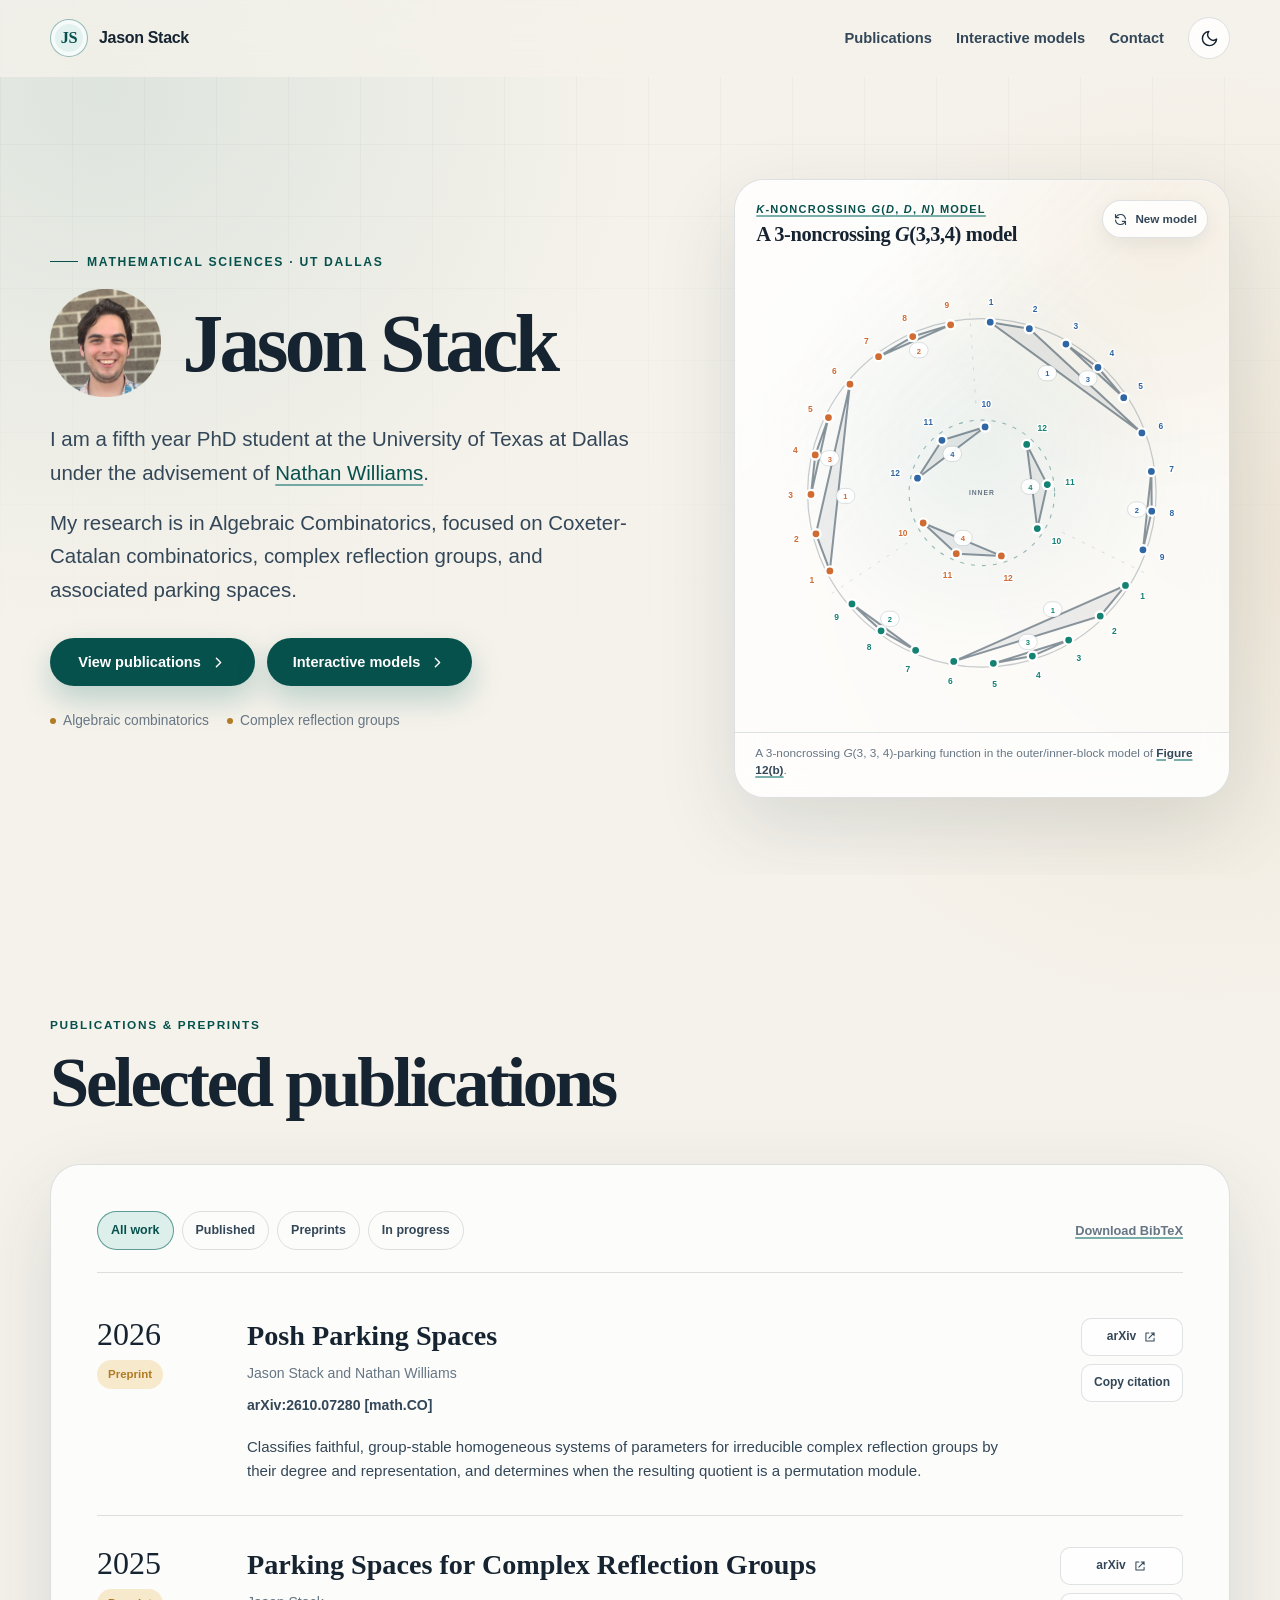
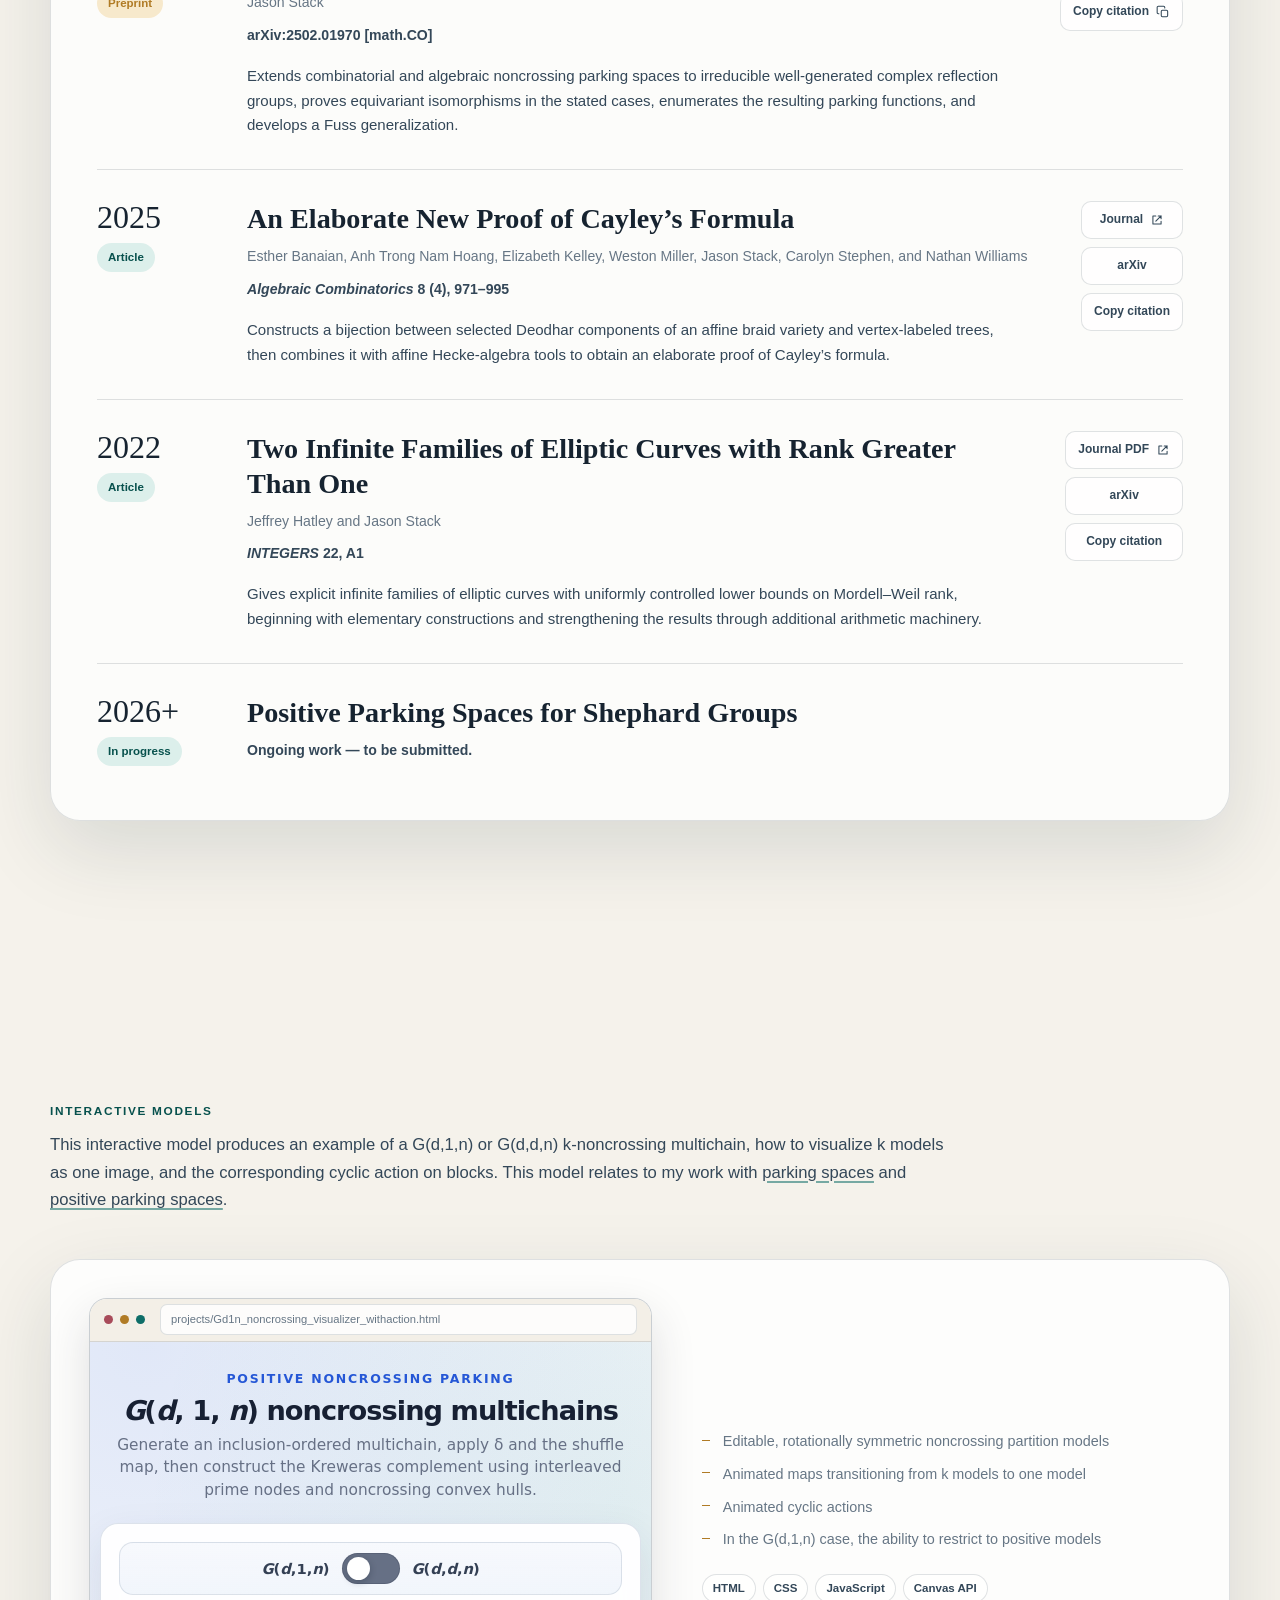
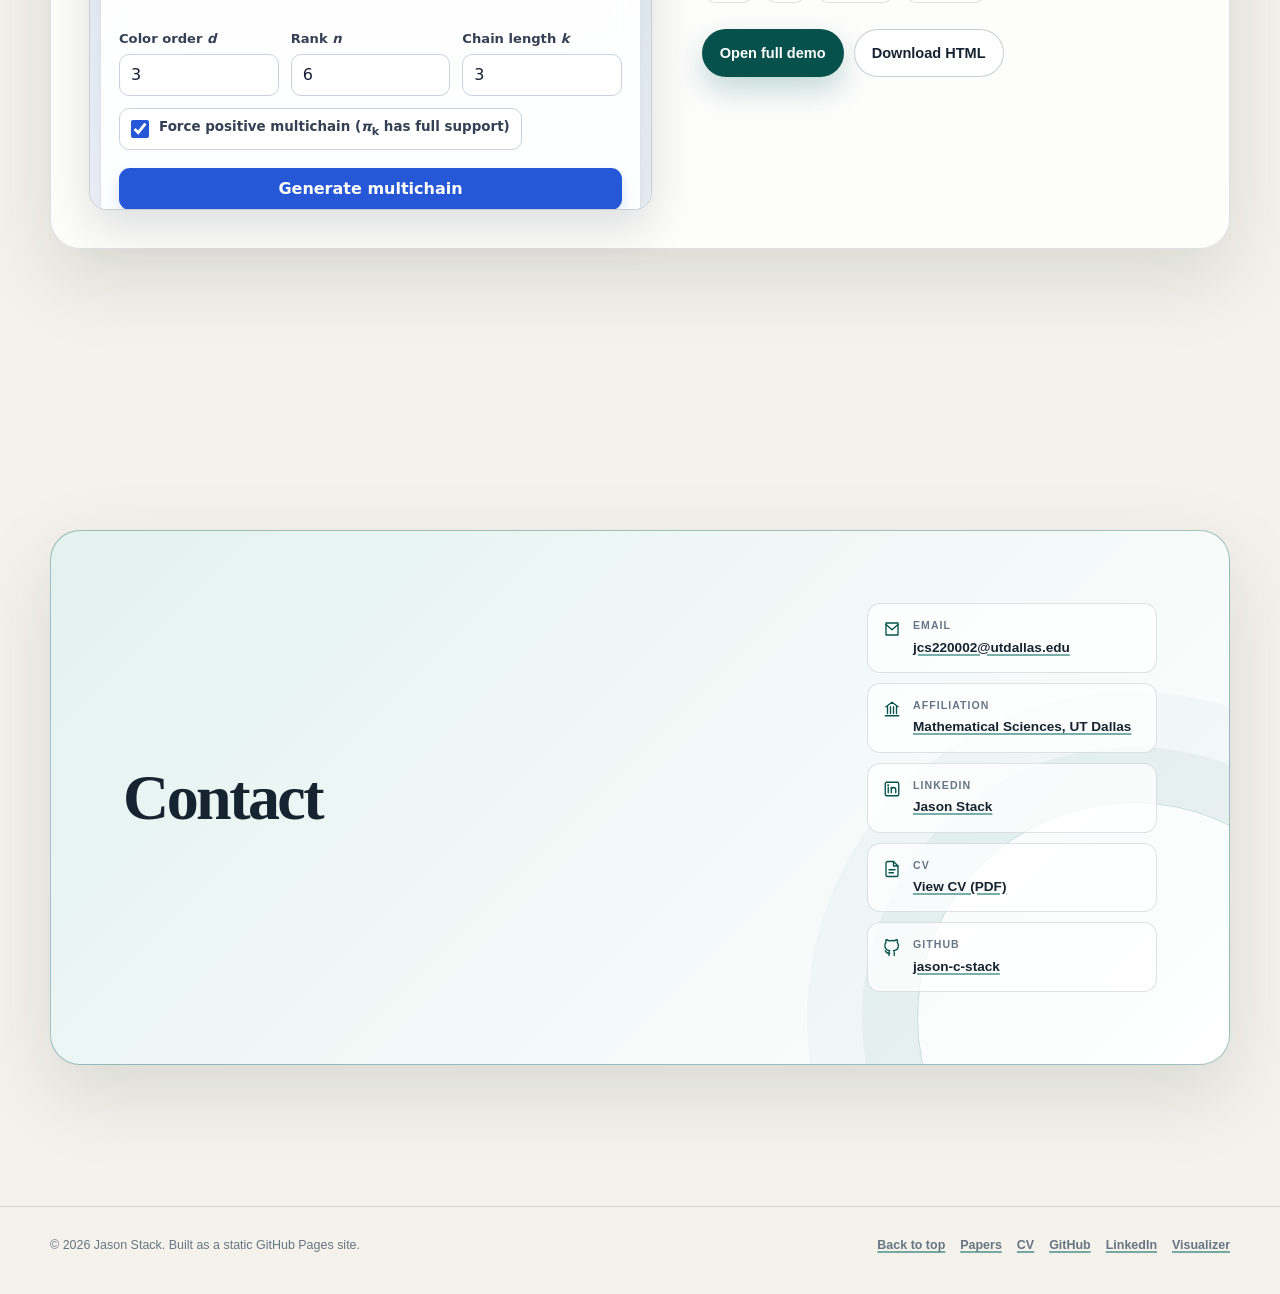
<file: index.html>
<!doctype html>
<html lang="en">
<head>
  <meta charset="utf-8">
  <script>document.documentElement.classList.add("js");</script>
  <meta name="viewport" content="width=device-width, initial-scale=1">
  <meta name="description" content="Jason Stack, PhD student at the University of Texas at Dallas. Research in Algebraic Combinatorics, Coxeter-Catalan combinatorics, complex reflection groups, and associated parking spaces.">
  <meta name="theme-color" content="#0d6d68">
  <meta property="og:type" content="website">
  <meta property="og:title" content="Jason Stack — Mathematics Research">
  <meta property="og:description" content="Publications, preprints, and interactive models in Algebraic Combinatorics, complex reflection groups, and parking spaces.">
  <title>Jason Stack — Mathematics Research</title>
  <link rel="icon" href="assets/favicon.svg" type="image/svg+xml">
  <link rel="manifest" href="site.webmanifest">
  <link rel="stylesheet" href="assets/styles.css">
  <script type="application/ld+json">
  {
    "@context": "https://schema.org",
    "@type": "Person",
    "name": "Jason Stack",
    "affiliation": {
      "@type": "CollegeOrUniversity",
      "name": "The University of Texas at Dallas"
    },
    "email": "mailto:jcs220002@utdallas.edu",
    "jobTitle": "PhD student",
    "sameAs": ["https://www.linkedin.com/in/jason-c-stack/"],
    "knowsAbout": [
      "Algebraic combinatorics",
      "Complex reflection groups",
      "Noncrossing partitions",
      "Parking functions",
      "Braid varieties",
      "Elliptic curves"
    ]
  }
  </script>
</head>
<body>
  <a class="skip-link" href="#main-content">Skip to main content</a>

  <header class="site-header" data-site-header>
    <div class="nav-shell">
      <a class="brand" href="#top" aria-label="Jason Stack home">
        <span class="brand-mark" aria-hidden="true">JS</span>
        <span class="brand-name">Jason Stack</span>
      </a>

      <nav class="nav-links" data-nav-links aria-label="Primary navigation">
        <a href="#publications">Publications</a>
        <a href="#software">Interactive models</a>
        <a href="#contact">Contact</a>
      </nav>

      <div class="nav-actions">
        <button class="icon-button" type="button" data-theme-toggle aria-label="Switch color theme" aria-pressed="false">
          <svg data-theme-icon viewBox="0 0 24 24" fill="none" stroke="currentColor" stroke-width="1.8" stroke-linecap="round" stroke-linejoin="round" aria-hidden="true"></svg>
        </button>
        <button class="menu-button" type="button" data-menu-toggle aria-label="Open navigation" aria-expanded="false">
          <svg viewBox="0 0 24 24" fill="none" stroke="currentColor" stroke-width="1.8" stroke-linecap="round" aria-hidden="true">
            <path d="M4 7h16M4 12h16M4 17h16"/>
          </svg>
        </button>
      </div>
    </div>
  </header>

  <main id="main-content">
    <section class="hero" id="top">
      <div class="hero-shell">
        <div>
          <p class="eyebrow">Mathematical Sciences · UT Dallas</p>
          <div class="hero-identity">
            <img class="hero-portrait" src="assets/LinkedInProfPic.png" alt="Portrait of Jason Stack" width="561" height="549" fetchpriority="high" decoding="async">
            <h1>Jason Stack</h1>
          </div>
          <p class="hero-deck">
            I am a fifth year PhD student at the University of Texas at Dallas under the advisement of <a href="https://personal.utdallas.edu/~nxw170830/" target="_blank" rel="noopener noreferrer">Nathan Williams</a>.
          </p>
          <p class="hero-deck">
            My research is in Algebraic Combinatorics, focused on Coxeter-Catalan combinatorics, complex reflection groups, and associated parking spaces.
          </p>
          <div class="hero-actions">
            <a class="button button-primary" href="#publications">
              View publications
              <svg viewBox="0 0 24 24" fill="none" stroke="currentColor" stroke-width="2" stroke-linecap="round" stroke-linejoin="round" aria-hidden="true"><path d="m9 18 6-6-6-6"/></svg>
            </a>
            <a class="button button-primary" href="#software">
              Interactive models
              <svg viewBox="0 0 24 24" fill="none" stroke="currentColor" stroke-width="2" stroke-linecap="round" stroke-linejoin="round" aria-hidden="true"><path d="m9 18 6-6-6-6"/></svg>
            </a>
          </div>
          <ul class="hero-note" aria-label="Research summary">
            <li>Algebraic combinatorics</li>
            <li>Complex reflection groups</li>
          </ul>
        </div>

        <figure class="parking-model-card" data-parking-model>
          <div class="parking-model-head">
            <div>
              <a class="parking-model-kicker" href="https://arxiv.org/abs/2502.01970" target="_blank" rel="noopener noreferrer"><i>k</i>-noncrossing <i>G</i>(<i>d</i>, <i>d</i>, <i>n</i>) model</a>
              <strong id="parking-model-title">A 3-noncrossing <i>G</i>(3,3,4) model</strong>
            </div>
            <button class="model-randomize" type="button" data-model-randomize aria-label="Generate another parking-function model">
              <svg viewBox="0 0 24 24" fill="none" stroke="currentColor" stroke-width="1.8" stroke-linecap="round" stroke-linejoin="round" aria-hidden="true">
                <path d="M20 11a8.1 8.1 0 0 0-15.5-2M4 4v5h5M4 13a8.1 8.1 0 0 0 15.5 2M20 20v-5h-5"/>
              </svg>
              <span>New model</span>
            </button>
          </div>

          <div class="parking-model-stage">
            <svg class="parking-model-svg" data-parking-svg viewBox="0 0 560 560" role="img" aria-labelledby="parking-model-title parking-model-description"></svg>
          </div>

          <div class="parking-model-meta">
            <figcaption id="parking-model-description" data-model-description>
              A 3-noncrossing <i>G</i>(3, 3, 4)-parking function in the outer/inner-block model of
              <a href="https://arxiv.org/pdf/2502.01970#page=23" target="_blank" rel="noreferrer">Figure 12(b)</a>.
            </figcaption>
          </div>
        </figure>
      </div>
    </section>

    <section class="section" id="publications">
      <div class="section-shell">
        <div class="section-heading reveal">
          <div>
            <span class="section-kicker">Publications & preprints</span>
            <h2>Selected publications</h2>
          </div>
        </div>

        <div class="publications-panel reveal">
          <div class="pub-toolbar">
            <div class="pub-filters" aria-label="Filter publications">
              <button class="filter-button is-active" type="button" data-filter="all" aria-pressed="true">All work</button>
              <button class="filter-button" type="button" data-filter="published" aria-pressed="false">Published</button>
              <button class="filter-button" type="button" data-filter="preprint" aria-pressed="false">Preprints</button>
              <button class="filter-button" type="button" data-filter="in-progress" aria-pressed="false">In progress</button>
            </div>
            <a class="bib-link" href="publications.bib" download>Download BibTeX</a>
          </div>

          <div class="publication-list">
            <article class="publication-card" data-publication data-kind="preprint">
              <div class="pub-meta">
                <span class="pub-year">2026</span>
                <span class="pub-type">Preprint</span>
              </div>
              <div class="pub-body">
                <h3>Posh Parking Spaces</h3>
                <p class="pub-authors">Jason Stack and Nathan Williams</p>
                <p class="pub-venue">arXiv:2610.07280 [math.CO]</p>
                <p class="pub-summary">
                  Classifies faithful, group-stable homogeneous systems of parameters for irreducible
                  complex reflection groups by their degree and representation, and determines when
                  the resulting quotient is a permutation module.
                </p>
              </div>
              <div class="pub-actions">
                <a class="text-action" href="https://arxiv.org/abs/2610.07280" target="_blank" rel="noopener noreferrer">
                  arXiv
                  <svg viewBox="0 0 24 24" fill="none" stroke="currentColor" stroke-width="1.8" stroke-linecap="round" stroke-linejoin="round" aria-hidden="true"><path d="M14 5h5v5M10 14 19 5M19 14v5H5V5h5"/></svg>
                </a>
                <button class="copy-citation" type="button" data-citation="posh">Copy citation</button>
              </div>
            </article>

            <article id="parking-spaces" tabindex="-1" class="publication-card" data-publication data-kind="preprint">
              <div class="pub-meta">
                <span class="pub-year">2025</span>
                <span class="pub-type">Preprint</span>
              </div>
              <div class="pub-body">
                <h3>Parking Spaces for Complex Reflection Groups</h3>
                <p class="pub-authors">Jason Stack</p>
                <p class="pub-venue">arXiv:2502.01970 [math.CO]</p>
                <p class="pub-summary">
                  Extends combinatorial and algebraic noncrossing parking spaces to irreducible
                  well-generated complex reflection groups, proves equivariant isomorphisms in the
                  stated cases, enumerates the resulting parking functions, and develops a Fuss generalization.
                </p>
              </div>
              <div class="pub-actions">
                <a class="text-action" href="https://arxiv.org/abs/2502.01970" target="_blank" rel="noreferrer">
                  arXiv
                  <svg viewBox="0 0 24 24" fill="none" stroke="currentColor" stroke-width="1.8" stroke-linecap="round" stroke-linejoin="round" aria-hidden="true"><path d="M14 5h5v5M10 14 19 5M19 14v5H5V5h5"/></svg>
                </a>
                <button class="copy-citation" type="button" data-citation="parking">
                  Copy citation
                  <svg viewBox="0 0 24 24" fill="none" stroke="currentColor" stroke-width="1.8" stroke-linecap="round" stroke-linejoin="round" aria-hidden="true"><rect x="9" y="9" width="11" height="11" rx="2"/><path d="M5 15H4a2 2 0 0 1-2-2V4a2 2 0 0 1 2-2h9a2 2 0 0 1 2 2v1"/></svg>
                </button>
              </div>
            </article>

            <article class="publication-card" data-publication data-kind="published">
              <div class="pub-meta">
                <span class="pub-year">2025</span>
                <span class="pub-type">Article</span>
              </div>
              <div class="pub-body">
                <h3>An Elaborate New Proof of Cayley’s Formula</h3>
                <p class="pub-authors">Esther Banaian, Anh Trong Nam Hoang, Elizabeth Kelley, Weston Miller, Jason Stack, Carolyn Stephen, and Nathan Williams</p>
                <p class="pub-venue"><em>Algebraic Combinatorics</em> 8 (4), 971–995</p>
                <p class="pub-summary">
                  Constructs a bijection between selected Deodhar components of an affine braid
                  variety and vertex-labeled trees, then combines it with affine Hecke-algebra tools
                  to obtain an elaborate proof of Cayley’s formula.
                </p>
              </div>
              <div class="pub-actions">
                <a class="text-action" href="https://doi.org/10.5802/alco.429" target="_blank" rel="noreferrer">
                  Journal
                  <svg viewBox="0 0 24 24" fill="none" stroke="currentColor" stroke-width="1.8" stroke-linecap="round" stroke-linejoin="round" aria-hidden="true"><path d="M14 5h5v5M10 14 19 5M19 14v5H5V5h5"/></svg>
                </a>
                <a class="text-action" href="https://arxiv.org/abs/2402.07798" target="_blank" rel="noreferrer">arXiv</a>
                <button class="copy-citation" type="button" data-citation="cayley">Copy citation</button>
              </div>
            </article>

            <article class="publication-card" data-publication data-kind="published">
              <div class="pub-meta">
                <span class="pub-year">2022</span>
                <span class="pub-type">Article</span>
              </div>
              <div class="pub-body">
                <h3>Two Infinite Families of Elliptic Curves with Rank Greater Than One</h3>
                <p class="pub-authors">Jeffrey Hatley and Jason Stack</p>
                <p class="pub-venue"><em>INTEGERS</em> 22, A1</p>
                <p class="pub-summary">
                  Gives explicit infinite families of elliptic curves with uniformly controlled
                  lower bounds on Mordell–Weil rank, beginning with elementary constructions and
                  strengthening the results through additional arithmetic machinery.
                </p>
              </div>
              <div class="pub-actions">
                <a class="text-action" href="https://math.colgate.edu/~integers/w1/w1.pdf" target="_blank" rel="noreferrer">
                  Journal PDF
                  <svg viewBox="0 0 24 24" fill="none" stroke="currentColor" stroke-width="1.8" stroke-linecap="round" stroke-linejoin="round" aria-hidden="true"><path d="M14 5h5v5M10 14 19 5M19 14v5H5V5h5"/></svg>
                </a>
                <a class="text-action" href="https://arxiv.org/abs/2103.00307" target="_blank" rel="noreferrer">arXiv</a>
                <button class="copy-citation" type="button" data-citation="elliptic">Copy citation</button>
              </div>
            </article>

            <article id="positive-parking-spaces" tabindex="-1" class="publication-card" data-publication data-kind="in-progress">
              <div class="pub-meta">
                <span class="pub-year">2026+</span>
                <span class="pub-type">In progress</span>
              </div>
              <div class="pub-body">
                <h3>Positive Parking Spaces for Shephard Groups</h3>
                <p class="pub-venue">Ongoing work — to be submitted.</p>
              </div>
            </article>
          </div>
        </div>
      </div>
    </section>

    <section class="section" id="software">
      <div class="section-shell">
        <div class="section-heading section-heading-simple reveal">
          <h2 class="section-kicker section-label-heading">Interactive models</h2>
          <p>
            This interactive model produces an example of a G(d,1,n) or G(d,d,n) k-noncrossing multichain, how to visualize k models as one image, and the corresponding cyclic action on blocks.
            This model relates to my work with <a href="#parking-spaces" data-publication-link>parking spaces</a> and <a href="#positive-parking-spaces" data-publication-link>positive parking spaces</a>.
          </p>
        </div>

        <div class="project-stack">
          <article class="project-feature reveal">
            <div class="project-visual">
              <div class="browser-frame">
                <div class="browser-bar" aria-hidden="true">
                  <span class="window-dot"></span><span class="window-dot"></span><span class="window-dot"></span>
                  <span class="browser-address">projects/Gd1n_noncrossing_visualizer_withaction.html</span>
                </div>
                <iframe src="projects/Gd1n_noncrossing_visualizer_withaction.html" title="Interactive G(d,1,n) noncrossing multichain visualizer preview" loading="lazy"></iframe>
              </div>
            </div>
            <div class="project-copy">
              <ul class="project-list">
                <li>Editable, rotationally symmetric noncrossing partition models</li>
                <li>Animated maps transitioning from k models to one model</li>
                <li>Animated cyclic actions</li>
                <li>In the G(d,1,n) case, the ability to restrict to positive models</li>
              </ul>
              <div class="tech-list" aria-label="Technologies">
                <span class="tech-tag">HTML</span>
                <span class="tech-tag">CSS</span>
                <span class="tech-tag">JavaScript</span>
                <span class="tech-tag">Canvas API</span>
              </div>
              <div class="project-actions">
                <a class="button button-primary" href="projects/Gd1n_noncrossing_visualizer_withaction.html" target="_blank" rel="noreferrer">Open full demo</a>
                <a class="button button-secondary" href="projects/Gd1n_noncrossing_visualizer_withaction.html" download>Download HTML</a>
              </div>
            </div>
          </article>

        </div>
      </div>
    </section>

    <section class="section" id="contact">
      <div class="section-shell">
        <div class="contact-card reveal">
          <div class="contact-copy">
            <h2>Contact</h2>
          </div>
          <div class="contact-details">
            <div class="contact-line">
              <svg viewBox="0 0 24 24" fill="none" stroke="currentColor" stroke-width="1.8" stroke-linecap="round" stroke-linejoin="round" aria-hidden="true"><path d="M4 4h16v16H4z"/><path d="m4 6 8 7 8-7"/></svg>
              <div>
                <strong>Email</strong>
                <a href="mailto:jcs220002@utdallas.edu">jcs220002@utdallas.edu</a>
              </div>
            </div>
            <div class="contact-line">
              <svg viewBox="0 0 24 24" fill="none" stroke="currentColor" stroke-width="1.8" stroke-linecap="round" stroke-linejoin="round" aria-hidden="true"><path d="M3 21h18M6 18V9m4 9V9m4 9V9m4 9V9M4 9l8-6 8 6"/></svg>
              <div>
                <strong>Affiliation</strong>
                <a href="https://math.utdallas.edu/grad_students/stack-jason/" target="_blank" rel="noreferrer">Mathematical Sciences, UT Dallas</a>
              </div>
            </div>
            <div class="contact-line">
              <svg viewBox="0 0 24 24" fill="none" stroke="currentColor" stroke-width="1.8" stroke-linecap="round" stroke-linejoin="round" aria-hidden="true"><rect x="3" y="3" width="18" height="18" rx="2"/><path d="M7 10v7M11 17v-7m0 3a3 3 0 0 1 6 0v4"/><circle cx="7" cy="7" r=".6"/></svg>
              <div>
                <strong>LinkedIn</strong>
                <a href="https://www.linkedin.com/in/jason-c-stack/" target="_blank" rel="noopener noreferrer">Jason Stack</a>
              </div>
            </div>
            <div class="contact-line">
              <svg viewBox="0 0 24 24" fill="none" stroke="currentColor" stroke-width="1.8" stroke-linecap="round" stroke-linejoin="round" aria-hidden="true"><path d="M14 2H6a2 2 0 0 0-2 2v16a2 2 0 0 0 2 2h12a2 2 0 0 0 2-2V8z"/><path d="M14 2v6h6M8 13h8M8 17h6"/></svg>
              <div>
                <strong>CV</strong>
                <a href="assets/CV_Base.pdf" target="_blank" rel="noopener noreferrer" aria-label="View CV (PDF, opens in a new tab)" data-cv-link>View CV (PDF)</a>
              </div>
            </div>
            <div class="contact-line">
              <svg viewBox="0 0 24 24" fill="none" stroke="currentColor" stroke-width="1.8" stroke-linecap="round" stroke-linejoin="round" aria-hidden="true"><path d="M9 19c-4.3 1.4-4.3-2.5-6-3m12 6v-3.87a3.37 3.37 0 0 0-.94-2.61c3.14-.35 6.44-1.54 6.44-7A5.44 5.44 0 0 0 19 4.77 5.07 5.07 0 0 0 18.91 1S17.73.65 15 2.48a13.38 13.38 0 0 0-7 0C5.27.65 4.09 1 4.09 1A5.07 5.07 0 0 0 4 4.77a5.44 5.44 0 0 0-1.5 3.78c0 5.42 3.3 6.61 6.44 7A3.37 3.37 0 0 0 8 18.13V22"/></svg>
              <div>
                <strong>GitHub</strong>
                <a href="https://github.com/jason-c-stack" target="_blank" rel="noopener noreferrer">jason-c-stack</a>
              </div>
            </div>
          </div>
        </div>
      </div>
    </section>
  </main>

  <footer class="site-footer">
    <div class="footer-shell">
      <span>© <span data-current-year></span> Jason Stack. Built as a static GitHub Pages site.</span>
      <div class="footer-links">
        <a href="#top">Back to top</a>
        <a href="#publications">Papers</a>
        <a href="assets/CV_Base.pdf" target="_blank" rel="noopener noreferrer" aria-label="CV (PDF, opens in a new tab)" data-cv-link>CV</a>
        <a href="https://github.com/jason-c-stack" target="_blank" rel="noopener noreferrer">GitHub</a>
        <a href="https://www.linkedin.com/in/jason-c-stack/" target="_blank" rel="noopener noreferrer">LinkedIn</a>
        <a href="projects/Gd1n_noncrossing_visualizer_withaction.html">Visualizer</a>
      </div>
    </div>
  </footer>

  <div class="toast" data-toast role="status" aria-live="polite"></div>
  <script src="assets/site.js"></script>
</body>
</html>
</file>
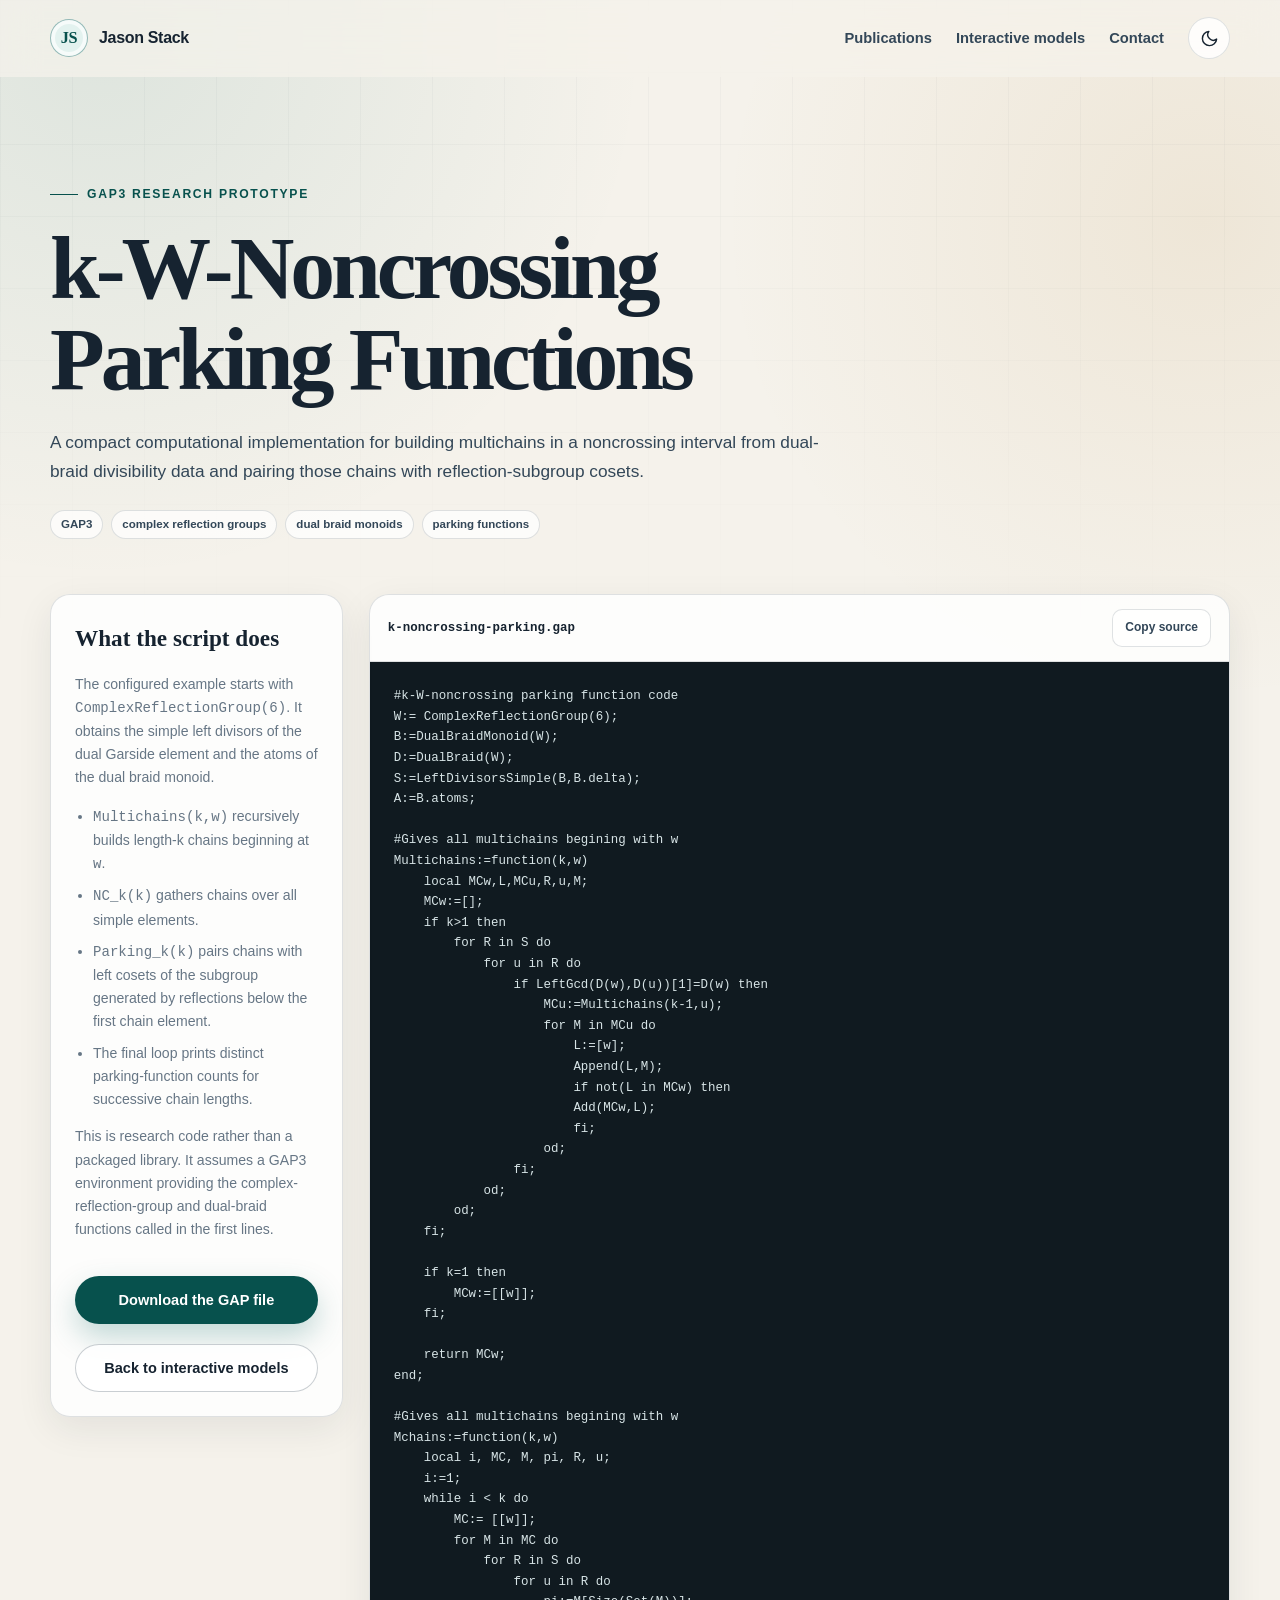
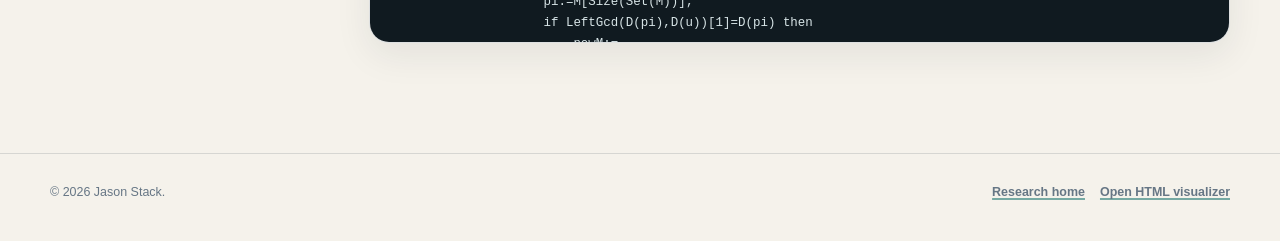
<file: projects/gap3-parking-functions.html>
<!doctype html>
<html lang="en">
<head>
  <meta charset="utf-8">
  <script>document.documentElement.classList.add("js");</script>
  <meta name="viewport" content="width=device-width, initial-scale=1">
  <meta name="description" content="GAP3 research code by Jason Stack for enumerating k-W-noncrossing multichains and parking functions.">
  <meta name="theme-color" content="#0d6d68">
  <title>k-W-Noncrossing Parking Functions — Jason Stack</title>
  <link rel="icon" href="../assets/favicon.svg" type="image/svg+xml">
  <link rel="stylesheet" href="../assets/styles.css">
</head>
<body class="project-page">
  <a class="skip-link" href="#project-content">Skip to project content</a>
  <header class="site-header" data-site-header>
    <div class="nav-shell">
      <a class="brand" href="../index.html" aria-label="Return to Jason Stack research home">
        <span class="brand-mark" aria-hidden="true">JS</span>
        <span class="brand-name">Jason Stack</span>
      </a>
      <nav class="nav-links" data-nav-links aria-label="Project navigation">
        <a href="../index.html#publications">Publications</a>
        <a href="../index.html#software">Interactive models</a>
        <a href="../index.html#contact">Contact</a>
      </nav>
      <div class="nav-actions">
        <button class="icon-button" type="button" data-theme-toggle aria-label="Switch color theme" aria-pressed="false">
          <svg data-theme-icon viewBox="0 0 24 24" fill="none" stroke="currentColor" stroke-width="1.8" stroke-linecap="round" stroke-linejoin="round" aria-hidden="true"></svg>
        </button>
        <button class="menu-button" type="button" data-menu-toggle aria-label="Open navigation" aria-expanded="false">
          <svg viewBox="0 0 24 24" fill="none" stroke="currentColor" stroke-width="1.8" stroke-linecap="round" aria-hidden="true"><path d="M4 7h16M4 12h16M4 17h16"/></svg>
        </button>
      </div>
    </div>
  </header>

  <main class="project-page-main" id="project-content">
    <div class="section-shell">
      <p class="eyebrow">GAP3 research prototype</p>
      <h1>k-W-Noncrossing Parking Functions</h1>
      <p class="project-page-deck">
        A compact computational implementation for building multichains in a noncrossing interval
        from dual-braid divisibility data and pairing those chains with reflection-subgroup cosets.
      </p>
      <div class="project-page-meta">
        <span class="tech-tag">GAP3</span>
        <span class="tech-tag">complex reflection groups</span>
        <span class="tech-tag">dual braid monoids</span>
        <span class="tech-tag">parking functions</span>
      </div>

      <div class="project-page-grid">
        <aside class="project-aside">
          <h2>What the script does</h2>
          <p>
            The configured example starts with <code>ComplexReflectionGroup(6)</code>. It obtains the
            simple left divisors of the dual Garside element and the atoms of the dual braid monoid.
          </p>
          <ul>
            <li><code>Multichains(k,w)</code> recursively builds length-k chains beginning at <code>w</code>.</li>
            <li><code>NC_k(k)</code> gathers chains over all simple elements.</li>
            <li><code>Parking_k(k)</code> pairs chains with left cosets of the subgroup generated by reflections below the first chain element.</li>
            <li>The final loop prints distinct parking-function counts for successive chain lengths.</li>
          </ul>
          <p>
            This is research code rather than a packaged library. It assumes a GAP3 environment
            providing the complex-reflection-group and dual-braid functions called in the first lines.
          </p>
          <a class="button button-primary" href="k-noncrossing-parking.gap" download>Download the GAP file</a>
          <a class="button button-secondary" href="../index.html#software">Back to interactive models</a>
        </aside>

        <section class="code-panel" aria-label="Full GAP3 source code">
          <div class="code-panel-head">
            <strong>k-noncrossing-parking.gap</strong>
            <button class="copy-citation" type="button" data-copy-target="#gap-source">Copy source</button>
          </div>
          <pre><code id="gap-source">#k-W-noncrossing parking function code
W:= ComplexReflectionGroup(6);
B:=DualBraidMonoid(W);
D:=DualBraid(W);
S:=LeftDivisorsSimple(B,B.delta);
A:=B.atoms;

#Gives all multichains begining with w
Multichains:=function(k,w)
    local MCw,L,MCu,R,u,M;
    MCw:=[];
    if k&gt;1 then
        for R in S do 
            for u in R do
                if LeftGcd(D(w),D(u))[1]=D(w) then 
                    MCu:=Multichains(k-1,u);
                    for M in MCu do 
                        L:=[w];
                        Append(L,M);
                        if not(L in MCw) then 
                        Add(MCw,L);
                        fi;
                    od;
                fi;
            od;
        od;
    fi;

    if k=1 then
        MCw:=[[w]];
    fi;

    return MCw;
end;

#Gives all multichains begining with w
Mchains:=function(k,w)
	local i, MC, M, pi, R, u;
	i:=1;
	while i &lt; k do 
		MC:= [[w]];
		for M in MC do 
			for R in S do 
				for u in R do
					pi:=M[Size(Set(M))];
					if LeftGcd(D(pi),D(u))[1]=D(pi) then 
						newM:=
						Add(MC,u);
					fi;
				od;
			od;
		od;
	i:=i+1;
	od;

	return MC;
end;

#Uses Multichains function to give all k-multichains 
NC_k:=function(k)
	local NC,R,u,MCu;
	NC:=[];
	for R in S do
		for u in R do
			MCu:=Multichains(k,u);
			Add(NC,MCu);
		od;
	od;
	return NC;
end;


#Gives all k parking functions as a list of entries [wW_x,x,x_1,...,x_{k-1}] of cosets and k-chains

Parking_k:=function(k)
	local P,R,u,MC,TNC,t,G,Wu,LC,L,c,Lc;
	P:=[];
	for R in S do
		for u in R do
			MC:=Multichains(k,u);
			TNC:=[]; #List the reflections below u 
			for t in A do 
				G:=LeftGcd(D(t),D(u));
				if G[1]=D(t) then
					Add(TNC,t);
				fi;
			od;
			Wu:=Subgroup(W,TNC);
			LC:=LeftCosets(W,Wu);
			for L in LC do
				for c in MC do
					Lc:=[L];
					Append(Lc,c);
					Add(P,Lc);
				od;
			od;
		od;
	od;
	return P;
end;

count:=0;
for R in S do 
	for j in R do 
		count:=count+1;
	od;
od;

for k in [1..count] do 
	Print(Size(Set(Parking_k(k))),&quot;\n&quot;,k,&quot;\n&quot;);
od;


</code></pre>
        </section>
      </div>
    </div>
  </main>

  <footer class="site-footer">
    <div class="footer-shell">
      <span>© <span data-current-year></span> Jason Stack.</span>
      <div class="footer-links">
        <a href="../index.html">Research home</a>
        <a href="Gd1n_noncrossing_visualizer_withaction.html">Open HTML visualizer</a>
      </div>
    </div>
  </footer>
  <div class="toast" data-toast role="status" aria-live="polite"></div>
  <script src="../assets/site.js"></script>
</body>
</html>
</file>
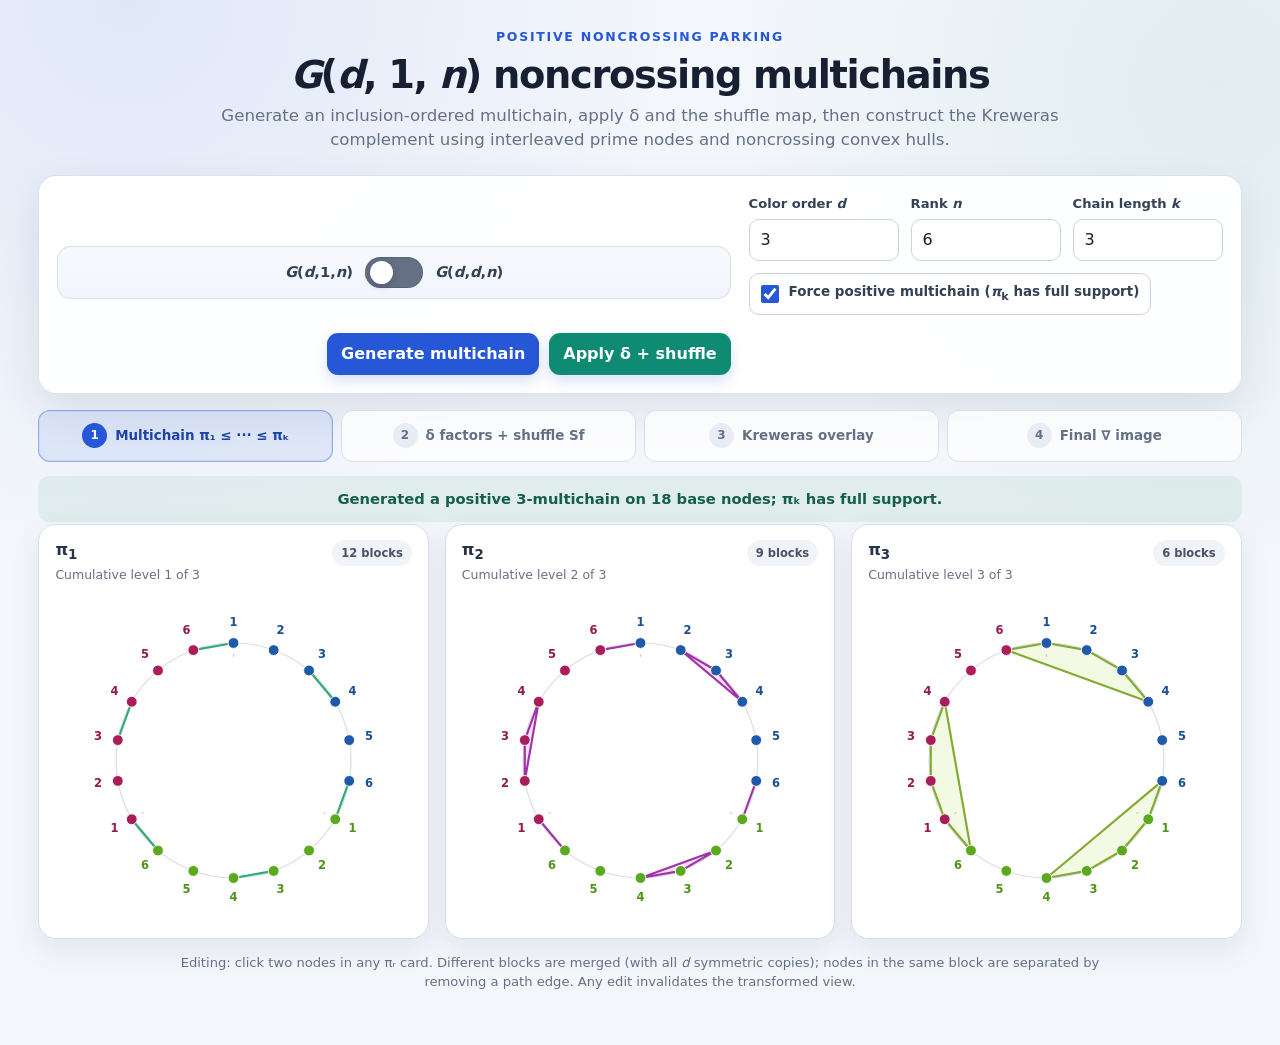
<file: projects/Gd1n_noncrossing_visualizer_withaction.html>
<!DOCTYPE html>
<!-- Color-class revision: plain node labels; shuffle colors persist through Kreweras views. -->
<html lang="en">
<head>
  <meta charset="UTF-8">
  <meta name="viewport" content="width=device-width, initial-scale=1.0">
  <title>G(d,1,n) / G(d,d,n) Noncrossing Multichain Visualizer</title>
  <style>
    :root {
      --ink: #172033;
      --muted: #667085;
      --line: #d9e0ea;
      --panel: rgba(255, 255, 255, 0.94);
      --panel-strong: #ffffff;
      --page: #f3f6fb;
      --primary: #2557d6;
      --primary-dark: #1d43a5;
      --shuffle: #0f8a73;
      --shuffle-dark: #0b6e5b;
      --kreweras: #9a5a08;
      --kreweras-dark: #734306;
      --final: #2949a7;
      --danger: #b42318;
      --success: #137a54;
      --shadow: 0 16px 42px rgba(31, 48, 78, 0.10);
      --radius: 18px;
    }

    * { box-sizing: border-box; }

    [hidden] { display: none !important; }

    body {
      margin: 0;
      color: var(--ink);
      background:
        radial-gradient(circle at 10% 0%, rgba(37, 87, 214, 0.09), transparent 34rem),
        radial-gradient(circle at 95% 8%, rgba(15, 138, 115, 0.08), transparent 30rem),
        var(--page);
      font-family: Inter, ui-sans-serif, system-ui, -apple-system, BlinkMacSystemFont, "Segoe UI", sans-serif;
      line-height: 1.45;
    }

    button, input { font: inherit; }

    .page {
      width: min(1500px, 100%);
      margin: 0 auto;
      padding: 28px clamp(14px, 3vw, 44px) 54px;
    }

    .hero {
      display: grid;
      gap: 8px;
      margin: 0 auto 22px;
      text-align: center;
    }

    .eyebrow {
      margin: 0;
      color: var(--primary);
      font-size: 0.78rem;
      font-weight: 800;
      letter-spacing: 0.14em;
      text-transform: uppercase;
    }

    h1 {
      margin: 0;
      font-size: clamp(1.7rem, 3vw, 2.6rem);
      line-height: 1.1;
      letter-spacing: -0.035em;
    }

    .subtitle {
      max-width: 880px;
      margin: 0 auto;
      color: var(--muted);
      font-size: clamp(0.96rem, 1.3vw, 1.08rem);
    }

    .control-panel {
      display: grid;
      grid-template-columns: minmax(260px, 1fr) auto;
      gap: 18px;
      align-items: end;
      padding: 18px;
      border: 1px solid rgba(217, 224, 234, 0.92);
      border-radius: var(--radius);
      background: var(--panel);
      box-shadow: var(--shadow);
      backdrop-filter: blur(12px);
    }

    .parameter-grid {
      display: grid;
      grid-template-columns: repeat(3, minmax(92px, 150px));
      gap: 12px;
    }

    .field {
      display: grid;
      gap: 6px;
      text-align: left;
    }

    .field label {
      color: #344054;
      font-size: 0.82rem;
      font-weight: 750;
    }

    .field input {
      width: 100%;
      min-height: 42px;
      padding: 8px 11px;
      border: 1px solid #c8d1df;
      border-radius: 10px;
      background: #fff;
      color: var(--ink);
      outline: none;
      transition: border-color 160ms ease, box-shadow 160ms ease;
    }

    .field input:focus {
      border-color: var(--primary);
      box-shadow: 0 0 0 4px rgba(37, 87, 214, 0.12);
    }

    .positivity-toggle {
      grid-column: 1 / -1;
      min-height: 42px;
      display: inline-flex;
      align-items: center;
      gap: 10px;
      width: fit-content;
      padding: 8px 11px;
      border: 1px solid #c8d1df;
      border-radius: 10px;
      color: #344054;
      background: #fff;
      font-size: 0.84rem;
      font-weight: 720;
      cursor: pointer;
      user-select: none;
    }

    .positivity-toggle input {
      width: 18px;
      height: 18px;
      margin: 0;
      accent-color: var(--primary);
      cursor: pointer;
    }

    .positivity-toggle:has(input:focus-visible) {
      border-color: var(--primary);
      box-shadow: 0 0 0 4px rgba(37, 87, 214, 0.12);
    }

    .positivity-toggle:has(input:disabled) {
      cursor: not-allowed;
      opacity: 0.58;
    }

    .actions {
      display: flex;
      flex-wrap: wrap;
      justify-content: flex-end;
      gap: 10px;
    }

    button {
      min-height: 42px;
      border: 0;
      border-radius: 11px;
      padding: 9px 14px;
      color: #fff;
      background: var(--primary);
      font-weight: 750;
      cursor: pointer;
      box-shadow: 0 6px 14px rgba(37, 87, 214, 0.18);
      transition: transform 140ms ease, filter 140ms ease, opacity 140ms ease, box-shadow 140ms ease;
    }

    button:hover:not(:disabled) {
      transform: translateY(-1px);
      filter: brightness(0.97);
      box-shadow: 0 9px 20px rgba(37, 87, 214, 0.23);
    }

    button:active:not(:disabled) { transform: translateY(0); }

    button:focus-visible {
      outline: 3px solid rgba(37, 87, 214, 0.30);
      outline-offset: 2px;
    }

    button:disabled {
      cursor: not-allowed;
      opacity: 0.46;
      box-shadow: none;
    }

    .btn-shuffle { background: var(--shuffle); }
    .btn-secondary {
      color: #344054;
      background: #eef2f7;
      box-shadow: none;
    }
    .btn-kreweras { background: var(--kreweras); }
    .btn-final { background: var(--final); }

    .pipeline {
      display: grid;
      grid-template-columns: repeat(4, minmax(0, 1fr));
      gap: 8px;
      margin: 16px 0 0;
      padding: 0;
      list-style: none;
    }

    .pipeline li {
      position: relative;
      min-height: 52px;
      display: flex;
      align-items: center;
      justify-content: center;
      gap: 8px;
      padding: 9px 10px;
      border: 1px solid var(--line);
      border-radius: 12px;
      color: var(--muted);
      background: rgba(255, 255, 255, 0.72);
      font-size: 0.84rem;
      font-weight: 720;
      text-align: center;
      transition: 220ms ease;
    }

    .pipeline .step-number {
      display: inline-grid;
      place-items: center;
      width: 25px;
      height: 25px;
      flex: 0 0 25px;
      border-radius: 50%;
      color: #667085;
      background: #e8edf5;
      font-size: 0.75rem;
    }

    .pipeline li.complete {
      border-color: rgba(19, 122, 84, 0.28);
      color: #16634a;
      background: rgba(19, 122, 84, 0.07);
    }

    .pipeline li.complete .step-number {
      color: #fff;
      background: var(--success);
    }

    .pipeline li.active {
      border-color: rgba(37, 87, 214, 0.42);
      color: var(--primary-dark);
      background: rgba(37, 87, 214, 0.09);
      box-shadow: inset 0 0 0 1px rgba(37, 87, 214, 0.07);
    }

    .pipeline li.active .step-number {
      color: #fff;
      background: var(--primary);
    }

    #status-message {
      min-height: 46px;
      display: flex;
      align-items: center;
      justify-content: center;
      margin: 14px 0 2px;
      padding: 9px 13px;
      border-radius: 12px;
      color: #344054;
      font-size: 0.92rem;
      font-weight: 650;
      text-align: center;
    }

    #status-message[data-tone="info"] { background: rgba(37, 87, 214, 0.07); }
    #status-message[data-tone="success"] { color: #145f47; background: rgba(19, 122, 84, 0.08); }
    #status-message[data-tone="warning"] { color: #7a4707; background: rgba(154, 90, 8, 0.09); }
    #status-message[data-tone="error"] { color: var(--danger); background: rgba(180, 35, 24, 0.08); }

    #canvas-container {
      display: grid;
      grid-template-columns: repeat(auto-fit, minmax(min(320px, 100%), 1fr));
      gap: 16px;
      align-items: start;
      transition: opacity 280ms ease, filter 280ms ease;
    }

    #canvas-container.is-background {
      opacity: 0.42;
      filter: saturate(0.72);
    }

    .canvas-wrapper {
      min-width: 0;
      overflow: hidden;
      border: 1px solid var(--line);
      border-radius: var(--radius);
      background: var(--panel-strong);
      box-shadow: 0 10px 30px rgba(31, 48, 78, 0.08);
    }

    .card-head {
      display: flex;
      align-items: flex-start;
      justify-content: space-between;
      gap: 12px;
      padding: 15px 16px 10px;
      text-align: left;
    }

    .card-title {
      margin: 0;
      color: #27334a;
      font-size: 1rem;
      line-height: 1.25;
    }

    .card-kicker {
      margin: 3px 0 0;
      color: var(--muted);
      font-size: 0.78rem;
    }

    .block-badge {
      flex: 0 0 auto;
      border-radius: 999px;
      padding: 5px 9px;
      color: #475467;
      background: #f0f3f8;
      font-size: 0.72rem;
      font-weight: 760;
      white-space: nowrap;
    }

    .canvas-scroll {
      width: 100%;
      overflow: auto;
      padding: 0 10px 12px;
      scrollbar-width: thin;
    }

    canvas {
      display: block;
      max-width: none;
      margin: 0 auto;
      border-radius: 14px;
      background: #fff;
      touch-action: manipulation;
    }

    .chain-canvas { cursor: crosshair; }

    #single-model-container {
      margin-top: 18px;
      transition: opacity 220ms ease, transform 220ms ease;
    }

    #single-model-container[hidden] { display: none; }

    #single-model-container.entering {
      opacity: 0;
      transform: translateY(8px);
    }

    .single-card {
      border-color: rgba(15, 138, 115, 0.30);
      box-shadow: 0 18px 48px rgba(21, 55, 92, 0.12);
    }

    .single-card .card-head {
      align-items: center;
      border-bottom: 1px solid #edf1f6;
      padding-bottom: 13px;
    }

    .single-heading-wrap { min-width: 0; }

    .single-toolbar {
      display: flex;
      flex-wrap: wrap;
      justify-content: flex-end;
      gap: 8px;
    }

    .single-toolbar button {
      min-height: 37px;
      padding: 7px 11px;
      font-size: 0.82rem;
    }

    .legend {
      display: flex;
      flex-wrap: wrap;
      justify-content: center;
      gap: 8px 15px;
      padding: 0 14px 14px;
      color: #536076;
      font-size: 0.78rem;
    }

    .legend-item {
      display: inline-flex;
      align-items: center;
      gap: 6px;
    }

    .legend-swatch {
      width: 18px;
      height: 8px;
      border-radius: 999px;
      border: 1px solid rgba(23, 32, 51, 0.16);
      background: #d7dfed;
    }

    .legend-swatch.complement {
      border-color: #2f69b0;
      background: rgba(233, 181, 61, 0.65);
    }

    .diagnostics {
      display: flex;
      flex-wrap: wrap;
      justify-content: center;
      gap: 7px;
      padding: 0 14px 15px;
    }

    .check-chip {
      border: 1px solid rgba(19, 122, 84, 0.22);
      border-radius: 999px;
      padding: 5px 9px;
      color: #146046;
      background: rgba(19, 122, 84, 0.06);
      font-size: 0.72rem;
      font-weight: 720;
    }

    .check-chip.fail {
      border-color: rgba(180, 35, 24, 0.22);
      color: var(--danger);
      background: rgba(180, 35, 24, 0.06);
    }

    .hint {
      margin: 14px auto 0;
      max-width: 980px;
      color: var(--muted);
      font-size: 0.82rem;
      text-align: center;
    }

    @media (max-width: 900px) {
      .control-panel { grid-template-columns: 1fr; }
      .actions { justify-content: flex-start; }
      .single-card .card-head { align-items: flex-start; flex-direction: column; }
      .single-toolbar { justify-content: flex-start; }
    }

    @media (max-width: 650px) {
      .page { padding-inline: 10px; }
      .parameter-grid { grid-template-columns: repeat(3, 1fr); }
      .pipeline { grid-template-columns: repeat(2, minmax(0, 1fr)); }
      button { width: 100%; }
      .actions { display: grid; grid-template-columns: 1fr; width: 100%; }
      .single-toolbar { display: grid; grid-template-columns: 1fr; width: 100%; }
    }

    @media (prefers-reduced-motion: reduce) {
      *, *::before, *::after {
        scroll-behavior: auto !important;
        transition-duration: 0.001ms !important;
        animation-duration: 0.001ms !important;
      }
    }


    .group-mode-selector {
      display: flex;
      align-items: center;
      justify-content: center;
      gap: 12px;
      padding: 10px 14px;
      margin-bottom: 16px;
      border: 1px solid rgba(79, 98, 130, 0.16);
      border-radius: 14px;
      background: linear-gradient(180deg, rgba(247, 249, 253, 0.96), rgba(239, 244, 251, 0.86));
      font-weight: 760;
      color: #344054;
    }

    .group-mode-selector .mode-label {
      min-width: 92px;
      font-size: 0.92rem;
    }

    .group-mode-selector .mode-label:first-child { text-align: right; }
    .group-mode-selector .mode-label:last-child { text-align: left; }

    .mode-switch {
      position: relative;
      display: inline-flex;
      width: 58px;
      height: 31px;
      flex: 0 0 auto;
    }

    .mode-switch input {
      position: absolute;
      opacity: 0;
      pointer-events: none;
    }

    .mode-switch-track {
      position: absolute;
      inset: 0;
      border-radius: 999px;
      background: #667085;
      box-shadow: inset 0 0 0 1px rgba(16, 24, 40, 0.15);
      cursor: pointer;
      transition: background 180ms ease, box-shadow 180ms ease;
    }

    .mode-switch-track::after {
      content: "";
      position: absolute;
      width: 23px;
      height: 23px;
      top: 4px;
      left: 5px;
      border-radius: 50%;
      background: #fff;
      box-shadow: 0 2px 7px rgba(16, 24, 40, 0.28);
      transition: transform 180ms ease;
    }

    .mode-switch input:checked + .mode-switch-track {
      background: #7f56d9;
      box-shadow: inset 0 0 0 1px rgba(88, 52, 163, 0.32);
    }

    .mode-switch input:checked + .mode-switch-track::after {
      transform: translateX(25px);
    }

    .mode-switch input:focus-visible + .mode-switch-track {
      outline: 3px solid rgba(127, 86, 217, 0.28);
      outline-offset: 3px;
    }

    .mode-switch input:disabled + .mode-switch-track {
      opacity: 0.55;
      cursor: not-allowed;
    }

    .gdd-mode-note {
      width: min(760px, 100%);
      margin: 0 auto 14px;
      padding: 9px 12px;
      border-radius: 12px;
      background: rgba(127, 86, 217, 0.08);
      color: #5b3e9e;
      font-size: 0.86rem;
      line-height: 1.45;
    }

    .gdd-action-button {
      background: linear-gradient(135deg, #7f56d9, #6941c6);
    }

    .gdd-action-button:hover:not(:disabled) {
      background: linear-gradient(135deg, #6941c6, #53389e);
    }

    .legend-swatch.outer-block { background: rgba(55, 111, 177, 0.24); border-color: rgba(40, 99, 164, 0.95); }
    .legend-swatch.inner-block { background: rgba(230, 174, 49, 0.24); border-color: rgba(184, 128, 16, 0.95); }
    .legend-swatch.annular-block { background: rgba(127, 86, 217, 0.20); border-color: rgba(105, 65, 198, 0.95); }
    .legend-swatch.zero-block { background: rgba(71, 84, 103, 0.18); border-color: rgba(52, 64, 84, 0.95); }

  </style>
</head>
<body>
  <main class="page">
    <header class="hero">
      <p class="eyebrow">Positive noncrossing parking</p>
      <h1 id="hero-title"><i>G</i>(<i>d</i>, 1, <i>n</i>) noncrossing multichains</h1>
      <p id="hero-subtitle" class="subtitle">
        Generate an inclusion-ordered multichain, apply δ and the shuffle map, then construct the
        Kreweras complement using interleaved prime nodes and noncrossing convex hulls.
      </p>
    </header>

    <section class="control-panel" aria-label="Visualizer controls">
      <div class="group-mode-selector" role="group" aria-label="Reflection group family">
        <span class="mode-label"><i>G</i>(<i>d</i>,1,<i>n</i>)</span>
        <label class="mode-switch" for="group-mode" title="Switch reflection-group family">
          <input type="checkbox" id="group-mode" aria-label="Use G(d,d,n) mode">
          <span class="mode-switch-track" aria-hidden="true"></span>
        </label>
        <span class="mode-label"><i>G</i>(<i>d</i>,<i>d</i>,<i>n</i>)</span>
      </div>
      <p id="gdd-mode-note" class="gdd-mode-note" hidden></p>
      <div class="parameter-grid">
        <div class="field">
          <label for="d_val">Color order <i>d</i></label>
          <input type="number" id="d_val" value="3" min="1" max="12" inputmode="numeric">
        </div>
        <div class="field">
          <label for="n_val">Rank <i>n</i></label>
          <input type="number" id="n_val" value="6" min="1" max="30" inputmode="numeric">
        </div>
        <div class="field">
          <label for="k_val">Chain length <i>k</i></label>
          <input type="number" id="k_val" value="3" min="1" max="12" inputmode="numeric">
        </div>
        <label id="positive-mode-wrap" class="positivity-toggle" for="positive-mode">
          <input type="checkbox" id="positive-mode" checked>
          <span>Force positive multichain (<i>π</i><sub>k</sub> has full support)</span>
        </label>
      </div>
      <div class="actions">
        <button id="generate-btn" type="button">Generate multichain</button>
        <button id="shuffle-btn" class="btn-shuffle" type="button">Apply δ + shuffle</button>
        <button id="labels-btn" class="btn-secondary" type="button" hidden>Labels: 1…<i>n</i></button>
      </div>
    </section>

    <ol class="pipeline" aria-label="Transformation stages">
      <li id="pipeline-chain" data-stage="chain" class="active"><span class="step-number">1</span><span class="stage-label">Multichain π₁ ≤ ··· ≤ πₖ</span></li>
      <li id="pipeline-shuffle" data-stage="shuffle"><span class="step-number">2</span><span class="stage-label">δ factors + shuffle Sf</span></li>
      <li id="pipeline-overlay" data-stage="overlay"><span class="step-number">3</span><span class="stage-label">Kreweras overlay</span></li>
      <li id="pipeline-final" data-stage="final"><span class="step-number">4</span><span class="stage-label">Final ∇ image</span></li>
    </ol>

    <div id="status-message" role="status" aria-live="polite" data-tone="info"></div>

    <section id="canvas-container" aria-label="Noncrossing multichain"></section>

    <section id="single-model-container" aria-label="Transformed model" hidden></section>

    <p id="editing-hint" class="hint">
      Editing: click two nodes in any πᵣ card. Different blocks are merged (with all <i>d</i> symmetric copies);
      nodes in the same block are separated by removing a path edge. Any edit invalidates the transformed view.
    </p>
  </main>

  <script>
    "use strict";

    const MAX_BASE_NODES = 180;
    const MAX_SHUFFLED_NODES = 480;
    const TAU = Math.PI * 2;
    const REDUCED_MOTION = window.matchMedia && window.matchMedia("(prefers-reduced-motion: reduce)").matches;

    let d_global = 3;
    // rank_global is the input rank. In G(d,d,n) mode, n_global stores n-1,
    // the number of outer values in the Bessis-Corran model.
    let rank_global = 6;
    let n_global = 6;
    let k_global = 3;
    let N_global = 18;
    let groupType = "gd1";

    // G(d,d,n) base-model and annular-action state.
    let gddCentralAnchor = null;
    let gddCentralAttachStep = null;
    let gddBaseCase = "inner";
    let gddGeneratedRanks = [];
    let gddDiskPositions = [];
    let gddActionBlocks = null;
    let gddActionInitialKey = "";
    let gddActionStep = 0;

    // Each entry stores edge representatives introduced at that step. Every representative
    // is expanded through all d cyclic shifts when a partition is reconstructed.
    let multichainEdges = [];
    let selectedNode = null;
    let isAnimating = false;
    let useKNLabels = false;

    let baseOrder = [];
    let baseRank = [];
    let superscriptOrder = [];
    let chainRenderCache = [];

    let currentView = "chain";
    let transformData = null;
    let singleCanvas = null;
    let singleLogicalSize = 0;

    // State for either the positive three-case action or the unrestricted Z_kh rotation.
    let kActionPermutation = null;
    let kActionBlocks = null;
    let kActionInitialPermutation = null;
    let kActionStep = 0;
    let kActionLastCase = null;
    let kActionNextCase = null;
    let kActionIssue = "";

    const statusDiv = document.getElementById("status-message");
    const chainContainer = document.getElementById("canvas-container");
    const singleContainer = document.getElementById("single-model-container");
    const generateButton = document.getElementById("generate-btn");
    const shuffleButton = document.getElementById("shuffle-btn");
    const labelsButton = document.getElementById("labels-btn");
    const positiveModeCheckbox = document.getElementById("positive-mode");
    const positiveModeWrap = document.getElementById("positive-mode-wrap");
    const groupModeCheckbox = document.getElementById("group-mode");
    const gddModeNote = document.getElementById("gdd-mode-note");
    const heroTitle = document.getElementById("hero-title");
    const heroSubtitle = document.getElementById("hero-subtitle");
    const editingHint = document.getElementById("editing-hint");

    function isGddMode() {
      return groupType === "gdd";
    }

    function positiveModeEnabled() {
      return positiveModeCheckbox.checked;
    }

    class DisjointSet {
      constructor(size) {
        this.parent = Array.from({ length: size }, (_, i) => i);
        this.rank = new Array(size).fill(0);
      }

      find(i) {
        if (this.parent[i] !== i) this.parent[i] = this.find(this.parent[i]);
        return this.parent[i];
      }

      union(a, b) {
        let ra = this.find(a);
        let rb = this.find(b);
        if (ra === rb) return false;
        if (this.rank[ra] < this.rank[rb]) [ra, rb] = [rb, ra];
        this.parent[rb] = ra;
        if (this.rank[ra] === this.rank[rb]) this.rank[ra] += 1;
        return true;
      }

      clone() {
        const copy = new DisjointSet(this.parent.length);
        copy.parent = this.parent.slice();
        copy.rank = this.rank.slice();
        return copy;
      }

      blocks(orderRank = null) {
        const map = new Map();
        for (let i = 0; i < this.parent.length; i += 1) {
          const root = this.find(i);
          if (!map.has(root)) map.set(root, []);
          map.get(root).push(i);
        }
        const blocks = Array.from(map.values());
        if (orderRank) {
          blocks.forEach(block => block.sort((a, b) => orderRank[a] - orderRank[b]));
          blocks.sort((a, b) => orderRank[a[0]] - orderRank[b[0]]);
        } else {
          blocks.forEach(block => block.sort((a, b) => a - b));
          blocks.sort((a, b) => a[0] - b[0]);
        }
        return blocks;
      }
    }

    function clamp(min, value, max) {
      return Math.max(min, Math.min(max, value));
    }

    function mod(value, modulus) {
      return ((value % modulus) + modulus) % modulus;
    }

    function shuffleArray(values) {
      const result = values.slice();
      for (let i = result.length - 1; i > 0; i -= 1) {
        const j = Math.floor(Math.random() * (i + 1));
        [result[i], result[j]] = [result[j], result[i]];
      }
      return result;
    }

    function setStatus(message, tone = "info") {
      statusDiv.textContent = message;
      statusDiv.dataset.tone = tone;
    }

    function updateTransformationControls() {
      // The transformation is a forward workflow. Regenerating or editing the
      // chain restores its first button; there are no redundant view toggles.
      shuffleButton.hidden = Boolean(transformData) && currentView !== "chain";
      labelsButton.hidden = true;
      const stages = {
        "view-overlay-btn": "shuffle",
        "view-final-btn": "overlay",
        "k-action-btn": "final",
        "gdd-action-btn": "gdd-annulus"
      };
      for (const [id, stage] of Object.entries(stages)) {
        const button = document.getElementById(id);
        if (button) button.hidden = currentView !== stage;
      }
    }

    function setPipeline(stage) {
      updateTransformationControls();
      const order = ["chain", "shuffle", "overlay", "final"];
      const activeIndex = order.indexOf(stage);
      document.querySelectorAll(".pipeline li").forEach(item => {
        const index = order.indexOf(item.dataset.stage);
        item.classList.toggle("active", index === activeIndex);
        item.classList.toggle("complete", index < activeIndex);
      });
    }

    function setButtonsDisabled(disabled) {
      updateTransformationControls();
      generateButton.disabled = disabled;
      shuffleButton.disabled = disabled || multichainEdges.length === 0;
      labelsButton.disabled = disabled;
      positiveModeCheckbox.disabled = disabled || isGddMode();
      groupModeCheckbox.disabled = disabled;
      document.querySelectorAll("#single-model-container button").forEach(button => {
        button.disabled = disabled;
      });
      const kActionButton = document.getElementById("k-action-btn");
      if (kActionButton) {
        kActionButton.disabled = disabled || currentView !== "final" ||
          !kActionPermutation || Boolean(kActionIssue);
      }
      const gddActionButton = document.getElementById("gdd-action-btn");
      if (gddActionButton) {
        gddActionButton.disabled = disabled || !transformData || !isGddMode();
      }
    }

    function getSuperscriptOrder(d) {
      if (d <= 1) return [1];
      const order = [1];
      for (let superscript = d; superscript >= 2; superscript -= 1) order.push(superscript);
      return order;
    }

    // Internal node id: (superscript - 1) * n + (value - 1).
    // Display order is the paper's clockwise order: superscripts 1, d, d-1, ..., 2.
    function buildBaseOrder(n, d) {
      const order = [];
      const superscripts = getSuperscriptOrder(d);
      for (const superscript of superscripts) {
        for (let value = 0; value < n; value += 1) {
          order.push((superscript - 1) * n + value);
        }
      }
      return { order, superscripts };
    }

    function buildRank(order, size) {
      const rank = new Array(size);
      order.forEach((node, index) => { rank[node] = index; });
      return rank;
    }

    function rotateNode(node, shift) {
      const value = node % n_global;
      const superscriptZero = Math.floor(node / n_global);
      return mod(superscriptZero + shift, d_global) * n_global + value;
    }

    function normalizedPair(a, b) {
      return a < b ? [a, b] : [b, a];
    }

    function edgeOrbitKey(edge) {
      const keys = [];
      for (let shift = 0; shift < d_global; shift += 1) {
        const [a, b] = normalizedPair(rotateNode(edge[0], shift), rotateNode(edge[1], shift));
        keys.push(`${a}:${b}`);
      }
      return Array.from(new Set(keys)).sort().join("|");
    }

    function addSymmetricEdge(dsu, edge) {
      let changed = false;
      for (let shift = 0; shift < d_global; shift += 1) {
        changed = dsu.union(rotateNode(edge[0], shift), rotateNode(edge[1], shift)) || changed;
      }
      return changed;
    }

    function partitionAt(step, extraEdge = null, extraStep = null) {
      const dsu = new DisjointSet(N_global);
      for (let s = 0; s <= step; s += 1) {
        for (const edge of multichainEdges[s]) addSymmetricEdge(dsu, edge);
        if (extraEdge && s === extraStep) addSymmetricEdge(dsu, extraEdge);
      }
      return dsu;
    }

    function circularBlocksCross(blockA, blockB, rank = null) {
      if (blockA.length < 2 || blockB.length < 2) return false;
      const a = blockA.map(value => rank ? rank[value] : value).sort((x, y) => x - y);
      const b = blockB.map(value => rank ? rank[value] : value).sort((x, y) => x - y);

      for (let i = 0; i < a.length; i += 1) {
        for (let j = i + 1; j < a.length; j += 1) {
          for (let x = 0; x < b.length; x += 1) {
            for (let y = x + 1; y < b.length; y += 1) {
              if ((a[i] < b[x] && b[x] < a[j] && a[j] < b[y]) ||
                  (b[x] < a[i] && a[i] < b[y] && b[y] < a[j])) {
                return true;
              }
            }
          }
        }
      }
      return false;
    }

    function isNoncrossingBlocks(blocks, rank = null) {
      for (let i = 0; i < blocks.length; i += 1) {
        for (let j = i + 1; j < blocks.length; j += 1) {
          if (circularBlocksCross(blocks[i], blocks[j], rank)) return false;
        }
      }
      return true;
    }

    function isProposedEditValid(edge, step) {
      const duplicateKeys = new Set(multichainEdges.flat().map(edgeOrbitKey));
      if (duplicateKeys.has(edgeOrbitKey(edge))) return false;

      for (let s = step; s < k_global; s += 1) {
        const candidate = partitionAt(s, edge, step);
        if (!isNoncrossingBlocks(candidate.blocks(baseRank), baseRank)) return false;
        if (isGddMode()) {
          const centerAttached = gddCenterAttachedAt(s);
          if (!areGddDiskBlocksNoncrossing(candidate, centerAttached, gddCentralAnchor)) return false;
          const labelledBlocks = buildGddLabeledBlocksFromDsu(candidate, s);
          const candidatePermutation = gddBlocksToPermutation(labelledBlocks, rank_global);
          if (!isGddGroupPermutation(candidatePermutation, rank_global)) return false;
        }
      }
      return true;
    }

    function tryAddRandomMerge(step) {
      const current = partitionAt(step);
      const existingKeys = new Set(multichainEdges.flat().map(edgeOrbitKey));
      const adjacent = baseOrder.map((node, index) => [node, baseOrder[(index + 1) % N_global]]);
      const candidates = shuffleArray(adjacent);

      for (let attempt = 0; attempt < Math.max(220, N_global * 12); attempt += 1) {
        let edge;
        if (attempt < candidates.length) {
          edge = candidates[attempt];
        } else {
          const u = baseOrder[Math.floor(Math.random() * N_global)];
          let v = baseOrder[Math.floor(Math.random() * N_global)];
          if (u === v) v = baseOrder[(baseRank[u] + 1) % N_global];
          edge = [u, v];
        }

        if (current.find(edge[0]) === current.find(edge[1])) continue;
        if (existingKeys.has(edgeOrbitKey(edge))) continue;
        if (!isProposedEditValid(edge, step)) continue;

        multichainEdges[step].push(edge);
        return true;
      }
      return false;
    }

    function generateRandomMultichain() {
      multichainEdges = Array.from({ length: k_global }, () => []);
      const totalRepresentativeMerges = Math.max(1, Math.min(n_global - 1, Math.round(n_global * 0.72)));
      const basePerStep = Math.floor(totalRepresentativeMerges / k_global);
      const remainder = totalRepresentativeMerges % k_global;

      for (let step = 0; step < k_global; step += 1) {
        let target = basePerStep + (step < remainder ? 1 : 0);
        if (step === 0 && target === 0) target = 1;
        for (let merge = 0; merge < target; merge += 1) {
          if (!tryAddRandomMerge(step)) break;
        }
      }
    }


    function gddCenterAttachedAt(step) {
      return gddCentralAnchor != null && Number.isInteger(gddCentralAttachStep) &&
        step >= gddCentralAttachStep;
    }

    function buildGddDiskPositions() {
      const positions = new Array(N_global + 1);
      baseOrder.forEach((node, index) => {
        const angle = -Math.PI / 2 + (index * TAU) / N_global;
        positions[node] = { x: Math.cos(angle), y: Math.sin(angle) };
      });
      positions[N_global] = { x: 0, y: 0 };
      return positions;
    }

    function gddDiskBlocksFromState(dsu, centerAttached, centralAnchor) {
      const blocks = dsu.blocks(baseRank).map(block => block.slice());
      if (!centerAttached || centralAnchor == null) {
        blocks.push([N_global]);
        return blocks;
      }

      const centralBlock = blocks.find(block => block.includes(centralAnchor));
      if (!centralBlock) throw new Error("The central G(d,d,n) anchor is not present in the outer partition.");
      centralBlock.push(N_global);
      return blocks;
    }

    function areGddDiskBlocksNoncrossing(dsu, centerAttached, centralAnchor) {
      const outerBlocks = dsu.blocks(baseRank);
      if (!isNoncrossingBlocks(outerBlocks, baseRank)) return false;

      const blocks = gddDiskBlocksFromState(dsu, centerAttached, centralAnchor);
      const hulls = blocks.map(block => convexHull(block.map(node => gddDiskPositions[node])));
      for (let left = 0; left < hulls.length; left += 1) {
        for (let right = left + 1; right < hulls.length; right += 1) {
          if (hullsIntersect(hulls[left], hulls[right])) return false;
        }
      }
      return true;
    }

    function gddOuterBlockOrbitStats(dsu) {
      const blocks = dsu.blocks();
      const visited = new Set();
      let nonzeroOrbits = 0;
      let zeroBlocks = 0;

      for (const block of blocks) {
        const key = block.slice().sort((a, b) => a - b).join(",");
        if (visited.has(key)) continue;

        const orbitKeys = new Set();
        for (let shift = 0; shift < d_global; shift += 1) {
          const shiftedKey = block
            .map(node => rotateNode(node, shift))
            .sort((a, b) => a - b)
            .join(",");
          orbitKeys.add(shiftedKey);
          visited.add(shiftedKey);
        }

        if (orbitKeys.size < d_global) zeroBlocks += 1;
        else nonzeroOrbits += 1;
      }

      return { nonzeroOrbits, zeroBlocks };
    }

    function gddStateRank(dsu, centerAttached) {
      const { nonzeroOrbits } = gddOuterBlockOrbitStats(dsu);
      const nonzeroLabelledOrbits = nonzeroOrbits + (centerAttached ? 0 : 1);
      return rank_global - nonzeroLabelledOrbits;
    }

    function gddDiskStateKey(dsu, centerAttached, centralAnchor) {
      return canonicalBlockKey(gddDiskBlocksFromState(dsu, centerAttached, centralAnchor));
    }

    function gddCoverDescriptors(dsu, centerAttached) {
      const descriptors = [];
      const edgeOrbitKeys = new Set();

      for (let left = 0; left < N_global; left += 1) {
        for (let right = left + 1; right < N_global; right += 1) {
          if (dsu.find(left) === dsu.find(right)) continue;
          const edge = [left, right];
          const key = edgeOrbitKey(edge);
          if (edgeOrbitKeys.has(key)) continue;
          edgeOrbitKeys.add(key);
          descriptors.push({ type: "edge", edge });
        }
      }

      if (!centerAttached) {
        for (const block of dsu.blocks(baseRank)) {
          descriptors.push({ type: "center", anchor: block[0] });
        }
      }

      return shuffleArray(descriptors);
    }

    function gddCoverMoveFromDescriptor(dsu, centerAttached, centralAnchor, currentRank, descriptor) {
      const nextDsu = dsu.clone();
      let nextCenterAttached = centerAttached;
      let nextCentralAnchor = centralAnchor;
      let operation;

      if (descriptor.type === "edge") {
        if (!addSymmetricEdge(nextDsu, descriptor.edge)) return null;
        operation = { type: "edge", edge: descriptor.edge.slice() };
      } else {
        if (centerAttached) return null;
        nextCenterAttached = true;
        nextCentralAnchor = descriptor.anchor;
        operation = { type: "center", anchor: descriptor.anchor };
      }

      if (gddStateRank(nextDsu, nextCenterAttached) !== currentRank + 1) return null;
      if (!areGddDiskBlocksNoncrossing(nextDsu, nextCenterAttached, nextCentralAnchor)) return null;

      const labelledBlocks = buildGddLabeledBlocksFromState(
        nextDsu,
        nextCenterAttached,
        nextCentralAnchor
      );
      const permutation = gddBlocksToPermutation(labelledBlocks, rank_global);
      if (!isGddGroupPermutation(permutation, rank_global)) return null;

      return {
        dsu: nextDsu,
        centerAttached: nextCenterAttached,
        centralAnchor: nextCentralAnchor,
        operation,
        stateKey: gddDiskStateKey(nextDsu, nextCenterAttached, nextCentralAnchor)
      };
    }

    function chooseRandomGddCoverMove(dsu, centerAttached, centralAnchor) {
      const currentRank = gddStateRank(dsu, centerAttached);
      const descriptors = gddCoverDescriptors(dsu, centerAttached);
      const validMoves = [];
      const stateKeys = new Set();
      const exactEnumeration = N_global <= 48;
      const poolLimit = exactEnumeration ? Infinity : 96;

      for (const descriptor of descriptors) {
        const move = gddCoverMoveFromDescriptor(
          dsu,
          centerAttached,
          centralAnchor,
          currentRank,
          descriptor
        );
        if (!move || stateKeys.has(move.stateKey)) continue;
        stateKeys.add(move.stateKey);
        validMoves.push(move);
        if (validMoves.length >= poolLimit) break;
      }

      if (!validMoves.length) {
        throw new Error(`The G(d,d,n) sampler found no rank-${currentRank + 1} cover above the current partition.`);
      }
      return validMoves[Math.floor(Math.random() * validMoves.length)];
    }

    function buildRandomGddMaximalChain() {
      let dsu = new DisjointSet(N_global);
      let centerAttached = false;
      let centralAnchor = null;
      let currentRank = gddStateRank(dsu, centerAttached);
      const operations = [];

      while (currentRank < rank_global) {
        const move = chooseRandomGddCoverMove(dsu, centerAttached, centralAnchor);
        dsu = move.dsu;
        centerAttached = move.centerAttached;
        centralAnchor = move.centralAnchor;
        operations.push(move.operation);
        const nextRank = gddStateRank(dsu, centerAttached);
        if (nextRank !== currentRank + 1) {
          throw new Error("The G(d,d,n) maximal-chain sampler made a non-cover move.");
        }
        currentRank = nextRank;
      }

      if (operations.length !== rank_global) {
        throw new Error("The G(d,d,n) maximal chain did not have the expected rank.");
      }
      return { operations, dsu, centerAttached, centralAnchor };
    }

    function sampleWeaklyIncreasingRanks(maxRank, count) {
      const positions = shuffleArray(
        Array.from({ length: maxRank + count }, (_, index) => index + 1)
      ).slice(0, count).sort((a, b) => a - b);
      return positions.map((position, index) => position - index - 1);
    }

    function generateGddMultichain() {
      const maximalChain = buildRandomGddMaximalChain();
      const sampledRanks = sampleWeaklyIncreasingRanks(rank_global, k_global);

      multichainEdges = Array.from({ length: k_global }, () => []);
      gddCentralAnchor = null;
      gddCentralAttachStep = null;
      gddGeneratedRanks = sampledRanks.slice();

      for (let operationIndex = 0; operationIndex < maximalChain.operations.length; operationIndex += 1) {
        const operationRank = operationIndex + 1;
        const firstVisibleStep = sampledRanks.findIndex(rank => rank >= operationRank);
        if (firstVisibleStep < 0) break;

        const operation = maximalChain.operations[operationIndex];
        if (operation.type === "edge") {
          multichainEdges[firstVisibleStep].push(operation.edge.slice());
        } else {
          gddCentralAnchor = operation.anchor;
          gddCentralAttachStep = firstVisibleStep;
        }
      }

      for (let step = 0; step < k_global; step += 1) {
        const actualRank = gddStateRank(partitionAt(step), gddCenterAttachedAt(step));
        if (actualRank !== sampledRanks[step]) {
          throw new Error(`Generated π${step + 1} at rank ${actualRank}, expected rank ${sampledRanks[step]}.`);
        }
      }

      const firstBlocks = buildGddLabeledBlocks(0);
      gddBaseCase = classifyGddBlocks(firstBlocks, rank_global, n_global).caseName;
      return {
        caseName: gddBaseCase,
        rankSequence: sampledRanks,
        distinctLevels: new Set(sampledRanks).size
      };
    }

    function finalMultichainPermutation() {
      if (!multichainEdges.length) return null;
      const finalBlocks = partitionAt(k_global - 1).blocks(baseRank);
      return blocksToPermutation(finalBlocks, baseRank);
    }

    function multichainHasFullSupport() {
      if (!multichainEdges.length) return false;

      // For d = 1 (type A), full support means that no standard cut
      // {1,...,r}|{r+1,...,n} separates every block.
      if (d_global === 1) {
        if (n_global <= 1) return true;
        const blocks = partitionAt(k_global - 1).blocks(baseRank);
        for (let cut = 1; cut < n_global; cut += 1) {
          const crossesCut = blocks.some(block => {
            let left = false;
            let right = false;
            for (const node of block) {
              const value = node % n_global;
              if (value < cut) left = true;
              else right = true;
            }
            return left && right;
          });
          if (!crossesCut) return false;
        }
        return true;
      }

      // Proposition 4.1 in main.tex: pi_k is full support iff the cycle of n^2
      // in pi_k^{-1}c contains no element whose color is different from 2.
      const finalPermutation = finalMultichainPermutation();
      if (!finalPermutation) return false;
      const finalDelta = composePermutations(
        inversePermutation(finalPermutation),
        getCoxeterElement()
      );
      const nColorTwo = n_global + (n_global - 1);
      return cycleContaining(finalDelta, nColorTwo).every(node =>
        Math.floor(node / n_global) + 1 === 2
      );
    }

    function generateDeterministicPositiveMultichain() {
      multichainEdges = Array.from({ length: k_global }, () => []);

      if (d_global === 1) {
        if (n_global > 1) {
          // The boundary chord 1--n crosses every standard type-A cut.
          multichainEdges[k_global - 1].push([0, n_global - 1]);
        }
        return;
      }

      // Build the Coxeter/top partition by using boundary edges only. Every
      // intermediate level is noncrossing, and the final level has full support.
      const withinSectorEdges = shuffleArray(
        Array.from({ length: Math.max(0, n_global - 1) }, (_, value) => [value, value + 1])
      );
      withinSectorEdges.forEach((edge, index) => {
        const step = withinSectorEdges.length
          ? Math.min(k_global - 1, Math.floor(index * k_global / withinSectorEdges.length))
          : k_global - 1;
        multichainEdges[step].push(edge);
      });

      // In the display order 1,d,d-1,...,2, n^1--1^d and all of its color
      // translates are boundary edges joining the color sectors.
      multichainEdges[k_global - 1].push([n_global - 1, (d_global - 1) * n_global]);
    }

    function generateMultichainForMode() {
      if (!positiveModeEnabled()) {
        generateRandomMultichain();
        return { positive: multichainHasFullSupport(), attempts: 1, fallback: false };
      }

      const maxAttempts = 96;
      for (let attempt = 1; attempt <= maxAttempts; attempt += 1) {
        generateRandomMultichain();
        if (multichainHasFullSupport()) {
          return { positive: true, attempts: attempt, fallback: false };
        }
      }

      generateDeterministicPositiveMultichain();
      if (!multichainHasFullSupport()) {
        throw new Error("Unable to construct a positive multichain for these parameters.");
      }
      return { positive: true, attempts: maxAttempts, fallback: true };
    }

    function blocksToPermutation(blocks, rank, size = N_global) {
      const permutation = Array.from({ length: size }, (_, i) => i);
      for (const block of blocks) {
        const cycle = block.slice().sort((a, b) => rank[a] - rank[b]);
        for (let i = 0; i < cycle.length; i += 1) {
          permutation[cycle[i]] = cycle[(i + 1) % cycle.length];
        }
      }
      return permutation;
    }

    function inversePermutation(permutation) {
      const inverse = new Array(permutation.length);
      permutation.forEach((value, index) => { inverse[value] = index; });
      return inverse;
    }

    // composePermutations(a, b) is a ∘ b: apply b first, then a.
    function composePermutations(a, b) {
      if (a.length !== b.length) throw new Error("Permutation sizes do not match.");
      return b.map(value => a[value]);
    }

    function getCoxeterElement() {
      const coxeter = new Array(N_global);
      for (let i = 0; i < N_global; i += 1) {
        coxeter[baseOrder[i]] = baseOrder[(i + 1) % N_global];
      }
      return coxeter;
    }

    function permutationCycles(permutation) {
      const visited = new Array(permutation.length).fill(false);
      const cycles = [];
      for (let start = 0; start < permutation.length; start += 1) {
        if (visited[start]) continue;
        const cycle = [];
        let current = start;
        while (!visited[current]) {
          visited[current] = true;
          cycle.push(current);
          current = permutation[current];
        }
        cycles.push(cycle);
      }
      return cycles;
    }

    function isPermutation(permutation) {
      if (!Array.isArray(permutation)) return false;
      const sorted = permutation.slice().sort((a, b) => a - b);
      return sorted.every((value, index) => value === index);
    }

    function arraysEqual(left, right) {
      return Array.isArray(left) && Array.isArray(right) &&
        left.length === right.length && left.every((value, index) => value === right[index]);
    }

    function theorem48PerColor() {
      return k_global * n_global;
    }

    function theorem48Order() {
      return d_global * Math.max(0, theorem48PerColor() - 1);
    }

    function zkhOrder() {
      return transformData ? transformData.M : k_global * d_global * n_global;
    }

    function activeActionOrder() {
      return positiveModeEnabled() ? theorem48Order() : zkhOrder();
    }

    function theorem48ShiftColor(color, shift) {
      return mod(color - 1 + shift, d_global) + 1;
    }

    function theorem48NodeIndex(value, color) {
      const perColor = theorem48PerColor();
      const sector = superscriptOrder.indexOf(color);
      if (!Number.isInteger(value) || value < 1 || value > perColor || sector < 0) {
        throw new Error(`Invalid positive-action node ${value}^${color}.`);
      }
      return sector * perColor + value - 1;
    }

    function theorem48NodeData(index) {
      const perColor = theorem48PerColor();
      const sector = Math.floor(index / perColor);
      return {
        value: mod(index, perColor) + 1,
        color: superscriptOrder[sector]
      };
    }

    function circularPermutationFromBlocks(blocks, size) {
      const permutation = Array.from({ length: size }, (_, index) => index);
      for (const block of blocks) {
        const cycle = block.slice().sort((a, b) => a - b);
        for (let index = 0; index < cycle.length; index += 1) {
          permutation[cycle[index]] = cycle[(index + 1) % cycle.length];
        }
      }
      return permutation;
    }

    function cycleContaining(permutation, start) {
      const cycle = [];
      const seen = new Set();
      let current = start;
      while (!seen.has(current)) {
        seen.add(current);
        cycle.push(current);
        current = permutation[current];
      }
      return cycle;
    }

    function rotatePermutationClockwiseOne(permutation) {
      const size = permutation.length;
      const rotated = new Array(size);
      for (let node = 0; node < size; node += 1) {
        rotated[mod(node + 1, size)] = mod(permutation[node] + 1, size);
      }
      return rotated;
    }

    function colorShiftNode(index, shift) {
      const data = theorem48NodeData(index);
      return theorem48NodeIndex(data.value, theorem48ShiftColor(data.color, shift));
    }

    function isColorSymmetricPartition(blocks) {
      if (d_global <= 1) return true;
      const keys = new Set(blocks.map(block => block.slice().sort((a, b) => a - b).join(",")));
      return blocks.every(block => {
        const shifted = block.map(node => colorShiftNode(node, 1)).sort((a, b) => a - b);
        return keys.has(shifted.join(","));
      });
    }

    function analyzeTheorem48Case(permutation) {
      if (k_global < 2) {
        return { applicable: false, reason: "The positive cyclic action requires k ≥ 2." };
      }
      if (d_global < 2) {
        return { applicable: false, reason: "The positive cyclic action uses colors 1 and 2, so this button requires d ≥ 2." };
      }
      if (!isPermutation(permutation) || permutation.length !== d_global * theorem48PerColor()) {
        return { applicable: false, reason: "The final blocks do not define the required permutation on [kn]^d." };
      }

      const perColor = theorem48PerColor();
      const special = theorem48NodeIndex(perColor, 2); // (kn)^2
      const oneColorOne = theorem48NodeIndex(1, 1);    // 1^1
      const specialBlock = cycleContaining(permutation, special);

      const hasAnotherColorTwo = specialBlock.some(node => {
        const data = theorem48NodeData(node);
        return node !== special && data.color === 2;
      });

      if (hasAnotherColorTwo) {
        return {
          applicable: true,
          caseNumber: 0,
          special,
          summary: "Case 0: rotate every block one boundary unit clockwise."
        };
      }

      // In the positive three-case model, (kn)^2 is followed by 1^1.
      if (!specialBlock.includes(oneColorOne) || permutation[special] !== oneColorOne) {
        return {
          applicable: false,
          reason: "This final partition is outside the positive/full-support domain of the cyclic action: (kn)^2 is not followed by 1^1."
        };
      }

      const inverse = inversePermutation(permutation);
      const predecessor = inverse[special];
      const predecessorData = theorem48NodeData(predecessor);
      if (predecessorData.color !== 1 || predecessorData.value >= perColor) {
        return {
          applicable: false,
          reason: "The positive-action predecessor a₁¹ of (kn)^2 could not be identified."
        };
      }

      // Case (1): among blocks avoiding all 1^j and (kn)^j, locate the
      // clockwise adjacency a_3^2 -> a_2^1 with minimal a_2.
      const candidates = [];
      for (const block of permutationCycles(permutation)) {
        const avoidsBoundaryValues = block.every(node => {
          const value = theorem48NodeData(node).value;
          return value !== 1 && value !== perColor;
        });
        if (!avoidsBoundaryValues) continue;

        for (const node of block) {
          const next = permutation[node];
          const from = theorem48NodeData(node);
          const to = theorem48NodeData(next);
          if (from.color === 2 && to.color === 1) {
            candidates.push({
              a3: from.value,
              a2: to.value,
              fromNode: node,
              a2Node: next
            });
          }
        }
      }

      if (candidates.length) {
        candidates.sort((left, right) =>
          (left.a2 - right.a2) || (left.a3 - right.a3) || (left.fromNode - right.fromNode)
        );
        const chosen = candidates[0];
        const afterA2 = permutation[chosen.a2Node];
        const afterA2Data = theorem48NodeData(afterA2);
        if (chosen.a2 >= perColor || chosen.a3 >= perColor || afterA2Data.value >= perColor) {
          return {
            applicable: false,
            reason: "The exceptional Case 1 parameters do not lie in the range required by the positive cyclic action."
          };
        }
        return {
          applicable: true,
          caseNumber: 1,
          special,
          parameters: {
            a1: predecessorData.value,
            a2: chosen.a2,
            a3: chosen.a3,
            a4: afterA2Data.value,
            j0: afterA2Data.color
          },
          summary: "Case 1: rotate all other relations and perform the two specified equivariant reconnections."
        };
      }

      // Case (2): a^1 -> (kn)^2 -> 1^1 is the distinguished triple.
      return {
        applicable: true,
        caseNumber: 2,
        special,
        parameters: { a: predecessorData.value },
        summary: "Case 2: rotate all other relations and reconnect the distinguished boundary triple."
      };
    }

    function applyTheorem48Kappa(permutation) {
      const analysis = analyzeTheorem48Case(permutation);
      if (!analysis.applicable) throw new Error(analysis.reason);

      const result = rotatePermutationClockwiseOne(permutation);

      if (analysis.caseNumber === 1) {
        const { a1, a2, a3, a4, j0 } = analysis.parameters;
        for (let shift = 0; shift < d_global; shift += 1) {
          const color1 = theorem48ShiftColor(1, shift);
          const color2 = theorem48ShiftColor(2, shift);
          const colorJ0 = theorem48ShiftColor(j0, shift);

          result[theorem48NodeIndex(a3 + 1, color2)] = theorem48NodeIndex(1, color1);
          result[theorem48NodeIndex(1, color1)] = theorem48NodeIndex(a4 + 1, colorJ0);
          result[theorem48NodeIndex(a1 + 1, color1)] = theorem48NodeIndex(a2 + 1, color1);
          result[theorem48NodeIndex(a2 + 1, color1)] = theorem48NodeIndex(2, color1);
        }
      } else if (analysis.caseNumber === 2) {
        const { a } = analysis.parameters;
        for (let shift = 0; shift < d_global; shift += 1) {
          const color1 = theorem48ShiftColor(1, shift);
          const color2 = theorem48ShiftColor(2, shift);
          result[theorem48NodeIndex(a + 1, color2)] = theorem48NodeIndex(1, color1);
          result[theorem48NodeIndex(1, color1)] = theorem48NodeIndex(2, color2);
        }
      }

      if (!isPermutation(result)) {
        throw new Error(`Positive cyclic action Case ${analysis.caseNumber} did not produce a permutation.`);
      }

      const blocks = permutationCycles(result)
        .map(block => block.slice().sort((a, b) => a - b))
        .sort((a, b) => a[0] - b[0]);
      const checks = {
        noncrossing: isNoncrossingBlocks(blocks),
        kDivisible: blocks.every(block => block.length % k_global === 0),
        colorSymmetric: isColorSymmetricPartition(blocks)
      };
      if (!checks.noncrossing || !checks.kDivisible || !checks.colorSymmetric) {
        throw new Error(`Positive cyclic action Case ${analysis.caseNumber} failed a partition invariant.`);
      }

      const nextAnalysis = analyzeTheorem48Case(result);
      if (!nextAnalysis.applicable) {
        throw new Error("The K action left the positive/full-support domain unexpectedly.");
      }

      return {
        permutation: result,
        blocks,
        caseNumber: analysis.caseNumber,
        parameters: analysis.parameters || null,
        summary: analysis.summary,
        nextCaseNumber: nextAnalysis.caseNumber,
        checks
      };
    }

    function applyZkhCase0(permutation) {
      if (!isPermutation(permutation)) {
        throw new Error("The final blocks do not define a permutation for the Z_kh action.");
      }

      const result = rotatePermutationClockwiseOne(permutation);
      const blocks = permutationCycles(result)
        .map(block => block.slice().sort((a, b) => a - b))
        .sort((a, b) => a[0] - b[0]);
      const checks = {
        noncrossing: isNoncrossingBlocks(blocks),
        kDivisible: blocks.every(block => block.length % k_global === 0),
        colorSymmetric: isColorSymmetricPartition(blocks)
      };
      if (!checks.noncrossing || !checks.kDivisible || !checks.colorSymmetric) {
        throw new Error("The Z_kh Case 0 rotation failed a partition invariant.");
      }

      return {
        permutation: result,
        blocks,
        caseNumber: 0,
        parameters: null,
        summary: "Z_kh Case 0: rotate every block one boundary unit clockwise.",
        nextCaseNumber: 0,
        checks
      };
    }

    function clearKActionState() {
      kActionPermutation = null;
      kActionBlocks = null;
      kActionInitialPermutation = null;
      kActionStep = 0;
      kActionLastCase = null;
      kActionNextCase = null;
      kActionIssue = "";
    }

    function currentMultichainHasFullSupport() {
      return multichainHasFullSupport();
    }

    function resetKActionState() {
      clearKActionState();
      if (!transformData) return;
      kActionPermutation = transformData.krewerasPermutation.slice();
      kActionBlocks = transformData.krewerasBlocks.map(block => block.slice());
      kActionInitialPermutation = kActionPermutation.slice();

      if (!positiveModeEnabled()) {
        kActionNextCase = 0;
        return;
      }

      // Check the explicit hypotheses of the positive action before the full-support test,
      // so the disabled-button explanation identifies the actual missing hypothesis.
      if (k_global < 2 || d_global < 2) {
        const domainAnalysis = analyzeTheorem48Case(kActionPermutation);
        kActionIssue = domainAnalysis.reason;
        return;
      }

      if (!currentMultichainHasFullSupport()) {
        kActionIssue = "The positive cyclic action applies only when πₖ has full support; this multichain does not satisfy that hypothesis.";
        return;
      }

      const analysis = analyzeTheorem48Case(kActionPermutation);
      if (analysis.applicable) {
        kActionNextCase = analysis.caseNumber;
      } else {
        kActionIssue = analysis.reason;
      }
    }

    function buildTransformData() {
      const chainPermutations = [];
      for (let step = 0; step < k_global; step += 1) {
        const blocks = partitionAt(step).blocks(baseRank);
        chainPermutations.push(blocksToPermutation(blocks, baseRank));
      }

      const coxeter = getCoxeterElement();
      const deltaPermutations = [];
      for (let step = 0; step < k_global - 1; step += 1) {
        deltaPermutations.push(
          composePermutations(inversePermutation(chainPermutations[step]), chainPermutations[step + 1])
        );
      }
      deltaPermutations.push(
        composePermutations(inversePermutation(chainPermutations[k_global - 1]), coxeter)
      );

      const M = k_global * N_global;
      const shuffledPermutation = new Array(M);

      // Position basePosition*k + layer puts the k subscripted copies of one original
      // node next to one another, exactly in the clockwise shuffle order.
      for (let basePosition = 0; basePosition < N_global; basePosition += 1) {
        const internalNode = baseOrder[basePosition];
        for (let layer = 0; layer < k_global; layer += 1) {
          const targetInternal = deltaPermutations[layer][internalNode];
          const targetBasePosition = baseRank[targetInternal];
          shuffledPermutation[basePosition * k_global + layer] = targetBasePosition * k_global + layer;
        }
      }

      if (!isPermutation(shuffledPermutation)) {
        throw new Error("The shuffled map did not produce a valid permutation.");
      }

      const shuffledBlocks = permutationCycles(shuffledPermutation)
        .map(block => block.slice().sort((a, b) => a - b))
        .sort((a, b) => a[0] - b[0]);

      // Prime nodes are placed immediately BEFORE their corresponding nonprime nodes.
      // With C(i)=i+1 in the displayed circular order, K = C ∘ p^{-1}.
      const shuffledInverse = inversePermutation(shuffledPermutation);
      const krewerasPermutation = shuffledInverse.map(value => (value + 1) % M);
      const krewerasBlocks = permutationCycles(krewerasPermutation)
        .map(block => block.slice().sort((a, b) => a - b))
        .sort((a, b) => a[0] - b[0]);

      const overlayBlocks = [
        ...shuffledBlocks.map(block => block.map(index => 2 * index + 1)),
        ...krewerasBlocks.map(block => block.map(index => 2 * index))
      ];

      const checks = {
        shuffledPermutation: isPermutation(shuffledPermutation),
        shuffledNoncrossing: isNoncrossingBlocks(shuffledBlocks),
        krewerasPermutation: isPermutation(krewerasPermutation),
        krewerasNoncrossing: isNoncrossingBlocks(krewerasBlocks),
        overlayNoncrossing: isNoncrossingBlocks(overlayBlocks),
        blockIdentity: shuffledBlocks.length + krewerasBlocks.length === M + 1,
        kDivisible: krewerasBlocks.every(block => block.length % k_global === 0)
      };

      if (!checks.shuffledNoncrossing || !checks.krewerasNoncrossing ||
          !checks.overlayNoncrossing || !checks.kDivisible) {
        throw new Error(
          "The computed shuffle failed a noncrossing invariant. This usually indicates an invalid edited multichain."
        );
      }

      return {
        M,
        chainPermutations,
        deltaPermutations,
        shuffledPermutation,
        shuffledBlocks,
        krewerasPermutation,
        krewerasBlocks,
        checks
      };
    }


    function gddFullNodeId(value, color, rank = rank_global) {
      return (color - 1) * rank + (value - 1);
    }

    function gddFullNodeData(node, rank = rank_global) {
      return {
        value: mod(node, rank) + 1,
        color: Math.floor(node / rank) + 1
      };
    }

    function gddShiftFullNode(node, shift, rank = rank_global) {
      const data = gddFullNodeData(node, rank);
      return gddFullNodeId(data.value, mod(data.color - 1 + shift, d_global) + 1, rank);
    }

    function gddOuterNodeToFull(node) {
      const value = mod(node, n_global) + 1;
      const color = Math.floor(node / n_global) + 1;
      return gddFullNodeId(value, color, rank_global);
    }

    function buildGddLabeledBlocksFromState(dsu, centerAttached, centralAnchor) {
      const outerBlocks = dsu.blocks(baseRank);
      const blocks = outerBlocks.map(block => block.map(gddOuterNodeToFull));
      const rootToIndex = new Map();
      outerBlocks.forEach((block, index) => {
        if (block.length) rootToIndex.set(dsu.find(block[0]), index);
      });

      if (!centerAttached || centralAnchor == null) {
        for (let color = 1; color <= d_global; color += 1) {
          blocks.push([gddFullNodeId(rank_global, color)]);
        }
      } else {
        for (let shift = 0; shift < d_global; shift += 1) {
          const shiftedAnchor = rotateNode(centralAnchor, shift);
          const index = rootToIndex.get(dsu.find(shiftedAnchor));
          const color = mod(shift, d_global) + 1;
          if (index == null) throw new Error("Unable to attach the G(d,d,n) central label orbit.");
          blocks[index].push(gddFullNodeId(rank_global, color));
        }
      }

      blocks.forEach(block => block.sort((a, b) => a - b));
      blocks.sort((a, b) => a[0] - b[0]);
      return blocks;
    }

    function buildGddLabeledBlocksFromDsu(dsu, step = k_global - 1) {
      return buildGddLabeledBlocksFromState(
        dsu,
        gddCenterAttachedAt(step),
        gddCentralAnchor
      );
    }

    function buildGddLabeledBlocks(step) {
      return buildGddLabeledBlocksFromDsu(partitionAt(step), step);
    }

    function gddCycleOrder(rank) {
      const order = [];
      for (const color of superscriptOrder) {
        for (let value = 1; value < rank; value += 1) {
          order.push(gddFullNodeId(value, color, rank));
        }
        order.push(gddFullNodeId(rank, color, rank));
      }
      return order;
    }

    function gddBlocksToPermutation(blocks, rank) {
      const size = d_global * rank;
      const permutation = Array.from({ length: size }, (_, index) => index);
      const cycleOrder = gddCycleOrder(rank);
      const cycleRank = buildRank(cycleOrder, size);
      const centralNodes = new Set(
        Array.from({ length: d_global }, (_, index) => gddFullNodeId(rank, index + 1, rank))
      );

      // A rotation-invariant zero block does not correspond to one ordinary
      // cycle.  Under Omega it contributes two oppositely oriented balanced
      // cycles: one on its outer value-orbits and one on the central n-orbit.
      // Their color shifts cancel, placing the result in G(d,d,n).
      let zeroBlock = null;
      for (const block of blocks) {
        const centralCount = block.reduce((count, node) => count + (centralNodes.has(node) ? 1 : 0), 0);
        if (centralCount === d_global) {
          zeroBlock = block;
          break;
        }
      }

      const writeCycle = cycle => {
        if (!cycle || cycle.length < 2) return;
        for (let index = 0; index < cycle.length; index += 1) {
          permutation[cycle[index]] = cycle[(index + 1) % cycle.length];
        }
      };

      const outerOrderData = buildBaseOrder(rank - 1, d_global);
      const outerCycleRank = buildRank(outerOrderData.order, d_global * (rank - 1));

      for (const block of blocks) {
        if (block === zeroBlock) continue;
        const central = block.filter(node => centralNodes.has(node));
        const outer = block.filter(node => !centralNodes.has(node));
        let cycle;

        if (central.length === 1 && outer.length) {
          // The center is a genuine vertex of the convex hull in the
          // Bessis--Corran disk model.  Insert n^j across the unique largest
          // circular gap of the outer vertices, then follow the occupied arc
          // clockwise.  Sorting n^j as though it were an ordinary boundary
          // point gives the wrong Omega element for general annular blocks.
          const samples = outer.map(node => {
            const data = gddFullNodeData(node, rank);
            const outerNode = (data.color - 1) * (rank - 1) + (data.value - 1);
            return { node, circularRank: outerCycleRank[outerNode] };
          }).sort((left, right) => left.circularRank - right.circularRank);

          let cutAfter = 0;
          let largestGap = -1;
          for (let index = 0; index < samples.length; index += 1) {
            const nextRank = index + 1 < samples.length
              ? samples[index + 1].circularRank
              : samples[0].circularRank + d_global * (rank - 1);
            const gap = nextRank - samples[index].circularRank;
            if (gap > largestGap) {
              largestGap = gap;
              cutAfter = index;
            }
          }

          const clockwiseOuter = Array.from(
            { length: samples.length },
            (_, offset) => samples[(cutAfter + 1 + offset) % samples.length].node
          );
          cycle = [central[0], ...clockwiseOuter];
        } else {
          cycle = block.slice().sort((left, right) => cycleRank[left] - cycleRank[right]);
        }
        writeCycle(cycle);
      }

      if (zeroBlock) {
        const outerValues = Array.from(new Set(
          zeroBlock
            .map(node => gddFullNodeData(node, rank))
            .filter(data => data.value < rank)
            .map(data => data.value)
        )).sort((left, right) => left - right);

        const outerBalanced = [];
        for (const color of superscriptOrder) {
          for (const value of outerValues) outerBalanced.push(gddFullNodeId(value, color, rank));
        }
        const innerBalanced = Array.from(
          { length: d_global },
          (_, index) => gddFullNodeId(rank, index + 1, rank)
        );
        writeCycle(outerBalanced);
        writeCycle(innerBalanced);
      }

      return permutation;
    }

    function buildGddCoxeterPermutation() {
      const size = d_global * rank_global;
      const permutation = Array.from({ length: size }, (_, index) => index);
      const outerOrder = [];
      for (const color of superscriptOrder) {
        for (let value = 1; value < rank_global; value += 1) {
          outerOrder.push(gddFullNodeId(value, color));
        }
      }
      outerOrder.forEach((node, index) => {
        permutation[node] = outerOrder[(index + 1) % outerOrder.length];
      });

      const innerCounterclockwise = Array.from(
        { length: d_global },
        (_, index) => gddFullNodeId(rank_global, index + 1)
      );
      innerCounterclockwise.forEach((node, index) => {
        permutation[node] = innerCounterclockwise[(index + 1) % innerCounterclockwise.length];
      });
      return permutation;
    }

    function isGddGroupPermutation(permutation, rank) {
      if (!isPermutation(permutation) || permutation.length !== d_global * rank) return false;
      for (let node = 0; node < permutation.length; node += 1) {
        const shifted = gddShiftFullNode(node, 1, rank);
        if (permutation[shifted] !== gddShiftFullNode(permutation[node], 1, rank)) return false;
      }
      let totalShift = 0;
      for (let value = 1; value <= rank; value += 1) {
        const image = gddFullNodeData(permutation[gddFullNodeId(value, 1, rank)], rank);
        totalShift += image.color - 1;
      }
      return mod(totalShift, d_global) === 0;
    }

    function embedGddPermutation(permutation, layer) {
      const targetRank = k_global * rank_global;
      const embedded = Array.from({ length: d_global * targetRank }, (_, index) => index);
      for (let node = 0; node < permutation.length; node += 1) {
        const source = gddFullNodeData(node, rank_global);
        const target = gddFullNodeData(permutation[node], rank_global);
        const sourceValue = (source.value - 1) * k_global + layer;
        const targetValue = (target.value - 1) * k_global + layer;
        embedded[gddFullNodeId(sourceValue, source.color, targetRank)] =
          gddFullNodeId(targetValue, target.color, targetRank);
      }
      return embedded;
    }

    function buildGddBoundaryOrders(rank, outerValueCount) {
      const outerOrder = [];
      for (const color of superscriptOrder) {
        for (let value = 1; value <= outerValueCount; value += 1) {
          outerOrder.push(gddFullNodeId(value, color, rank));
        }
      }
      const innerCounterclockwise = [];
      for (let color = 1; color <= d_global; color += 1) {
        for (let value = outerValueCount + 1; value <= rank; value += 1) {
          innerCounterclockwise.push(gddFullNodeId(value, color, rank));
        }
      }
      return { outerOrder, innerCounterclockwise };
    }

    function buildGddBoundaryRotation(rank, outerValueCount) {
      const size = d_global * rank;
      const rotation = Array.from({ length: size }, (_, index) => index);
      const orders = buildGddBoundaryOrders(rank, outerValueCount);
      orders.outerOrder.forEach((node, index) => {
        rotation[node] = orders.outerOrder[(index + 1) % orders.outerOrder.length];
      });
      orders.innerCounterclockwise.forEach((node, index) => {
        rotation[node] = orders.innerCounterclockwise[(index + 1) % orders.innerCounterclockwise.length];
      });
      return { rotation, ...orders };
    }

    function classifyGddBlocks(blocks, rank, outerValueCount) {
      let zeroBlocks = 0;
      let innerBlocks = 0;
      let outerBlocks = 0;
      let annularBlocks = 0;
      const allInnerCount = d_global * (rank - outerValueCount);

      for (const block of blocks) {
        let innerCount = 0;
        let outerCount = 0;
        for (const node of block) {
          if (gddFullNodeData(node, rank).value > outerValueCount) innerCount += 1;
          else outerCount += 1;
        }
        if (innerCount && outerCount) {
          if (innerCount === allInnerCount) zeroBlocks += 1;
          else annularBlocks += 1;
        } else if (innerCount) innerBlocks += 1;
        else outerBlocks += 1;
      }

      const caseName = zeroBlocks
        ? "zero"
        : (innerBlocks ? "inner" : (annularBlocks ? "annular" : "outer"));
      return { caseName, zeroBlocks, innerBlocks, outerBlocks, annularBlocks };
    }

    function canonicalBlockKey(blocks) {
      return blocks
        .map(block => block.slice().sort((a, b) => a - b).join(","))
        .sort()
        .join("|");
    }

    function isGddColorSymmetric(blocks, rank) {
      const keys = new Set(blocks.map(block => block.slice().sort((a, b) => a - b).join(",")));
      return blocks.every(block => {
        const shifted = block.map(node => gddShiftFullNode(node, 1, rank)).sort((a, b) => a - b);
        return keys.has(shifted.join(","));
      });
    }

    function gddResidueCondition(permutation, rank) {
      for (const cycle of permutationCycles(permutation)) {
        if (cycle.length < 2) continue;
        for (let index = 0; index < cycle.length; index += 1) {
          const current = gddFullNodeData(cycle[index], rank).value;
          const next = gddFullNodeData(cycle[(index + 1) % cycle.length], rank).value;
          if (mod(next - current, k_global) !== mod(1, k_global)) return false;
        }
      }
      return true;
    }

    function buildGddInnerCaseTransform(targetRank, outerValueCount) {
      // When π₁ has d inner singleton blocks, the annular construction separates into:
      //   (i) the ordinary G(d,1,n-1) shuffle/Kreweras construction on the
      //       outer restriction of the chain, and
      //   (ii) d packets of k consecutive inner vertices.  Constructing this
      // directly avoids treating the central singleton orbit as an annular
      // cycle in the monomial-permutation encoding.
      const outerChainPermutations = [];
      for (let step = 0; step < k_global; step += 1) {
        outerChainPermutations.push(
          blocksToPermutation(partitionAt(step).blocks(baseRank), baseRank, N_global)
        );
      }

      const outerDeltas = [];
      for (let step = 0; step < k_global - 1; step += 1) {
        outerDeltas.push(
          composePermutations(
            inversePermutation(outerChainPermutations[step]),
            outerChainPermutations[step + 1]
          )
        );
      }
      outerDeltas.push(
        composePermutations(
          inversePermutation(outerChainPermutations[k_global - 1]),
          getCoxeterElement()
        )
      );

      const outerTargetSize = k_global * N_global;
      const shuffledOuterPermutation = new Array(outerTargetSize);
      for (let basePosition = 0; basePosition < N_global; basePosition += 1) {
        const sourceNode = baseOrder[basePosition];
        for (let layer = 0; layer < k_global; layer += 1) {
          const targetNode = outerDeltas[layer][sourceNode];
          const targetPosition = baseRank[targetNode];
          shuffledOuterPermutation[basePosition * k_global + layer] =
            targetPosition * k_global + layer;
        }
      }

      const shuffledInverse = inversePermutation(shuffledOuterPermutation);
      const outerKrewerasPermutation = shuffledInverse.map(value =>
        mod(value + 1, outerTargetSize)
      );
      const positionBlocks = permutationCycles(outerKrewerasPermutation);
      const boundary = buildGddBoundaryOrders(targetRank, outerValueCount);
      const outerBlocks = positionBlocks.map(block =>
        block.map(position => boundary.outerOrder[position])
      );

      // Determine the residue of the visible outer blocks.  For a source-inner
      // partition, Definition 7.1 places the d inner blocks immediately before
      // that common residue on the counterclockwise inner boundary.
      const outerPosition = new Map(
        boundary.outerOrder.map((node, index) => [node, index])
      );
      const unitPositions = new Array(d_global * targetRank);
      boundary.outerOrder.forEach((node, index) => {
        const angle = -Math.PI / 2 + (index * TAU) / boundary.outerOrder.length;
        unitPositions[node] = { x: Math.cos(angle), y: Math.sin(angle) };
      });
      const center = { x: 0, y: 0 };
      const outerHulls = new Map(
        outerBlocks.map(block => [block, convexHull(block.map(node => unitPositions[node]))])
      );

      const visibleBlocks = outerBlocks.filter(block => {
        const joinedHull = convexHull([
          ...block.map(node => unitPositions[node]),
          center
        ]);
        for (const other of outerBlocks) {
          if (other === block) continue;
          if (hullsIntersect(joinedHull, outerHulls.get(other))) return false;
        }
        return true;
      });

      if (!visibleBlocks.length) {
        throw new Error("Unable to locate a center-visible outer block in the inner case.");
      }

      const visibleResidues = visibleBlocks.map(block => {
        const ranks = block.map(node => outerPosition.get(node)).sort((a, b) => a - b);
        let cutAfter = 0;
        let largestGap = -1;
        for (let index = 0; index < ranks.length; index += 1) {
          const nextRank = index + 1 < ranks.length
            ? ranks[index + 1]
            : ranks[0] + boundary.outerOrder.length;
          const gap = nextRank - ranks[index];
          if (gap > largestGap) {
            largestGap = gap;
            cutAfter = index;
          }
        }
        const lastNode = boundary.outerOrder[ranks[cutAfter]];
        return mod(gddFullNodeData(lastNode, targetRank).value, k_global);
      });

      const visibleResidue = visibleResidues[0];
      if (visibleResidues.some(residue => residue !== visibleResidue)) {
        throw new Error("The center-visible outer blocks do not have a common residue modulo k.");
      }

      const innerPosition = new Map(
        boundary.innerCounterclockwise.map((node, index) => [node, index])
      );
      const endpointWithinPacket = visibleResidue === 0 ? k_global : visibleResidue;
      const innerBlocks = [];
      for (let color = 1; color <= d_global; color += 1) {
        const endpoint = gddFullNodeId(
          outerValueCount + endpointWithinPacket,
          color,
          targetRank
        );
        const endpointIndex = innerPosition.get(endpoint);
        innerBlocks.push(
          Array.from({ length: k_global }, (_, offset) =>
            boundary.innerCounterclockwise[
              mod(endpointIndex - k_global + 1 + offset, boundary.innerCounterclockwise.length)
            ]
          )
        );
      }

      const annularBlocks = [...outerBlocks, ...innerBlocks];
      const correctedPermutation = Array.from(
        { length: d_global * targetRank },
        (_, index) => index
      );

      // Preserve the actual cycle order of the outer Kreweras permutation.
      for (let position = 0; position < outerTargetSize; position += 1) {
        correctedPermutation[boundary.outerOrder[position]] =
          boundary.outerOrder[outerKrewerasPermutation[position]];
      }
      for (const block of innerBlocks) {
        for (let index = 0; index < block.length; index += 1) {
          correctedPermutation[block[index]] = block[(index + 1) % block.length];
        }
      }

      return {
        permutation: correctedPermutation,
        blocks: annularBlocks,
        visibleResidue,
        visibleBlockCount: visibleBlocks.length
      };
    }

    function buildGddTransformData() {
      const cycleOrder = gddCycleOrder(rank_global);
      const cycleRank = buildRank(cycleOrder, d_global * rank_global);
      const chainBlocks = [];
      const chainPermutations = [];

      for (let step = 0; step < k_global; step += 1) {
        const blocks = buildGddLabeledBlocks(step);
        const permutation = gddBlocksToPermutation(blocks, rank_global);
        if (!isGddGroupPermutation(permutation, rank_global)) {
          throw new Error(`π${step + 1} did not encode an element of G(d,d,n).`);
        }
        chainBlocks.push(blocks);
        chainPermutations.push(permutation);
      }

      const coxeter = buildGddCoxeterPermutation();
      if (!isGddGroupPermutation(coxeter, rank_global)) {
        throw new Error("The G(d,d,n) Coxeter permutation failed its color-product check.");
      }

      const deltaPermutations = [];
      for (let step = 0; step < k_global - 1; step += 1) {
        deltaPermutations.push(
          composePermutations(inversePermutation(chainPermutations[step]), chainPermutations[step + 1])
        );
      }
      deltaPermutations.push(
        composePermutations(inversePermutation(chainPermutations[k_global - 1]), coxeter)
      );

      const targetRank = k_global * rank_global;
      const outerValueCount = k_global * (rank_global - 1);
      const boundary = buildGddBoundaryRotation(targetRank, outerValueCount);
      let tauPermutation = boundary.rotation.slice();
      for (let layer = 1; layer <= k_global; layer += 1) {
        const embeddedInverse = inversePermutation(embedGddPermutation(deltaPermutations[layer - 1], layer));
        tauPermutation = composePermutations(tauPermutation, embeddedInverse);
      }

      if (!isPermutation(tauPermutation)) {
        throw new Error("The τ formula did not produce a permutation.");
      }
      const sourceCase = classifyGddBlocks(chainBlocks[0], rank_global, rank_global - 1);
      const rawTauCycles = permutationCycles(tauPermutation);
      let annularBlocks = rawTauCycles.map(block => block.slice());

      if (sourceCase.caseName === "inner") {
        const innerTransform = buildGddInnerCaseTransform(targetRank, outerValueCount);
        tauPermutation = innerTransform.permutation;
        annularBlocks = innerTransform.blocks;
      }

      // In the Athanasiadis--Reiner/Bessis--Corran convention, a zero block
      // is encoded by two balanced cycles: the complete inner cycle and one
      // outer cycle.  The outer cycle need not have the minimal size dk; its
      // size is determined by the zero block of π₁.  Merge the two cycles back
      // into the single set-partition block used by the annular model.
      if (sourceCase.caseName === "zero") {
        const sourceZeroBlock = chainBlocks[0].find(block =>
          block.filter(node => gddFullNodeData(node, rank_global).value === rank_global).length === d_global
        );
        if (!sourceZeroBlock) {
          throw new Error("Unable to locate the zero block of π₁.");
        }

        const innerSize = d_global * k_global;
        const expectedZeroSize = k_global * sourceZeroBlock.length;
        const expectedOuterSize = expectedZeroSize - innerSize;
        const innerIndex = annularBlocks.findIndex(block =>
          block.length === innerSize &&
          block.every(node => gddFullNodeData(node, targetRank).value > outerValueCount)
        );
        const outerIndex = annularBlocks.findIndex(block => {
          if (block.length !== expectedOuterSize ||
              !block.every(node => gddFullNodeData(node, targetRank).value <= outerValueCount)) {
            return false;
          }
          // The outer half of the balanced zero-block encoding is the unique
          // outer cycle fixed setwise by a one-color rotation. Other cycles of
          // the same size can occur, so selecting only by cardinality can merge
          // the wrong color-orbit representative.
          const key = block.slice().sort((a, b) => a - b).join(",");
          const shiftedKey = block
            .map(node => gddShiftFullNode(node, 1, targetRank))
            .sort((a, b) => a - b)
            .join(",");
          return key === shiftedKey;
        });
        if (innerIndex < 0 || outerIndex < 0 || innerIndex === outerIndex) {
          throw new Error("Unable to recover the balanced inner and outer cycles of the annular zero block.");
        }
        const merged = [...annularBlocks[innerIndex], ...annularBlocks[outerIndex]];
        annularBlocks = annularBlocks.filter((_, index) => index !== innerIndex && index !== outerIndex);
        annularBlocks.push(merged);
      }

      const targetCase = classifyGddBlocks(annularBlocks, targetRank, outerValueCount);
      const expectedSizes = chainBlocks[0].map(block => k_global * block.length).sort((a, b) => a - b);
      const actualSizes = annularBlocks.map(block => block.length).sort((a, b) => a - b);
      const caseCorrespondence =
        (sourceCase.caseName === "zero" && targetCase.zeroBlocks === 1) ||
        (sourceCase.caseName === "inner" && targetCase.innerBlocks > 0 && targetCase.annularBlocks === 0) ||
        (sourceCase.caseName === "annular" && targetCase.annularBlocks > 0);

      const checks = {
        sourceGroupElements: chainPermutations.every(permutation => isGddGroupPermutation(permutation, rank_global)),
        tauPermutation: isPermutation(tauPermutation),
        kDivisible: annularBlocks.every(block => block.length % k_global === 0),
        colorSymmetric: isGddColorSymmetric(annularBlocks, targetRank),
        residueCondition: gddResidueCondition(tauPermutation, targetRank),
        blockSizeScaling: arraysEqual(expectedSizes, actualSizes),
        caseCorrespondence,
        annularNoncrossing: isValidAnnularBlockSystem(annularBlocks, targetRank, outerValueCount) &&
          areAnnularBlocksNoncrossing(annularBlocks, targetRank, outerValueCount)
      };

      if (Object.values(checks).some(value => !value)) {
        const failed = Object.entries(checks).filter(([, value]) => !value).map(([key]) => key).join(", ");
        throw new Error(`The annular τ model failed: ${failed}. Generate a new multichain or undo the last edit.`);
      }

      return {
        mode: "gdd",
        M: d_global * targetRank,
        targetRank,
        outerValueCount,
        chainBlocks,
        chainPermutations,
        deltaPermutations,
        tauPermutation,
        annularBlocks,
        sourceCase,
        targetCase,
        rotationPermutation: boundary.rotation,
        outerOrder: boundary.outerOrder,
        innerCounterclockwise: boundary.innerCounterclockwise,
        checks
      };
    }

    function annularPositions(rank, outerValueCount, cx, cy, outerRadius, innerRadius) {
      const positions = new Array(d_global * rank);
      const orders = buildGddBoundaryOrders(rank, outerValueCount);
      // Align the midpoints of matching color sectors, not their first nodes.
      // This is one fixed angular offset: both cyclic orders, all node labels,
      // and the clockwise/counterclockwise action permutations stay unchanged.
      const innerValues = rank - outerValueCount;
      const innerPhase = Math.PI / d_global * (
        (outerValueCount - 1) / outerValueCount + (innerValues - 1) / innerValues
      );
      orders.outerOrder.forEach((node, index) => {
        const angle = -Math.PI / 2 + (index * TAU) / orders.outerOrder.length;
        positions[node] = {
          x: cx + outerRadius * Math.cos(angle),
          y: cy + outerRadius * Math.sin(angle),
          angle,
          boundary: "outer"
        };
      });
      orders.innerCounterclockwise.forEach((node, index) => {
        const angle = -Math.PI / 2 + innerPhase - (index * TAU) / orders.innerCounterclockwise.length;
        positions[node] = {
          x: cx + innerRadius * Math.cos(angle),
          y: cy + innerRadius * Math.sin(angle),
          angle,
          boundary: "inner"
        };
      });
      return { positions, rank, outerValueCount, innerPhase, ...orders };
    }

    function pointCross(origin, left, right) {
      return (left.x - origin.x) * (right.y - origin.y) -
        (left.y - origin.y) * (right.x - origin.x);
    }

    function convexHull(points) {
      if (points.length <= 1) return points.slice();
      const sorted = points.slice().sort((a, b) => (a.x - b.x) || (a.y - b.y));
      const lower = [];
      for (const point of sorted) {
        while (lower.length >= 2 && pointCross(lower[lower.length - 2], lower[lower.length - 1], point) <= 1e-8) {
          lower.pop();
        }
        lower.push(point);
      }
      const upper = [];
      for (let index = sorted.length - 1; index >= 0; index -= 1) {
        const point = sorted[index];
        while (upper.length >= 2 && pointCross(upper[upper.length - 2], upper[upper.length - 1], point) <= 1e-8) {
          upper.pop();
        }
        upper.push(point);
      }
      lower.pop();
      upper.pop();
      return lower.concat(upper);
    }

    function pointOnSegment(point, left, right) {
      const cross = Math.abs(pointCross(left, right, point));
      if (cross > 1e-7) return false;
      return point.x >= Math.min(left.x, right.x) - 1e-7 &&
        point.x <= Math.max(left.x, right.x) + 1e-7 &&
        point.y >= Math.min(left.y, right.y) - 1e-7 &&
        point.y <= Math.max(left.y, right.y) + 1e-7;
    }

    function segmentsIntersect(leftA, leftB, rightA, rightB) {
      const c1 = pointCross(leftA, leftB, rightA);
      const c2 = pointCross(leftA, leftB, rightB);
      const c3 = pointCross(rightA, rightB, leftA);
      const c4 = pointCross(rightA, rightB, leftB);
      if (((c1 > 1e-7 && c2 < -1e-7) || (c1 < -1e-7 && c2 > 1e-7)) &&
          ((c3 > 1e-7 && c4 < -1e-7) || (c3 < -1e-7 && c4 > 1e-7))) return true;
      return pointOnSegment(rightA, leftA, leftB) || pointOnSegment(rightB, leftA, leftB) ||
        pointOnSegment(leftA, rightA, rightB) || pointOnSegment(leftB, rightA, rightB);
    }

    function pointInPolygon(point, polygon) {
      if (polygon.length < 3) return false;
      let inside = false;
      for (let i = 0, j = polygon.length - 1; i < polygon.length; j = i, i += 1) {
        const pi = polygon[i];
        const pj = polygon[j];
        if (pointOnSegment(point, pj, pi)) return true;
        const intersects = ((pi.y > point.y) !== (pj.y > point.y)) &&
          point.x < ((pj.x - pi.x) * (point.y - pi.y)) / ((pj.y - pi.y) || 1e-12) + pi.x;
        if (intersects) inside = !inside;
      }
      return inside;
    }

    function hullEdges(hull) {
      if (hull.length < 2) return [];
      if (hull.length === 2) return [[hull[0], hull[1]]];
      return hull.map((point, index) => [point, hull[(index + 1) % hull.length]]);
    }

    function hullsIntersect(left, right) {
      if (left.length === 1 && right.length === 1) {
        return Math.hypot(left[0].x - right[0].x, left[0].y - right[0].y) < 1e-7;
      }
      for (const [a, b] of hullEdges(left)) {
        for (const [c, d] of hullEdges(right)) {
          if (segmentsIntersect(a, b, c, d)) return true;
        }
      }
      if (left.length >= 3 && right.some(point => pointInPolygon(point, left))) return true;
      if (right.length >= 3 && left.some(point => pointInPolygon(point, right))) return true;
      if (left.length === 1 && right.length === 2 && pointOnSegment(left[0], right[0], right[1])) return true;
      if (right.length === 1 && left.length === 2 && pointOnSegment(right[0], left[0], left[1])) return true;
      return false;
    }

    function areAnnularBlocksNoncrossing(blocks, rank, outerValueCount) {
      try {
        const geometry = annularPositions(rank, outerValueCount, 0, 0, 1, 0.4);
        chooseAnnularDiskCut(blocks, geometry);
        return true;
      } catch (_error) {
        return false;
      }
    }

    function isValidAnnularBlockSystem(blocks, rank, outerValueCount) {
      const size = d_global * rank;
      const seen = new Set();
      for (const block of blocks) {
        if (!block.length || block.length % k_global !== 0) return false;
        for (const node of block) {
          if (!Number.isInteger(node) || node < 0 || node >= size || seen.has(node)) return false;
          seen.add(node);
        }
      }
      if (seen.size !== size || !isGddColorSymmetric(blocks, rank)) return false;

      const classification = classifyGddBlocks(blocks, rank, outerValueCount);
      if (classification.zeroBlocks) {
        if (classification.zeroBlocks !== 1 || classification.annularBlocks || classification.innerBlocks) return false;
        const zero = blocks.find(block => classifyGddBlocks([block], rank, outerValueCount).zeroBlocks === 1);
        const innerCount = zero.filter(node => gddFullNodeData(node, rank).value > outerValueCount).length;
        const outerCount = zero.length - innerCount;
        const completeInnerBoundary = d_global * (rank - outerValueCount);
        return innerCount === completeInnerBoundary && outerCount > 0 && outerCount % k_global === 0;
      }
      if (classification.innerBlocks) {
        return classification.annularBlocks === 0 && classification.zeroBlocks === 0;
      }
      return classification.annularBlocks > 0 && classification.innerBlocks === 0 && classification.zeroBlocks === 0;
    }

    function gddBlockStyle(block, rank, outerValueCount, alpha = 1, layer = null) {
      const classification = classifyGddBlocks([block], rank, outerValueCount);
      if (layer != null) {
        return {
          stroke: layerColor(layer, 0.96, 38),
          fill: layerColor(layer, 0.12, 56),
          lineWidth: 2.15,
          alpha
        };
      }
      if (classification.zeroBlocks) {
        return { stroke: "rgba(52,64,84,0.98)", fill: "rgba(71,84,103,0.16)", lineWidth: 2.45, alpha };
      }
      if (classification.annularBlocks) {
        return { stroke: "rgba(105,65,198,0.98)", fill: "rgba(127,86,217,0.14)", lineWidth: 2.35, alpha };
      }
      if (classification.innerBlocks) {
        return { stroke: "rgba(184,128,16,0.98)", fill: "rgba(230,174,49,0.17)", lineWidth: 2.25, alpha };
      }
      return { stroke: "rgba(40,99,164,0.98)", fill: "rgba(55,111,177,0.12)", lineWidth: 2.2, alpha };
    }

    function drawHullFromNodes(context, block, positions, style) {
      if (!block || block.length < 2) return;
      const hull = convexHull(block.map(node => ({ ...positions[node], node })));
      if (hull.length < 2) return;
      context.save();
      context.globalAlpha = style.alpha ?? 1;
      context.strokeStyle = style.stroke;
      context.fillStyle = style.fill || "transparent";
      context.lineWidth = style.lineWidth || 2;
      context.lineJoin = "round";
      context.lineCap = "round";
      context.beginPath();
      context.moveTo(hull[0].x, hull[0].y);
      for (let index = 1; index < hull.length; index += 1) context.lineTo(hull[index].x, hull[index].y);
      if (hull.length > 2) {
        context.closePath();
        if (style.fill) context.fill();
      }
      context.stroke();
      context.restore();
    }


    // The annular model is topological rather than an ordinary disk model.
    // A Euclidean convex hull can therefore create artificial crossings after
    // the two boundary circles rotate in opposite directions.  The helpers
    // below draw annular blocks in the universal cover of the annulus and map
    // the resulting disjoint ribbons back to polar coordinates.
    function clockwiseAngle(position) {
      return mod(position.angle + Math.PI / 2, TAU);
    }

    function circularArcDescriptor(nodes, positions, boundaryCount) {
      const unique = Array.from(new Set(nodes));
      if (!unique.length) return null;
      const samples = unique
        .map(node => ({ node, angle: clockwiseAngle(positions[node]) }))
        .sort((left, right) => left.angle - right.angle);
      const spacing = TAU / Math.max(1, boundaryCount);
      const padding = Math.min(0.075, spacing * 0.23);
      if (samples.length === 1) {
        return {
          nodes: unique,
          orderedNodes: [samples[0].node],
          start: samples[0].angle - padding,
          end: samples[0].angle + padding,
          center: samples[0].angle,
          span: 2 * padding
        };
      }

      let cutAfter = 0;
      let largestGap = -1;
      for (let index = 0; index < samples.length; index += 1) {
        const next = index + 1 < samples.length
          ? samples[index + 1].angle
          : samples[0].angle + TAU;
        const gap = next - samples[index].angle;
        if (gap > largestGap) {
          largestGap = gap;
          cutAfter = index;
        }
      }

      const ordered = [];
      let previous = null;
      for (let offset = 1; offset <= samples.length; offset += 1) {
        const sample = samples[(cutAfter + offset) % samples.length];
        let angle = sample.angle;
        if (previous != null) {
          while (angle <= previous + 1e-9) angle += TAU;
        }
        ordered.push({ node: sample.node, angle });
        previous = angle;
      }
      const start = ordered[0].angle - padding;
      const end = ordered[ordered.length - 1].angle + padding;
      return {
        nodes: unique,
        orderedNodes: ordered.map(sample => sample.node),
        start,
        end,
        center: (start + end) / 2,
        span: end - start
      };
    }

    function rotateDescriptorsAfterLargestGap(descriptors, centerGetter) {
      if (descriptors.length <= 1) return descriptors.slice();
      const sorted = descriptors.slice().sort((left, right) =>
        mod(centerGetter(left), TAU) - mod(centerGetter(right), TAU)
      );
      let cutAfter = 0;
      let largestGap = -1;
      for (let index = 0; index < sorted.length; index += 1) {
        const current = mod(centerGetter(sorted[index]), TAU);
        const next = index + 1 < sorted.length
          ? mod(centerGetter(sorted[index + 1]), TAU)
          : mod(centerGetter(sorted[0]), TAU) + TAU;
        const gap = next - current;
        if (gap > largestGap) {
          largestGap = gap;
          cutAfter = index;
        }
      }
      return Array.from(
        { length: sorted.length },
        (_, offset) => sorted[(cutAfter + 1 + offset) % sorted.length]
      );
    }

    function buildAnnularRibbonDescriptors(pairs, positions, layout) {
      const descriptors = pairs.map((pair, index) => {
        const outerArc = circularArcDescriptor(
          pair.outerNodes,
          positions,
          layout.geometry.outerOrder.length
        );
        const innerArc = circularArcDescriptor(
          pair.innerNodes,
          positions,
          layout.geometry.innerCounterclockwise.length
        );
        return { ...pair, index, outerArc, innerArc };
      }).filter(descriptor => descriptor.outerArc && descriptor.innerArc);
      if (!descriptors.length) return [];

      const ordered = rotateDescriptorsAfterLargestGap(
        descriptors,
        descriptor => descriptor.outerArc.center
      );

      let previousOuter = null;
      for (const descriptor of ordered) {
        let center = mod(descriptor.outerArc.center, TAU);
        if (previousOuter != null) {
          while (center <= previousOuter + 1e-7) center += TAU;
        }
        descriptor.outerLiftCenter = center;
        previousOuter = center;
      }

      let previousInner = null;
      for (const descriptor of ordered) {
        let center = mod(descriptor.innerArc.center, TAU);
        if (previousInner != null) {
          while (center <= previousInner + 1e-7) center += TAU;
        }
        descriptor.innerLiftCenter = center;
        previousInner = center;
      }

      const averageOuter = ordered.reduce((sum, descriptor) => sum + descriptor.outerLiftCenter, 0) / ordered.length;
      const averageInner = ordered.reduce((sum, descriptor) => sum + descriptor.innerLiftCenter, 0) / ordered.length;
      const baseShift = Math.round((averageOuter - averageInner) / TAU);
      let bestShift = baseShift;
      let bestCost = Infinity;
      for (let candidate = baseShift - 1; candidate <= baseShift + 1; candidate += 1) {
        const shift = candidate * TAU;
        const cost = ordered.reduce((sum, descriptor) => {
          const difference = descriptor.innerLiftCenter + shift - descriptor.outerLiftCenter;
          return sum + difference * difference;
        }, 0);
        if (cost < bestCost) {
          bestCost = cost;
          bestShift = candidate;
        }
      }
      const globalInnerShift = bestShift * TAU;

      for (const descriptor of ordered) {
        const outerShift = descriptor.outerLiftCenter - descriptor.outerArc.center;
        const innerShift = descriptor.innerLiftCenter + globalInnerShift - descriptor.innerArc.center;
        descriptor.outerStart = descriptor.outerArc.start + outerShift;
        descriptor.outerEnd = descriptor.outerArc.end + outerShift;
        descriptor.innerStart = descriptor.innerArc.start + innerShift;
        descriptor.innerEnd = descriptor.innerArc.end + innerShift;
        descriptor.windingCost = Math.abs(
          (descriptor.innerLiftCenter + globalInnerShift) - descriptor.outerLiftCenter
        );
      }
      return ordered;
    }

    function appendPolarPoint(context, cx, cy, radius, angle, move = false) {
      const x = cx + radius * Math.cos(angle - Math.PI / 2);
      const y = cy + radius * Math.sin(angle - Math.PI / 2);
      if (move) context.moveTo(x, y);
      else context.lineTo(x, y);
    }

    function appendPolarArc(context, cx, cy, radius, start, end, move = false) {
      const steps = Math.max(3, Math.ceil(Math.abs(end - start) / (Math.PI / 30)));
      for (let step = 0; step <= steps; step += 1) {
        const t = step / steps;
        appendPolarPoint(context, cx, cy, radius, start + (end - start) * t, move && step === 0);
      }
    }

    function appendPolarConnector(context, cx, cy, radiusStart, angleStart, radiusEnd, angleEnd) {
      const steps = Math.max(12, Math.ceil(Math.abs(angleEnd - angleStart) / (Math.PI / 36)));
      for (let step = 1; step <= steps; step += 1) {
        const t = step / steps;
        const eased = t * t * (3 - 2 * t);
        const radius = radiusStart + (radiusEnd - radiusStart) * eased;
        const angle = angleStart + (angleEnd - angleStart) * t;
        appendPolarPoint(context, cx, cy, radius, angle);
      }
    }

    function drawAnnularRibbon(context, descriptor, layout, style) {
      context.save();
      context.globalAlpha = style.alpha ?? 1;
      context.strokeStyle = style.stroke;
      context.fillStyle = style.fill || "transparent";
      context.lineWidth = style.lineWidth || 2;
      context.lineJoin = "round";
      context.lineCap = "round";
      context.beginPath();
      appendPolarArc(
        context,
        layout.cx,
        layout.cy,
        layout.outerRadius - 1.5,
        descriptor.outerStart,
        descriptor.outerEnd,
        true
      );
      appendPolarConnector(
        context,
        layout.cx,
        layout.cy,
        layout.outerRadius - 1.5,
        descriptor.outerEnd,
        layout.innerRadius + 1.5,
        descriptor.innerEnd
      );
      appendPolarArc(
        context,
        layout.cx,
        layout.cy,
        layout.innerRadius + 1.5,
        descriptor.innerEnd,
        descriptor.innerStart
      );
      appendPolarConnector(
        context,
        layout.cx,
        layout.cy,
        layout.innerRadius + 1.5,
        descriptor.innerStart,
        layout.outerRadius - 1.5,
        descriptor.outerStart
      );
      context.closePath();
      if (style.fill) context.fill();
      context.stroke();
      context.restore();
    }

    function drawBoundaryRibbon(context, block, positions, layout, style, boundary) {
      if (!block || block.length < 2) return;
      const count = boundary === "outer"
        ? layout.geometry.outerOrder.length
        : layout.geometry.innerCounterclockwise.length;
      const arc = circularArcDescriptor(block, positions, count);
      if (!arc) return;
      const boundaryRadius = boundary === "outer" ? layout.outerRadius - 1 : layout.innerRadius + 1;
      const bandWidth = clamp(5.5, layout.size * 0.012, 10.5);
      const bandRadius = boundary === "outer"
        ? boundaryRadius - bandWidth
        : boundaryRadius + bandWidth;
      context.save();
      context.globalAlpha = style.alpha ?? 1;
      context.strokeStyle = style.stroke;
      context.fillStyle = style.fill || "transparent";
      context.lineWidth = style.lineWidth || 2;
      context.lineJoin = "round";
      context.beginPath();
      appendPolarArc(context, layout.cx, layout.cy, boundaryRadius, arc.start, arc.end, true);
      appendPolarConnector(context, layout.cx, layout.cy, boundaryRadius, arc.end, bandRadius, arc.end);
      appendPolarArc(context, layout.cx, layout.cy, bandRadius, arc.end, arc.start);
      appendPolarConnector(context, layout.cx, layout.cy, bandRadius, arc.start, boundaryRadius, arc.start);
      context.closePath();
      if (style.fill) context.fill();
      context.stroke();
      context.restore();
    }

    function splitCircularRuns(nodes, order) {
      const indexByNode = new Map(order.map((node, index) => [node, index]));
      const indices = Array.from(new Set(nodes))
        .map(node => indexByNode.get(node))
        .filter(index => index != null)
        .sort((left, right) => left - right);
      if (!indices.length) return [];
      if (indices.length === order.length) return [indices.map(index => order[index])];

      let cutAfter = 0;
      let largestGap = -1;
      for (let index = 0; index < indices.length; index += 1) {
        const next = index + 1 < indices.length ? indices[index + 1] : indices[0] + order.length;
        const gap = next - indices[index];
        if (gap > largestGap) {
          largestGap = gap;
          cutAfter = index;
        }
      }

      const circular = Array.from(
        { length: indices.length },
        (_, offset) => indices[(cutAfter + 1 + offset) % indices.length]
      );
      for (let index = 1; index < circular.length; index += 1) {
        while (circular[index] <= circular[index - 1]) circular[index] += order.length;
      }
      const runs = [];
      let current = [];
      for (const liftedIndex of circular) {
        if (current.length && liftedIndex !== current[current.length - 1].index + 1) {
          runs.push(current.map(entry => order[mod(entry.index, order.length)]));
          current = [];
        }
        current.push({ index: liftedIndex });
      }
      if (current.length) runs.push(current.map(entry => order[mod(entry.index, order.length)]));
      return runs;
    }

    function drawInnerZeroRing(context, layout, style) {
      const outer = layout.innerRadius + clamp(6, layout.size * 0.011, 10);
      const inner = Math.max(8, layout.innerRadius - clamp(5, layout.size * 0.009, 8));
      context.save();
      context.globalAlpha = style.alpha ?? 1;
      context.strokeStyle = style.stroke;
      context.fillStyle = style.fill || "transparent";
      context.lineWidth = style.lineWidth || 2;
      context.beginPath();
      context.arc(layout.cx, layout.cy, outer, 0, TAU);
      context.arc(layout.cx, layout.cy, inner, 0, TAU, true);
      context.closePath();
      if (style.fill) context.fill();
      context.stroke();
      context.restore();
    }

    function drawZeroBlock(context, block, positions, layout, style) {
      const rank = transformData.targetRank;
      const outerLimit = transformData.outerValueCount;
      const outerNodes = block.filter(node => gddFullNodeData(node, rank).value <= outerLimit);
      const innerNodes = block.filter(node => gddFullNodeData(node, rank).value > outerLimit);
      const outerRuns = splitCircularRuns(outerNodes, layout.geometry.outerOrder);
      const innerSorted = innerNodes.slice().sort((left, right) =>
        clockwiseAngle(positions[left]) - clockwiseAngle(positions[right])
      );
      const packetCount = Math.max(1, outerRuns.length);
      const packetSize = Math.max(1, Math.round(innerSorted.length / packetCount));
      const innerPackets = [];
      for (let packet = 0; packet < packetCount; packet += 1) {
        innerPackets.push(innerSorted.slice(packet * packetSize, (packet + 1) * packetSize));
      }
      if (innerPackets.length && innerPackets.flat().length < innerSorted.length) {
        innerPackets[innerPackets.length - 1].push(...innerSorted.slice(innerPackets.flat().length));
      }

      const outerOrdered = rotateDescriptorsAfterLargestGap(
        outerRuns.map((nodes, index) => ({ nodes, index, arc: circularArcDescriptor(nodes, positions, layout.geometry.outerOrder.length) })),
        entry => entry.arc.center
      );
      let bestPairs = [];
      let bestCost = Infinity;
      for (let shift = 0; shift < Math.max(1, innerPackets.length); shift += 1) {
        const pairs = outerOrdered.map((entry, index) => ({
          block,
          outerNodes: entry.nodes,
          innerNodes: innerPackets[mod(index + shift, innerPackets.length)] || innerNodes,
          style
        }));
        const descriptors = buildAnnularRibbonDescriptors(pairs, positions, layout);
        const cost = descriptors.reduce((sum, descriptor) => sum + descriptor.windingCost, 0);
        if (cost < bestCost) {
          bestCost = cost;
          bestPairs = descriptors;
        }
      }

      const petalStyle = {
        ...style,
        fill: "rgba(71,84,103,0.085)",
        lineWidth: Math.max(1.7, (style.lineWidth || 2.2) - 0.25)
      };
      for (const descriptor of bestPairs) drawAnnularRibbon(context, descriptor, layout, petalStyle);
      drawInnerZeroRing(context, layout, style);
    }

    // Certify the circular ordering on a cut annulus, then route its edges.
    // Straight Euclidean hulls in the *displayed* annulus are not a valid
    // drawing rule: they can cross the hole and each other after a rotation.
    // Peripheral edges use nested boundary arcs; bridges preserve cyclic
    // order on every intermediate circle. All nodes remain fixed.
    // This changes only the embedding, never the partition or the action.
    const annularPathCache = new WeakMap();

    function annularDiskOrderIsNoncrossing(order, blockOf, blockCount) {
      const last = new Int32Array(blockCount).fill(-1);
      order.forEach((node, index) => { last[blockOf[node]] = index; });
      const opened = new Uint8Array(blockCount);
      const stack = [];
      for (let index = 0; index < order.length; index += 1) {
        const block = blockOf[order[index]];
        if (!opened[block]) {
          opened[block] = 1;
          stack.push(block);
        } else if (stack[stack.length - 1] !== block) {
          return false;
        }
        if (last[block] === index) stack.pop();
      }
      return true;
    }

    function annularBoundaryCuts(order, blockOf, blockCount, counterclockwise, phase = 0) {
      const count = order.length;
      const cuts = [];
      for (let offset = 0; offset < count; offset += 1) {
        const rotated = order.slice(offset).concat(order.slice(0, offset));
        const first = new Int32Array(blockCount).fill(-1);
        const last = new Int32Array(blockCount).fill(-1);
        rotated.forEach((node, index) => {
          const block = blockOf[node];
          if (first[block] < 0) first[block] = index;
          last[block] = index;
        });
        // Prefer seams that do not turn a short peripheral block into a
        // nearly complete circuit around the hole.
        let cost = 0;
        for (let block = 0; block < blockCount; block += 1) {
          if (first[block] >= 0) cost += Math.pow((last[block] - first[block]) / count, 2);
        }
        cuts.push({
          order: rotated,
          angle: phase + (counterclockwise ? -1 : 1) * (offset - 0.5) * TAU / count,
          cost
        });
      }
      return cuts;
    }

    function chooseAnnularDiskCut(blocks, geometry) {
      const blockOf = new Int32Array(geometry.positions.length);
      blocks.forEach((block, index) => block.forEach(node => { blockOf[node] = index; }));
      const outerCuts = annularBoundaryCuts(geometry.outerOrder, blockOf, blocks.length, false);
      const innerCuts = annularBoundaryCuts(
        geometry.innerCounterclockwise, blockOf, blocks.length, true, geometry.innerPhase || 0
      );
      const candidates = [];
      for (const outer of outerCuts) {
        for (const inner of innerCuts) {
          const twist = mod(inner.angle - outer.angle + Math.PI, TAU) - Math.PI;
          candidates.push({ outer, inner, twist,
            cost: outer.cost + inner.cost + 0.035 * Math.pow(twist / Math.PI, 2) });
        }
      }
      candidates.sort((a, b) => a.cost - b.cost);
      for (const candidate of candidates) {
        const order = candidate.outer.order.concat(candidate.inner.order);
        if (annularDiskOrderIsNoncrossing(order, blockOf, blocks.length)) {
          return { ...candidate, order };
        }
      }
      // Do not silently draw a crossing hull or change the user's partition.
      throw new Error("No noncrossing annular drawing was found for these blocks.");
    }

    function buildNoncrossingAnnularPaths(blocks, layout) {
      const cached = annularPathCache.get(blocks);
      const geometry = layout.geometry;
      const stamp = [layout.cx, layout.cy, layout.outerRadius, layout.innerRadius,
        geometry.rank, geometry.outerValueCount, geometry.innerPhase, d_global].join(":");
      if (cached && cached.stamp === stamp) return cached.paths;
      const cut = chooseAnnularDiskCut(blocks, geometry);
      const outerCount = geometry.outerOrder.length;
      const innerCount = geometry.innerCounterclockwise.length;
      const outerSeam = cut.outer.angle;
      const innerSeam = outerSeam + cut.twist;
      const outerX = new Map(cut.outer.order.map((node, index) => [node, index + 0.5]));
      const innerX = new Map(cut.inner.order.slice().reverse().map((node, index) => [node, index + 0.5]));
      const gap = layout.outerRadius - layout.innerRadius;
      const outerDepth = gap * 0.30;
      const innerDepth = gap * 0.22;
      const coreOuter = layout.outerRadius - outerDepth - gap * 0.015;
      const coreInner = layout.innerRadius + innerDepth + gap * 0.015;
      const rows = blocks.map(block => ({
        block,
        outer: block.filter(node => outerX.has(node)).sort((a, b) => outerX.get(a) - outerX.get(b)),
        inner: block.filter(node => innerX.has(node)).sort((a, b) => innerX.get(a) - innerX.get(b))
      }));
      const zero = rows.find(row => row.outer.length && row.inner.length === innerCount);
      let outerSpan = 1, innerSpan = 1;
      for (const row of rows) {
        if (row === zero) {
          for (let i = 0; i < row.outer.length; i++) {
            const a = outerX.get(row.outer[i]);
            const b = i + 1 < row.outer.length ? outerX.get(row.outer[i+1]) : outerX.get(row.outer[0]) + outerCount;
            outerSpan = Math.max(outerSpan, b - a);
          }
        } else if (row.outer.length > 1) {
          if (!row.inner.length) outerSpan = Math.max(outerSpan, outerX.get(row.outer.at(-1)) - outerX.get(row.outer[0]));
          else for (let i = 1; i < row.outer.length; i++) outerSpan = Math.max(outerSpan, outerX.get(row.outer[i]) - outerX.get(row.outer[i-1]));
        }
        if (row.inner.length > 1 && row !== zero) {
          if (!row.outer.length) innerSpan = Math.max(innerSpan, innerX.get(row.inner.at(-1)) - innerX.get(row.inner[0]));
          else for (let i = 1; i < row.inner.length; i++) innerSpan = Math.max(innerSpan, innerX.get(row.inner[i]) - innerX.get(row.inner[i-1]));
        }
      }
      const outerBend = Math.min(4 * outerDepth / (outerSpan * outerSpan), layout.outerRadius * Math.pow(TAU / outerCount, 2) / 2);
      const innerBend = Math.min(4 * innerDepth / (innerSpan * innerSpan), layout.innerRadius * Math.pow(TAU / innerCount, 2) / 2);
      const polar = (radius, angle) => ({
        x: layout.cx + radius * Math.cos(angle - Math.PI / 2),
        y: layout.cy + radius * Math.sin(angle - Math.PI / 2)
      });
      const perGap = count => Math.max(4, Math.ceil(TAU / count * Math.sqrt(layout.outerRadius / 0.24)));

      // All edges on a boundary use the SAME parabolic depth rule and angular
      // mesh. Nested intervals therefore remain strictly nested, even after
      // flattening to canvas line segments. Do not pick independent Bezier
      // control points or independent sample grids for different blocks.
      function boundaryEdge(a, b, boundary) {
        const outer = boundary === "outer";
        const count = outer ? outerCount : innerCount;
        const seam = outer ? outerSeam : innerSeam;
        const bend = outer ? outerBend : innerBend;
        const radius = outer ? layout.outerRadius : layout.innerRadius;
        const steps = Math.max(1, Math.round(Math.abs(b - a) * perGap(count)));
        const points = [];
        for (let i = 0; i <= steps; i++) {
          const x = a + (b - a) * i / steps;
          const depth = bend * (x - Math.min(a, b)) * (Math.max(a, b) - x);
          points.push(polar(radius + (outer ? -depth : depth), seam + TAU * x / count));
        }
        return points;
      }
      const append = (points, addition) => {
        if (points.length) points.push(...addition.slice(1));
        else points.push(...addition);
      };
      function boundaryChain(nodes, boundary, closed) {
        if (nodes.length < 2) return nodes.length ? [{...geometry.positions[nodes[0]]}] : [];
        const indices = boundary === "outer" ? outerX : innerX;
        const points = [];
        const count = closed && nodes.length > 2 ? nodes.length : nodes.length - 1;
        for (let i = 0; i < count; i++) {
          append(points, boundaryEdge(indices.get(nodes[i]), indices.get(nodes[(i+1)%nodes.length]), boundary));
        }
        return points;
      }
      function bridge(outerNode, innerNode) {
        const a = outerSeam + TAU * outerX.get(outerNode) / outerCount;
        const b = innerSeam + TAU * innerX.get(innerNode) / innerCount;
        const points = [{...geometry.positions[outerNode]}, polar(coreOuter, a)];
        // Every bridge uses the same radial levels and the same angular
        // interpolation weight. This preserves the cyclic order of bridges
        // at every radius, including the copies across the angular seam.
        const steps = Math.max(96, Math.ceil(layout.outerRadius * Math.pow(TAU + Math.abs(cut.twist), 2) / (coreOuter - coreInner)));
        for (let i = 1; i <= steps; i++) {
          const t = i / steps;
          const ease = t*t*(3-2*t);
          points.push(polar(coreOuter + (coreInner - coreOuter)*t, a + (b - a)*ease));
        }
        points.push({...geometry.positions[innerNode]});
        return points;
      }
      const stems = [];
      const paths = rows.map(row => {
        const {block, outer, inner} = row;
        if (block.length < 2) return {block, points:[], closed:false};
        if (row === zero) {
          const points = [];
          for (let i = 0; i < outer.length; i++) {
            const a = outerX.get(outer[i]);
            const b = i + 1 < outer.length ? outerX.get(outer[i+1]) : outerX.get(outer[0]) + outerCount;
            append(points, boundaryEdge(a, b, "outer"));
          }
          points[points.length-1] = points[0];
          const hole = [];
          const count = innerCount * perGap(innerCount);
          for (let i = 0; i <= count; i++) hole.push(polar(layout.innerRadius, innerSeam - TAU * i / count));
          hole[hole.length-1] = hole[0];
          return {block, points, holes:[hole], closed:true};
        }
        if (!inner.length || !outer.length) {
          const points = boundaryChain(outer.length ? outer : inner, outer.length ? "outer" : "inner", true);
          if (block.length > 2) points[points.length-1] = points[0];
          return {block, points, closed:block.length>2};
        }
        if (block.length === 2) return {block, points:bridge(outer[0], inner[0]), closed:false};
        function blockBridge(outerNode, innerNode) {
          const points = bridge(outerNode, innerNode);
          if (outer.length === 1) points.shift();
          if (inner.length === 1) points.pop();
          return points;
        }
        const endBridge = blockBridge(outer.at(-1), inner.at(-1));
        const startBridge = blockBridge(outer[0], inner[0]);
        const points = outer.length > 1 ? boundaryChain(outer, "outer", false) : [startBridge[0]];
        append(points, endBridge);
        if (inner.length > 1) append(points, boundaryChain(inner.slice().reverse(), "inner", false));
        append(points, startBridge.slice().reverse());
        points[points.length-1] = points[0];
        // A block incident with just one node on a boundary has one stem,
        // not two coincident sides of a degenerate filled polygon.
        if (outer.length === 1) stems.push({block, points:[{...geometry.positions[outer[0]]}, startBridge[0]], closed:false});
        if (inner.length === 1) stems.push({block, points:[startBridge.at(-1), {...geometry.positions[inner[0]]}], closed:false});
        return {block, points, closed:true};
      });
      paths.push(...stems);
      annularPathCache.set(blocks, {stamp, paths});
      return paths;
    }

    function drawGddBlockSystem(context, blocks, positions, layout, alpha = 1, layer = null) {
      const paths = buildNoncrossingAnnularPaths(blocks, layout);
      for (const path of paths) {
        if (path.points.length < 2) continue;
        const style = gddBlockStyle(
          path.block, layout.geometry.rank, layout.geometry.outerValueCount, alpha, layer
        );
        context.save();
        context.globalAlpha = style.alpha ?? 1;
        context.strokeStyle = style.stroke;
        context.fillStyle = style.fill || "transparent";
        context.lineWidth = Math.min(style.lineWidth || 2.2, 2.35);
        context.lineJoin = "round";
        context.lineCap = "round";
        context.beginPath();
        context.moveTo(path.points[0].x, path.points[0].y);
        for (let i = 1; i < path.points.length; i += 1) context.lineTo(path.points[i].x, path.points[i].y);
        if (path.closed) {
          context.closePath();
          for (const hole of path.holes || []) {
            context.moveTo(hole[0].x, hole[0].y);
            for (let i = 1; i < hole.length; i++) context.lineTo(hole[i].x, hole[i].y);
            context.closePath();
          }
          if (style.fill) context.fill("evenodd");
        }
        context.stroke();
        context.restore();
      }
    }

    function drawAnnularGuides(context, cx, cy, outerRadius, innerRadius, alpha = 1) {
      context.save();
      context.globalAlpha = alpha;
      context.strokeStyle = "rgba(88,105,133,0.24)";
      context.lineWidth = 1.15;
      context.beginPath();
      context.arc(cx, cy, outerRadius, 0, TAU);
      context.stroke();
      context.beginPath();
      context.arc(cx, cy, innerRadius, 0, TAU);
      context.stroke();
      context.setLineDash([3, 5]);
      context.strokeStyle = "rgba(88,105,133,0.18)";
      for (let sector = 0; sector < d_global; sector += 1) {
        const angle = -Math.PI / 2 + sector * TAU / d_global;
        context.beginPath();
        context.moveTo(cx + innerRadius * 0.86 * Math.cos(angle), cy + innerRadius * 0.86 * Math.sin(angle));
        context.lineTo(cx + outerRadius * 1.025 * Math.cos(angle), cy + outerRadius * 1.025 * Math.sin(angle));
        context.stroke();
      }
      context.restore();
    }

    function resetGddActionState() {
      gddActionBlocks = transformData && transformData.mode === "gdd"
        ? transformData.annularBlocks.map(block => block.slice())
        : null;
      gddActionInitialKey = gddActionBlocks ? canonicalBlockKey(gddActionBlocks) : "";
      gddActionStep = 0;
    }

    function gddActionOrder() {
      return k_global * d_global * Math.max(1, rank_global - 1);
    }


    // Public helper retained for compatibility with the previous file.
    function getKrewerasBlocks(permutation = null) {
      const source = permutation || (transformData && transformData.shuffledPermutation);
      if (!source) return [];
      const inverse = inversePermutation(source);
      const complement = inverse.map(value => (value + 1) % source.length);
      return permutationCycles(complement).map(block => block.slice().sort((a, b) => a - b));
    }

    function makeCanvas(cssSize, className = "") {
      const canvas = document.createElement("canvas");
      canvas.className = className;
      const dpr = clamp(1, window.devicePixelRatio || 1, 2);
      canvas.width = Math.round(cssSize * dpr);
      canvas.height = Math.round(cssSize * dpr);
      canvas.style.width = `${cssSize}px`;
      canvas.style.height = `${cssSize}px`;
      canvas.dataset.logicalSize = String(cssSize);
      canvas.dataset.dpr = String(dpr);
      const context = canvas.getContext("2d");
      context.setTransform(dpr, 0, 0, dpr, 0, 0);
      context.imageSmoothingEnabled = true;
      return canvas;
    }

    function canvasContext(canvas) {
      const context = canvas.getContext("2d");
      const dpr = Number(canvas.dataset.dpr || 1);
      context.setTransform(dpr, 0, 0, dpr, 0, 0);
      return context;
    }

    function clearCanvas(context, size) {
      context.save();
      context.clearRect(0, 0, size, size);
      context.fillStyle = "#ffffff";
      context.fillRect(0, 0, size, size);
      context.restore();
    }

    function circularPositions(count, cx, cy, radius, offset = -Math.PI / 2) {
      return Array.from({ length: count }, (_, index) => {
        const angle = offset + (index * TAU) / count;
        return {
          x: cx + radius * Math.cos(angle),
          y: cy + radius * Math.sin(angle),
          angle
        };
      });
    }

    function superscriptColor(superscript, alpha = 1, lightness = 43) {
      const hue = mod(214 + (superscript - 1) * (360 / Math.max(1, d_global)), 360);
      return `hsla(${hue}, 70%, ${lightness}%, ${alpha})`;
    }

    function layerColor(layer, alpha = 1, lightness = 45) {
      const hue = mod(154 + layer * (285 / Math.max(1, k_global - 1)), 360);
      return `hsla(${hue}, 65%, ${lightness}%, ${alpha})`;
    }

    function drawCircularGuide(context, cx, cy, radius, count, sectorLength, sectorLabels, alpha = 1) {
      context.save();
      context.globalAlpha = alpha;
      context.beginPath();
      context.arc(cx, cy, radius, 0, TAU);
      context.strokeStyle = "rgba(88, 105, 133, 0.23)";
      context.lineWidth = 1.15;
      context.stroke();

      if (sectorLength > 0 && sectorLabels.length > 1) {
        context.setLineDash([3, 5]);
        for (let sector = 0; sector < sectorLabels.length; sector += 1) {
          const boundaryIndex = sector * sectorLength;
          const boundaryAngle = -Math.PI / 2 + (boundaryIndex * TAU) / count;
          context.beginPath();
          context.moveTo(
            cx + radius * 0.88 * Math.cos(boundaryAngle),
            cy + radius * 0.88 * Math.sin(boundaryAngle)
          );
          context.lineTo(
            cx + radius * 1.035 * Math.cos(boundaryAngle),
            cy + radius * 1.035 * Math.sin(boundaryAngle)
          );
          context.strokeStyle = "rgba(88, 105, 133, 0.30)";
          context.stroke();
        }
        context.setLineDash([]);

      }
      context.restore();
    }

    function drawBlockHull(context, block, positions, style) {
      if (!block || block.length < 2) return;
      const ordered = block.slice().sort((a, b) => a - b);
      context.save();
      context.globalAlpha = style.alpha ?? 1;
      context.lineJoin = "round";
      context.lineCap = "round";
      context.strokeStyle = style.stroke;
      context.fillStyle = style.fill || "transparent";
      context.lineWidth = style.lineWidth || 2;
      if (style.dash) context.setLineDash(style.dash);

      context.beginPath();
      context.moveTo(positions[ordered[0]].x, positions[ordered[0]].y);
      for (let i = 1; i < ordered.length; i += 1) {
        context.lineTo(positions[ordered[i]].x, positions[ordered[i]].y);
      }
      if (ordered.length > 2) {
        context.closePath();
        if (style.fill) context.fill();
      }
      context.stroke();
      context.restore();
    }

    function nodeMetadataFromBasePosition(basePosition) {
      const internalNode = baseOrder[basePosition];
      return {
        internalNode,
        value: (internalNode % n_global) + 1,
        superscript: Math.floor(internalNode / n_global) + 1
      };
    }

    function drawLabel(context, x, y, main, _colorClass, options = {}) {
      const fontSize = options.fontSize || 10;
      const prime = options.prime ? "′" : "";
      context.save();
      context.textAlign = "center";
      context.textBaseline = "middle";
      context.font = `${options.bold === false ? 550 : 720} ${fontSize}px Inter, system-ui, sans-serif`;
      context.fillStyle = options.color || "#344054";
      // The cyclic copy is encoded by the node color rather than a superscript.
      context.fillText(`${main}${prime}`, x, y);
      context.restore();
    }

    function drawNode(context, position, options = {}) {
      const radius = options.radius || 4.6;
      context.save();
      context.beginPath();
      context.arc(position.x, position.y, radius, 0, TAU);
      context.fillStyle = options.fill || "#334155";
      context.fill();
      if (options.stroke) {
        context.strokeStyle = options.stroke;
        context.lineWidth = options.lineWidth || 1.2;
        context.stroke();
      }
      if (options.halo) {
        context.beginPath();
        context.arc(position.x, position.y, radius + (options.haloGap || 2.1), 0, TAU);
        context.strokeStyle = options.halo;
        context.lineWidth = options.haloWidth || 1.15;
        context.stroke();
      }
      if (options.selected) {
        context.beginPath();
        context.arc(position.x, position.y, radius + 4.2, 0, TAU);
        context.strokeStyle = "rgba(220, 38, 38, 0.85)";
        context.lineWidth = 2;
        context.stroke();
      }
      context.restore();
    }

    function chainCanvasSize() {
      const displayedNodes = isGddMode() ? d_global * rank_global : N_global;
      return Math.round(clamp(310, 255 + displayedNodes * 4.2, 560));
    }

    function singleCanvasSize() {
      return Math.round(clamp(560, 370 + (transformData ? transformData.M : k_global * N_global) * 5.4, 1120));
    }


    function drawGddPartition(canvas, blocks, step) {
      const size = Number(canvas.dataset.logicalSize);
      const context = canvasContext(canvas);
      clearCanvas(context, size);
      const cx = size / 2;
      const cy = size / 2;
      const outerRadius = size / 2 - clamp(50, size * 0.13, 76);
      const innerRadius = outerRadius * 0.38;
      const geometry = annularPositions(rank_global, n_global, cx, cy, outerRadius, innerRadius);
      drawAnnularGuides(context, cx, cy, outerRadius, innerRadius);

      // The input cards need the same annular embedding as the tau image.
      // Straight hulls can cross the hole or other blocks even at k = 1.
      const layout = { size, context, cx, cy, outerRadius, innerRadius, geometry };
      drawGddBlockSystem(context, blocks, geometry.positions, layout, 1, step);

      const nodeRadius = clamp(3.2, 6.2 - (d_global * rank_global) / 95, 5.4);
      const outerLabelRadius = outerRadius + clamp(20, size * 0.052, 30);
      const innerLabelRadius = Math.max(12, innerRadius - clamp(18, size * 0.038, 25));
      const labelFont = clamp(7.2, 12 - (d_global * rank_global) / 36, 11.5);
      const positionsByNode = new Array(N_global);

      for (let fullNode = 0; fullNode < d_global * rank_global; fullNode += 1) {
        const meta = gddFullNodeData(fullNode, rank_global);
        const position = geometry.positions[fullNode];
        drawNode(context, position, {
          radius: nodeRadius,
          fill: superscriptColor(meta.color, 1, 39),
          stroke: "rgba(255,255,255,0.92)",
          lineWidth: 1,
          selected: meta.value < rank_global && Boolean(selectedNode && selectedNode.node ===
            (meta.color - 1) * n_global + meta.value - 1)
        });

        const labelRadius = meta.value <= n_global ? outerLabelRadius : innerLabelRadius;
        const labelPosition = {
          x: cx + labelRadius * Math.cos(position.angle),
          y: cy + labelRadius * Math.sin(position.angle)
        };
        drawLabel(context, labelPosition.x, labelPosition.y, meta.value, meta.color, {
          fontSize: labelFont,
          color: superscriptColor(meta.color, 1, 32)
        });

        if (meta.value <= n_global) {
          const outerNode = (meta.color - 1) * n_global + meta.value - 1;
          positionsByNode[outerNode] = position;
        }
      }

      chainRenderCache[step] = { positionsByNode, radius: outerRadius, cx, cy, size };
    }

    function drawPartition(canvas, blocks, step) {
      const size = Number(canvas.dataset.logicalSize);
      const context = canvasContext(canvas);
      clearCanvas(context, size);

      const cx = size / 2;
      const cy = size / 2;
      const radius = size / 2 - clamp(48, size * 0.13, 76);
      const positionsByRank = circularPositions(N_global, cx, cy, radius);
      const positionsByNode = new Array(N_global);
      baseOrder.forEach((node, index) => { positionsByNode[node] = positionsByRank[index]; });

      drawCircularGuide(context, cx, cy, radius, N_global, n_global, superscriptOrder);

      const stroke = layerColor(step, 0.93, 39);
      const fill = layerColor(step, 0.14, 55);
      for (const block of blocks) {
        const rankBlock = block.map(node => baseRank[node]);
        drawBlockHull(context, rankBlock, positionsByRank, {
          stroke,
          fill,
          lineWidth: 2.15
        });
      }

      const nodeRadius = clamp(3.2, 6.2 - N_global / 95, 5.4);
      const labelRadius = radius + clamp(20, size * 0.053, 30);
      const labelFont = clamp(7.2, 12 - N_global / 36, 11.5);

      for (let rank = 0; rank < N_global; rank += 1) {
        const node = baseOrder[rank];
        const meta = nodeMetadataFromBasePosition(rank);
        const position = positionsByRank[rank];
        drawNode(context, position, {
          radius: nodeRadius,
          fill: superscriptColor(meta.superscript, 1, 39),
          stroke: "rgba(255,255,255,0.9)",
          lineWidth: 1,
          selected: Boolean(selectedNode && selectedNode.node === node)
        });

        const labelPosition = {
          x: cx + labelRadius * Math.cos(position.angle),
          y: cy + labelRadius * Math.sin(position.angle)
        };
        drawLabel(context, labelPosition.x, labelPosition.y, meta.value, meta.superscript, {
          fontSize: labelFont,
          color: superscriptColor(meta.superscript, 1, 34)
        });
      }

      chainRenderCache[step] = { positionsByNode, radius, cx, cy, size };
    }

    function renderAll() {
      // A resize event can fire before the initial multichain has finished generating.
      // Ignore that transient state rather than trying to render undefined levels.
      if (!Array.isArray(multichainEdges) || multichainEdges.length < k_global ||
          multichainEdges.some(level => !Array.isArray(level))) return;

      chainContainer.innerHTML = "";
      chainRenderCache = [];

      for (let step = 0; step < k_global; step += 1) {
        const dsu = partitionAt(step);
        const outerBlocks = dsu.blocks(baseRank);
        const blocks = isGddMode() ? buildGddLabeledBlocksFromDsu(dsu, step) : outerBlocks;
        const wrapper = document.createElement("article");
        wrapper.className = "canvas-wrapper";

        const head = document.createElement("div");
        head.className = "card-head";
        const kicker = isGddMode()
          ? `Cumulative level ${step + 1} of ${k_global}; annular-labelled G(d,d,n) model`
          : `Cumulative level ${step + 1} of ${k_global}`;
        head.innerHTML = `
          <div>
            <h2 class="card-title">π<sub>${step + 1}</sub></h2>
            <p class="card-kicker">${kicker}</p>
          </div>
          <span class="block-badge">${blocks.length} block${blocks.length === 1 ? "" : "s"}</span>
        `;

        const scroller = document.createElement("div");
        scroller.className = "canvas-scroll";
        const canvas = makeCanvas(chainCanvasSize(), "chain-canvas");
        canvas.dataset.step = String(step);
        canvas.setAttribute("aria-label", `Noncrossing partition pi ${step + 1}`);
        canvas.addEventListener("click", event => handleCanvasClick(event, canvas, step));

        scroller.appendChild(canvas);
        wrapper.append(head, scroller);
        chainContainer.appendChild(wrapper);
        if (isGddMode()) drawGddPartition(canvas, blocks, step);
        else drawPartition(canvas, blocks, step);
      }
    }

    function pointerInLogicalCanvas(event, canvas) {
      const rect = canvas.getBoundingClientRect();
      const size = Number(canvas.dataset.logicalSize);
      return {
        x: (event.clientX - rect.left) * (size / rect.width),
        y: (event.clientY - rect.top) * (size / rect.height)
      };
    }

    function handleCanvasClick(event, canvas, step) {
      if (isAnimating) return;
      const point = pointerInLogicalCanvas(event, canvas);
      const cache = chainRenderCache[step];
      if (!cache) return;

      let clickedNode = null;
      let bestDistance = Infinity;
      for (let node = 0; node < N_global; node += 1) {
        const position = cache.positionsByNode[node];
        const distance = Math.hypot(point.x - position.x, point.y - position.y);
        if (distance < bestDistance && distance <= 15) {
          clickedNode = node;
          bestDistance = distance;
        }
      }
      if (clickedNode === null) return;

      if (!selectedNode) {
        selectedNode = { node: clickedNode, step };
        renderAll();
        const meta = nodeMetadataFromBasePosition(baseRank[clickedNode]);
        setStatus(`Selected node ${meta.value} in color class ${meta.superscript}. Choose a second node in π${step + 1}.`, "info");
        return;
      }

      const first = selectedNode.node;
      selectedNode = null;
      if (first === clickedNode) {
        renderAll();
        setStatus("Selection cleared.", "info");
        return;
      }
      toggleConnection(first, clickedNode, step);
    }

    function expandedGraphAt(step) {
      const adjacency = Array.from({ length: N_global }, () => []);
      for (let s = 0; s <= step; s += 1) {
        multichainEdges[s].forEach((edge, edgeIndex) => {
          for (let shift = 0; shift < d_global; shift += 1) {
            const u = rotateNode(edge[0], shift);
            const v = rotateNode(edge[1], shift);
            const record = { step: s, edgeIndex };
            adjacency[u].push({ to: v, record });
            adjacency[v].push({ to: u, record });
          }
        });
      }
      return adjacency;
    }

    function pathRecords(start, target, step) {
      const adjacency = expandedGraphAt(step);
      const queue = [start];
      const visited = new Array(N_global).fill(false);
      const parent = new Array(N_global).fill(null);
      visited[start] = true;

      for (let head = 0; head < queue.length; head += 1) {
        const current = queue[head];
        if (current === target) break;
        for (const neighbor of adjacency[current]) {
          if (visited[neighbor.to]) continue;
          visited[neighbor.to] = true;
          parent[neighbor.to] = { from: current, record: neighbor.record };
          queue.push(neighbor.to);
        }
      }

      if (!visited[target]) return [];
      const records = [];
      let current = target;
      while (current !== start) {
        const entry = parent[current];
        if (!entry) return [];
        records.push(entry.record);
        current = entry.from;
      }
      return records;
    }

    function invalidateTransform(message = (isGddMode()
      ? "The multichain changed. Apply the τ map again."
      : "The multichain changed. Apply δ + shuffle again.")) {
      transformData = null;
      useKNLabels = false;
      currentView = "chain";
      clearKActionState();
      singleCanvas = null;
      singleContainer.innerHTML = "";
      singleContainer.hidden = true;
      chainContainer.classList.remove("is-background");
      setPipeline("chain");
      setStatus(message, "info");
    }

    function toggleConnection(u, v, step) {
      const snapshot = multichainEdges.map(level => level.map(edge => edge.slice()));
      const current = partitionAt(step);
      if (current.find(u) !== current.find(v)) {
        const edge = [u, v];
        if (!isProposedEditValid(edge, step)) {
          renderAll();
          setStatus("That merge was blocked because a symmetric copy would create a crossing or duplicate edge.", "warning");
          return;
        }
        multichainEdges[step].push(edge);
        if (!isGddMode() && positiveModeEnabled() && !multichainHasFullSupport()) {
          multichainEdges = snapshot;
          renderAll();
          setStatus("That edit was blocked because positive mode requires πₖ to retain full support.", "warning");
          return;
        }
        invalidateTransform("Blocks merged symmetrically. The transformed view was reset.");
        renderAll();
        return;
      }

      let removed = 0;
      for (let safety = 0; safety < N_global * 2; safety += 1) {
        const test = partitionAt(step);
        if (test.find(u) !== test.find(v)) break;
        const records = pathRecords(u, v, step);
        if (!records.length) break;
        records.sort((a, b) => (b.step - a.step) || (b.edgeIndex - a.edgeIndex));
        const chosen = records[0];
        multichainEdges[chosen.step].splice(chosen.edgeIndex, 1);
        removed += 1;
      }

      if (removed && !isGddMode() && positiveModeEnabled() && !multichainHasFullSupport()) {
        multichainEdges = snapshot;
        renderAll();
        setStatus("That separation was blocked because positive mode requires πₖ to retain full support.", "warning");
        return;
      }

      invalidateTransform(
        removed
          ? `${removed} generating edge${removed === 1 ? "" : "s"} removed to separate the selected nodes.`
          : "No removable generating path was found."
      );
      renderAll();
    }

    function buildSingleCard() {
      if (isGddMode()) {
        buildGddSingleCard();
        return;
      }
      singleContainer.innerHTML = "";
      singleContainer.hidden = false;
      singleContainer.classList.add("entering");

      const wrapper = document.createElement("article");
      wrapper.className = "canvas-wrapper single-card";
      wrapper.innerHTML = `
        <div class="card-head">
          <div class="single-heading-wrap">
            <h2 id="single-title" class="card-title">δ + shuffle Sf</h2>
            <p id="single-subtitle" class="card-kicker"></p>
          </div>
          <div class="single-toolbar" aria-label="Transformed view controls">
            <button id="view-overlay-btn" class="btn-kreweras" type="button">K overlay</button>
            <button id="view-final-btn" class="btn-final" type="button" hidden>Final ∇</button>
            <button id="k-action-btn" class="btn-kreweras" type="button" hidden disabled>Apply K action</button>
          </div>
        </div>
        <div id="single-canvas-scroll" class="canvas-scroll"></div>
        <div id="single-legend" class="legend"></div>
        <div id="single-diagnostics" class="diagnostics"></div>
      `;

      singleContainer.appendChild(wrapper);

      // Expanded labels are applied automatically in both group modes.
      labelsButton.hidden = true;

      const scroller = wrapper.querySelector("#single-canvas-scroll");
      singleLogicalSize = singleCanvasSize();
      singleCanvas = makeCanvas(singleLogicalSize, "single-canvas");
      singleCanvas.setAttribute("aria-label", "Transformed noncrossing partition");
      scroller.appendChild(singleCanvas);

      wrapper.querySelector("#view-overlay-btn").addEventListener("click", drawKrewerasSuperimposed);
      wrapper.querySelector("#view-final-btn").addEventListener("click", drawKrewerasFinal);
      wrapper.querySelector("#k-action-btn").addEventListener("click", applyFinalKAction);

      updateKActionButton();
      updateDiagnostics();
      requestAnimationFrame(() => singleContainer.classList.remove("entering"));
    }


    function buildGddSingleCard() {
      singleContainer.innerHTML = "";
      singleContainer.hidden = false;
      singleContainer.classList.add("entering");
      const wrapper = document.createElement("article");
      wrapper.className = "canvas-wrapper single-card";
      wrapper.innerHTML = `
        <div class="card-head">
          <div class="single-heading-wrap">
            <h2 id="single-title" class="card-title">Annular τ image</h2>
            <p id="single-subtitle" class="card-kicker"></p>
          </div>
          <div class="single-toolbar" aria-label="Annular model controls">
            <button id="gdd-action-btn" class="gdd-action-button" type="button">Z<sub>kh</sub></button>
          </div>
        </div>
        <div id="single-canvas-scroll" class="canvas-scroll"></div>
        <div id="single-legend" class="legend"></div>
        <div id="single-diagnostics" class="diagnostics"></div>
      `;
      singleContainer.appendChild(wrapper);
      labelsButton.hidden = true;
      const scroller = wrapper.querySelector("#single-canvas-scroll");
      singleLogicalSize = singleCanvasSize();
      singleCanvas = makeCanvas(singleLogicalSize, "single-canvas");
      singleCanvas.setAttribute("aria-label", "Annular G(d,d,n) noncrossing partition");
      scroller.appendChild(singleCanvas);
      wrapper.querySelector("#gdd-action-btn").addEventListener("click", applyGddZkhAction);
      updateGddActionButton();
      updateDiagnostics();
      requestAnimationFrame(() => singleContainer.classList.remove("entering"));
    }

    function updateSingleText(title, subtitle, legendItems) {
      const titleNode = document.getElementById("single-title");
      const subtitleNode = document.getElementById("single-subtitle");
      const legendNode = document.getElementById("single-legend");
      if (titleNode) titleNode.textContent = title;
      if (subtitleNode) subtitleNode.textContent = subtitle;
      if (legendNode) {
        legendNode.innerHTML = legendItems.map(item => `
          <span class="legend-item">
            <span class="legend-swatch ${item.className || ""}" style="${item.style || ""}"></span>
            <span>${item.label}</span>
          </span>
        `).join("");
      }
    }

    function nodeColorLegendItems() {
      return superscriptOrder.map(colorClass => ({
        label: `node color ${colorClass}`,
        style: `background: ${superscriptColor(colorClass, 1, 43)};`
      }));
    }

    function krewerasNodeLegendItem() {
      const colors = superscriptOrder.map((colorClass, index) => {
        const stop = superscriptOrder.length === 1
          ? 0
          : Math.round((index / (superscriptOrder.length - 1)) * 100);
        return `${superscriptColor(colorClass, 1, 43)} ${stop}%`;
      });
      const background = colors.length === 1
        ? colors[0].replace(/ 0%$/, "")
        : `linear-gradient(90deg, ${colors.join(", ")})`;
      return {
        label: "Kreweras nodes: same colors, gold rim",
        style: `background: ${background}; border: 2px solid rgba(218, 164, 42, 0.96);`
      };
    }

    function theorem48CaseLabel(caseNumber) {
      if (caseNumber === 0) return "Case 0 — clockwise rotation";
      if (caseNumber === 1) return "Case 1 — two-block reconnection";
      if (caseNumber === 2) return "Case 2 — boundary reconnection";
      return "unavailable";
    }

    function updateKActionButton() {
      updateTransformationControls();
      const button = document.getElementById("k-action-btn");
      if (!button) return;
      const positiveMode = positiveModeEnabled();
      const order = activeActionOrder();
      if (positiveMode) {
        button.textContent = order > 0
          ? `Apply K action · ${kActionStep}/${order}`
          : "Apply K action";
        button.setAttribute("aria-label", `Apply the positive K action; step ${kActionStep} of ${order}.`);
      } else {
        button.innerHTML = order > 0
          ? `Z<sub>kh</sub> · ${kActionStep}/${order}`
          : "Z<sub>kh</sub>";
        button.setAttribute("aria-label", `Apply the Z k h Case 0 action; step ${kActionStep} of ${order}.`);
      }
      button.disabled = isAnimating || currentView !== "final" ||
        !kActionPermutation || Boolean(kActionIssue);
      button.title = kActionIssue || (positiveMode
        ? (kActionNextCase == null
          ? "The cyclic action has three possible cases."
          : `The cyclic action has three possible cases. Next application: ${theorem48CaseLabel(kActionNextCase)}.`)
        : "Apply the Z_kh generator: Case 0 clockwise rotation only.");
    }

    function finalLegendItems() {
      return [
        { label: "final Kreweras hulls", className: "complement" },
        ...nodeColorLegendItems(),
        krewerasNodeLegendItem()
      ];
    }

    function updateFinalViewText() {
      if (!transformData) return;
      const positiveMode = positiveModeEnabled();
      const baseSubtitle = `${kActionBlocks ? kActionBlocks.length : transformData.krewerasBlocks.length} complement blocks on ${transformData.M} nodes after deleting the nonprime nodes; the shuffle colors are retained.`;
      let subtitle = baseSubtitle;

      if (positiveMode) {
        if (kActionIssue) {
          subtitle += ` Positive K action unavailable: ${kActionIssue}`;
        } else if (kActionStep === 0) {
          subtitle += ` The cyclic action has three possible cases. Next K application uses ${theorem48CaseLabel(kActionNextCase)}.`;
        } else {
          subtitle = `The cyclic action has three possible cases. K step ${kActionStep} of ${theorem48Order()}; the last application used ${theorem48CaseLabel(kActionLastCase)}, and the next uses ${theorem48CaseLabel(kActionNextCase)}.`;
        }
      } else if (kActionIssue) {
        subtitle += ` Zₖₕ action unavailable: ${kActionIssue}`;
      } else if (kActionStep === 0) {
        subtitle += " The Zₖₕ action uses Case 0 only: one clockwise boundary-unit rotation.";
      } else {
        subtitle = `Zₖₕ step ${kActionStep} of ${zkhOrder()}; every application uses Case 0 clockwise rotation.`;
      }

      updateSingleText(
        kActionStep === 0
          ? "Final ∇ image = K ∘ Sf ∘ Ω⁻¹ ∘ δ ∘ Ω"
          : (positiveMode ? "Positive cyclic action" : "Zₖₕ action — Case 0 rotation"),
        subtitle,
        finalLegendItems()
      );
      updateKActionButton();
    }

    function updateDiagnostics() {
      const node = document.getElementById("single-diagnostics");
      if (!node || !transformData) return;
      if (transformData.mode === "gdd") {
        const labels = [
          ["Source cycles lie in G(d,d,n)", transformData.checks.sourceGroupElements],
          ["τ is a permutation", transformData.checks.tauPermutation],
          ["Annular ordering is noncrossing", transformData.checks.annularNoncrossing],
          ["Blocks are k-divisible", transformData.checks.kDivisible],
          ["Color symmetry holds", transformData.checks.colorSymmetric],
          ["Residues advance modulo k", transformData.checks.residueCondition],
          ["π₁ block sizes scale by k", transformData.checks.blockSizeScaling],
          ["Annular case is preserved", transformData.checks.caseCorrespondence]
        ];
        node.innerHTML = labels.map(([label, passed]) =>
          `<span class="check-chip ${passed ? "" : "fail"}">${passed ? "✓" : "✕"} ${label}</span>`
        ).join("");
        return;
      }
      const labels = [
        ["πₖ has full support", currentMultichainHasFullSupport()],
        ["Shuffle is a permutation", transformData.checks.shuffledPermutation],
        ["Shuffle is noncrossing", transformData.checks.shuffledNoncrossing],
        ["K is noncrossing", transformData.checks.krewerasNoncrossing],
        ["Interleaving is noncrossing", transformData.checks.overlayNoncrossing],
        ["Final blocks are k-divisible", transformData.checks.kDivisible],
        ["#blocks(p)+#blocks(K)=M+1", transformData.checks.blockIdentity]
      ];
      node.innerHTML = labels.map(([label, passed]) =>
        `<span class="check-chip ${passed ? "" : "fail"}">${passed ? "✓" : "✕"} ${label}</span>`
      ).join("");
    }

    function shuffledNodeMeta(index) {
      const basePosition = Math.floor(index / k_global);
      const layer = index % k_global;
      const baseMeta = nodeMetadataFromBasePosition(basePosition);
      return {
        ...baseMeta,
        layer,
        shuffledValue: (baseMeta.value - 1) * k_global + layer + 1,
        displayValue: useKNLabels ? (baseMeta.value - 1) * k_global + layer + 1 : baseMeta.value
      };
    }


    function gddCaseLabel(caseName) {
      if (caseName === "zero") return "zero block + outer blocks";
      if (caseName === "inner") return "inner blocks + outer blocks";
      if (caseName === "annular") return "annular blocks + outer blocks";
      return "outer blocks";
    }

    function gddLegendItems() {
      return [
        { label: "outer blocks", className: "outer-block" },
        { label: "inner blocks", className: "inner-block" },
        { label: "annular blocks", className: "annular-block" },
        { label: "zero block", className: "zero-block" },
        ...nodeColorLegendItems()
      ];
    }

    function prepareGddCanvas() {
      const size = singleLogicalSize;
      const context = canvasContext(singleCanvas);
      clearCanvas(context, size);
      const cx = size / 2;
      const cy = size / 2;
      const outerRadius = size / 2 - clamp(70, size * 0.13, 104);
      const innerRadius = outerRadius * 0.39;
      const geometry = annularPositions(
        transformData.targetRank,
        transformData.outerValueCount,
        cx,
        cy,
        outerRadius,
        innerRadius
      );
      drawAnnularGuides(context, cx, cy, outerRadius, innerRadius);
      return { size, context, cx, cy, outerRadius, innerRadius, geometry };
    }

    function drawGddBoundary(context, layout, alpha = 1) {
      const total = transformData.M;
      const nodeRadius = clamp(2.4, 6 - total / 155, 5.15);
      const outerLabelRadius = layout.outerRadius + clamp(22, layout.size * 0.044, 38);
      const innerLabelRadius = Math.max(14, layout.innerRadius - clamp(21, layout.size * 0.038, 31));
      const labelFont = clamp(6.2, 11.5 - total / 70, 10.4);
      for (let node = 0; node < total; node += 1) {
        const meta = gddFullNodeData(node, transformData.targetRank);
        const position = layout.geometry.positions[node];
        drawNode(context, position, {
          radius: nodeRadius,
          fill: superscriptColor(meta.color, alpha, 42),
          stroke: `rgba(255,255,255,${0.9 * alpha})`,
          lineWidth: 1
        });
        const labelRadius = meta.value <= transformData.outerValueCount
          ? outerLabelRadius
          : innerLabelRadius;
        const labelPosition = {
          x: layout.cx + labelRadius * Math.cos(position.angle),
          y: layout.cy + labelRadius * Math.sin(position.angle)
        };
        const displayValue = useKNLabels ? meta.value : Math.ceil(meta.value / k_global);
        drawLabel(context, labelPosition.x, labelPosition.y, displayValue, meta.color, {
          fontSize: labelFont,
          color: superscriptColor(meta.color, alpha, 31)
        });
      }
    }

    function drawGddAnnular(progress = 1, blocks = null) {
      if (!singleCanvas || !transformData || transformData.mode !== "gdd") return;
      const layout = prepareGddCanvas();
      const sourceBlocks = blocks || gddActionBlocks || transformData.annularBlocks;
      drawGddBlockSystem(
        layout.context,
        sourceBlocks,
        layout.geometry.positions,
        layout,
        progress
      );
      drawGddBoundary(layout.context, layout, progress);
    }

    function updateGddActionButton() {
      updateTransformationControls();
      const button = document.getElementById("gdd-action-btn");
      if (!button) return;
      const order = gddActionOrder();
      button.innerHTML = `Z<sub>kh</sub> · ${gddActionStep}/${order}`;
      button.disabled = isAnimating || !transformData || transformData.mode !== "gdd";
      button.title = "Rotate the outer boundary clockwise and the inner boundary counterclockwise.";
      button.setAttribute("aria-label", `Apply the Z k h action; step ${gddActionStep} of ${order}.`);
    }

    function updateGddViewText() {
      if (!transformData || transformData.mode !== "gdd") return;
      const classification = classifyGddBlocks(
        gddActionBlocks || transformData.annularBlocks,
        transformData.targetRank,
        transformData.outerValueCount
      );
      const order = gddActionOrder();
      const subtitle = gddActionStep === 0
        ? `${transformData.outerOrder.length} outer vertices and ${transformData.innerCounterclockwise.length} inner vertices; ${gddCaseLabel(classification.caseName)}. The Zₖₕ generator has order kh=${order}.`
        : `Zₖₕ step ${gddActionStep} of ${order}; outer blocks rotate clockwise while inner blocks rotate counterclockwise.`;
      updateSingleText(
        gddActionStep === 0 ? "Annular τ image" : "Zₖₕ action",
        subtitle,
        gddLegendItems()
      );
      updateGddActionButton();
    }

    function drawGddActionTransition(progress, fromBlocks, toBlocks) {
      if (!singleCanvas || !transformData || transformData.mode !== "gdd") return;
      const layout = prepareGddCanvas();
      if (progress < 0.5) {
        drawGddBlockSystem(
          layout.context,
          fromBlocks,
          layout.geometry.positions,
          layout,
          1 - progress * 2
        );
      } else {
        drawGddBlockSystem(
          layout.context,
          toBlocks,
          layout.geometry.positions,
          layout,
          (progress - 0.5) * 2
        );
      }
      drawGddBoundary(layout.context, layout, 1);
    }

    function applyGddZkhAction() {
      if (!transformData || transformData.mode !== "gdd" || isAnimating || !gddActionBlocks) return;
      const fromBlocks = gddActionBlocks.map(block => block.slice());
      const toBlocks = fromBlocks.map(block => block.map(node => transformData.rotationPermutation[node]));
      const checks = {
        kDivisible: toBlocks.every(block => block.length % k_global === 0),
        colorSymmetric: isGddColorSymmetric(toBlocks, transformData.targetRank),
        annularBlockSystem: isValidAnnularBlockSystem(
          toBlocks,
          transformData.targetRank,
          transformData.outerValueCount
        ) && areAnnularBlocksNoncrossing(
          toBlocks, transformData.targetRank, transformData.outerValueCount
        )
      };
      if (Object.values(checks).some(value => !value)) {
        setStatus("The Zₖₕ rotation failed an annular partition invariant.", "error");
        return;
      }
      setStatus("Applying Zₖₕ: outer boundary clockwise, inner boundary counterclockwise…", "info");
      animate(560, progress => drawGddActionTransition(progress, fromBlocks, toBlocks), () => {
        gddActionBlocks = toBlocks;
        const order = gddActionOrder();
        gddActionStep = mod(gddActionStep + 1, order);
        drawGddAnnular(1);
        setPipeline(gddActionStep === 0 ? "shuffle" : "overlay");
        updateGddViewText();
        const returned = gddActionStep === 0 && canonicalBlockKey(gddActionBlocks) === gddActionInitialKey;
        setStatus(
          returned
            ? `The Zₖₕ action completed its order-${order} orbit and returned to the original annular model.`
            : `Applied Zₖₕ. The annular model is now at step ${gddActionStep} of ${order}.`,
          "success"
        );
      });
    }

    function drawShuffle(progress = 1) {
      if (!singleCanvas || !transformData) return;
      const size = singleLogicalSize;
      const context = canvasContext(singleCanvas);
      clearCanvas(context, size);

      const cx = size / 2;
      const cy = size / 2;
      const radius = size / 2 - clamp(60, size * 0.12, 92);
      const positions = circularPositions(transformData.M, cx, cy, radius);
      drawCircularGuide(context, cx, cy, radius, transformData.M, k_global * n_global, superscriptOrder, progress);

      for (const block of transformData.shuffledBlocks) {
        const layer = block[0] % k_global;
        drawBlockHull(context, block, positions, {
          stroke: layerColor(layer, 0.94, 38),
          fill: layerColor(layer, 0.12, 56),
          lineWidth: 2.15,
          alpha: progress
        });
      }

      const nodeRadius = clamp(2.5, 5.9 - transformData.M / 150, 5.1) * progress;
      const labelRadius = radius + clamp(20, size * 0.042, 35);
      const labelFont = clamp(6.2, 11.5 - transformData.M / 65, 10.5);

      for (let index = 0; index < transformData.M; index += 1) {
        const meta = shuffledNodeMeta(index);
        const position = positions[index];
        drawNode(context, position, {
          radius: nodeRadius,
          fill: superscriptColor(meta.superscript, progress, 39),
          stroke: `rgba(255,255,255,${0.9 * progress})`,
          lineWidth: 0.9
        });

        if (progress > 0.54) {
          const alpha = clamp(0, (progress - 0.54) / 0.46, 1);
          const labelPosition = {
            x: cx + labelRadius * Math.cos(position.angle),
            y: cy + labelRadius * Math.sin(position.angle)
          };
          drawLabel(context, labelPosition.x, labelPosition.y, meta.displayValue, meta.superscript, {
            fontSize: labelFont,
            color: superscriptColor(meta.superscript, alpha, 31)
          });
        }
      }
    }

    function drawOverlay(progress = 1) {
      if (!singleCanvas || !transformData) return;
      const size = singleLogicalSize;
      const context = canvasContext(singleCanvas);
      clearCanvas(context, size);

      const cx = size / 2;
      const cy = size / 2;
      const radius = size / 2 - clamp(66, size * 0.125, 98);
      const interleaved = circularPositions(2 * transformData.M, cx, cy, radius);
      const primePositions = Array.from({ length: transformData.M }, (_, i) => interleaved[2 * i]);
      const originalPositions = Array.from({ length: transformData.M }, (_, i) => interleaved[2 * i + 1]);

      drawCircularGuide(
        context,
        cx,
        cy,
        radius,
        2 * transformData.M,
        2 * k_global * n_global,
        superscriptOrder
      );

      for (const block of transformData.shuffledBlocks) {
        const layer = block[0] % k_global;
        drawBlockHull(context, block, originalPositions, {
          stroke: layerColor(layer, 0.78, 37),
          fill: layerColor(layer, 0.075, 57),
          lineWidth: 1.8,
          alpha: 0.88
        });
      }

      for (const block of transformData.krewerasBlocks) {
        drawBlockHull(context, block, primePositions, {
          stroke: "rgba(40, 99, 164, 0.96)",
          fill: "rgba(230, 174, 49, 0.14)",
          lineWidth: 2.25,
          alpha: progress
        });
      }

      const nodeRadius = clamp(2.35, 5.5 - transformData.M / 170, 4.8);
      const labelRadiusOriginal = radius + clamp(23, size * 0.045, 38);
      const labelRadiusPrime = radius + clamp(40, size * 0.071, 60);
      const labelFont = clamp(6.1, 10.6 - transformData.M / 72, 9.8);

      for (let index = 0; index < transformData.M; index += 1) {
        const meta = shuffledNodeMeta(index);
        const original = originalPositions[index];
        const prime = primePositions[index];

        drawNode(context, original, {
          radius: nodeRadius,
          fill: superscriptColor(meta.superscript, 0.96, 39),
          stroke: "rgba(255,255,255,0.9)",
          lineWidth: 0.8
        });
        drawNode(context, prime, {
          radius: nodeRadius,
          fill: superscriptColor(meta.superscript, progress, 43),
          stroke: `rgba(40, 99, 164, ${progress})`,
          lineWidth: 1.15,
          halo: `rgba(218, 164, 42, ${0.96 * progress})`,
          haloWidth: 1.15,
          haloGap: 2.05
        });

        const originalLabel = {
          x: cx + labelRadiusOriginal * Math.cos(original.angle),
          y: cy + labelRadiusOriginal * Math.sin(original.angle)
        };
        const primeLabel = {
          x: cx + labelRadiusPrime * Math.cos(prime.angle),
          y: cy + labelRadiusPrime * Math.sin(prime.angle)
        };
        drawLabel(context, originalLabel.x, originalLabel.y, meta.displayValue, meta.superscript, {
          fontSize: labelFont,
          color: superscriptColor(meta.superscript, 0.94, 31)
        });
        drawLabel(context, primeLabel.x, primeLabel.y, meta.displayValue, meta.superscript, {
          fontSize: labelFont,
          prime: true,
          color: superscriptColor(meta.superscript, progress, 31)
        });
      }
    }

    function interpolatePosition(from, to, t) {
      return {
        x: from.x + (to.x - from.x) * t,
        y: from.y + (to.y - from.y) * t,
        angle: to.angle
      };
    }

    function drawFinalTransition(progress = 1) {
      if (!singleCanvas || !transformData) return;
      const size = singleLogicalSize;
      const context = canvasContext(singleCanvas);
      clearCanvas(context, size);

      const cx = size / 2;
      const cy = size / 2;
      const radius = size / 2 - clamp(60, size * 0.12, 92);
      const interleaved = circularPositions(2 * transformData.M, cx, cy, radius);
      const originalPositions = Array.from({ length: transformData.M }, (_, i) => interleaved[2 * i + 1]);
      const primeStart = Array.from({ length: transformData.M }, (_, i) => interleaved[2 * i]);
      const finalPositions = circularPositions(transformData.M, cx, cy, radius);
      const complementPositions = primeStart.map((position, index) =>
        interpolatePosition(position, finalPositions[index], progress)
      );

      drawCircularGuide(
        context,
        cx,
        cy,
        radius,
        transformData.M,
        k_global * n_global,
        superscriptOrder,
        0.35 + 0.65 * progress
      );

      if (progress < 1) {
        for (const block of transformData.shuffledBlocks) {
          const layer = block[0] % k_global;
          drawBlockHull(context, block, originalPositions, {
            stroke: layerColor(layer, 0.72, 38),
            fill: layerColor(layer, 0.06, 58),
            lineWidth: 1.7,
            alpha: 1 - progress
          });
        }
      }

      for (const block of transformData.krewerasBlocks) {
        drawBlockHull(context, block, complementPositions, {
          stroke: "rgba(40, 99, 164, 0.98)",
          fill: "rgba(230, 174, 49, 0.16)",
          lineWidth: 2.35,
          alpha: 0.72 + 0.28 * progress
        });
      }

      const nodeRadius = clamp(2.5, 5.9 - transformData.M / 150, 5.1);
      const labelRadius = radius + clamp(22, size * 0.044, 37);
      const labelFont = clamp(6.2, 11.2 - transformData.M / 68, 10.3);

      for (let index = 0; index < transformData.M; index += 1) {
        const meta = shuffledNodeMeta(index);
        const position = complementPositions[index];
        drawNode(context, position, {
          radius: nodeRadius,
          fill: superscriptColor(meta.superscript, 1, 43),
          stroke: "rgba(40, 99, 164, 1)",
          lineWidth: 1.15,
          halo: "rgba(218, 164, 42, 0.98)",
          haloWidth: 1.2,
          haloGap: 2.05
        });

        const final = finalPositions[index];
        const labelPosition = {
          x: cx + labelRadius * Math.cos(final.angle),
          y: cy + labelRadius * Math.sin(final.angle)
        };
        drawLabel(context, labelPosition.x, labelPosition.y, meta.displayValue, meta.superscript, {
          fontSize: labelFont,
          prime: progress < 0.5,
          color: superscriptColor(meta.superscript, 1, 31)
        });
      }
    }

    function drawFinalBlocksAtPositions(context, blocks, positions, alpha = 1) {
      for (const block of blocks) {
        drawBlockHull(context, block, positions, {
          stroke: "rgba(40, 99, 164, 0.98)",
          fill: "rgba(230, 174, 49, 0.16)",
          lineWidth: 2.35,
          alpha
        });
      }
    }

    function drawFinalBoundary(context, size, radius, positions) {
      const cx = size / 2;
      const cy = size / 2;
      const nodeRadius = clamp(2.5, 5.9 - transformData.M / 150, 5.1);
      const labelRadius = radius + clamp(22, size * 0.044, 37);
      const labelFont = clamp(6.2, 11.2 - transformData.M / 68, 10.3);

      for (let index = 0; index < transformData.M; index += 1) {
        const meta = shuffledNodeMeta(index);
        const position = positions[index];
        drawNode(context, position, {
          radius: nodeRadius,
          fill: superscriptColor(meta.superscript, 1, 43),
          stroke: "rgba(40, 99, 164, 1)",
          lineWidth: 1.15,
          halo: "rgba(218, 164, 42, 0.98)",
          haloWidth: 1.2,
          haloGap: 2.05
        });

        const labelPosition = {
          x: cx + labelRadius * Math.cos(position.angle),
          y: cy + labelRadius * Math.sin(position.angle)
        };
        drawLabel(context, labelPosition.x, labelPosition.y, meta.displayValue, meta.superscript, {
          fontSize: labelFont,
          color: superscriptColor(meta.superscript, 1, 31)
        });
      }
    }

    function prepareFinalKCanvas() {
      const size = singleLogicalSize;
      const context = canvasContext(singleCanvas);
      clearCanvas(context, size);
      const cx = size / 2;
      const cy = size / 2;
      const radius = size / 2 - clamp(60, size * 0.12, 92);
      const fixedPositions = circularPositions(transformData.M, cx, cy, radius);
      drawCircularGuide(
        context,
        cx,
        cy,
        radius,
        transformData.M,
        k_global * n_global,
        superscriptOrder
      );
      return { size, context, cx, cy, radius, fixedPositions };
    }

    function drawFinalKActionState(blocks = kActionBlocks) {
      if (!singleCanvas || !transformData || !blocks) return;
      const layout = prepareFinalKCanvas();
      drawFinalBlocksAtPositions(layout.context, blocks, layout.fixedPositions, 1);
      drawFinalBoundary(layout.context, layout.size, layout.radius, layout.fixedPositions);
    }

    function drawTheorem48Transition(progress, fromBlocks, toBlocks, caseNumber) {
      if (!singleCanvas || !transformData) return;
      const layout = prepareFinalKCanvas();
      const oneStepAngle = TAU / transformData.M;

      if (caseNumber === 0) {
        const movingPositions = circularPositions(
          transformData.M,
          layout.cx,
          layout.cy,
          layout.radius,
          -Math.PI / 2 + progress * oneStepAngle
        );
        drawFinalBlocksAtPositions(layout.context, fromBlocks, movingPositions, 1);
      } else if (progress < 0.5) {
        const local = progress / 0.5;
        const movingPositions = circularPositions(
          transformData.M,
          layout.cx,
          layout.cy,
          layout.radius,
          -Math.PI / 2 + local * oneStepAngle
        );
        drawFinalBlocksAtPositions(layout.context, fromBlocks, movingPositions, 1 - local);
      } else {
        const local = (progress - 0.5) / 0.5;
        drawFinalBlocksAtPositions(layout.context, toBlocks, layout.fixedPositions, local);
      }

      drawFinalBoundary(layout.context, layout.size, layout.radius, layout.fixedPositions);
    }

    function formatTheorem48Parameters(result) {
      if (result.caseNumber === 1 && result.parameters) {
        const { a1, a2, a3, a4, j0 } = result.parameters;
        return `a₁=${a1}, a₂=${a2}, a₃=${a3}, a₄=${a4}, j₀=${j0}`;
      }
      if (result.caseNumber === 2 && result.parameters) {
        return `a=${result.parameters.a}`;
      }
      return "ordinary one-unit rotation";
    }

    function applyFinalKAction() {
      if (!transformData || isAnimating || currentView !== "final" || !kActionPermutation) return;
      if (kActionIssue) {
        setStatus(kActionIssue, "warning");
        return;
      }

      const positiveMode = positiveModeEnabled();
      let result;
      try {
        result = positiveMode
          ? applyTheorem48Kappa(kActionPermutation)
          : applyZkhCase0(kActionPermutation);
      } catch (error) {
        kActionIssue = error.message;
        updateKActionButton();
        setStatus(error.message, "error");
        return;
      }

      const fromBlocks = kActionBlocks.map(block => block.slice());
      const toBlocks = result.blocks.map(block => block.slice());
      setStatus(
        positiveMode
          ? `Applying ${theorem48CaseLabel(result.caseNumber)} (${formatTheorem48Parameters(result)})…`
          : "Applying the Zₖₕ generator: Case 0 clockwise rotation…",
        "info"
      );

      animate(result.caseNumber === 0 ? 520 : 680, progress => {
        drawTheorem48Transition(progress, fromBlocks, toBlocks, result.caseNumber);
      }, () => {
        kActionPermutation = result.permutation;
        kActionBlocks = result.blocks;
        kActionLastCase = result.caseNumber;
        kActionNextCase = result.nextCaseNumber;
        const order = activeActionOrder();
        kActionStep = mod(kActionStep + 1, order);
        drawFinalKActionState();
        updateFinalViewText();

        const atNominalReturn = kActionStep === 0;
        const returnedExactly = atNominalReturn && arraysEqual(kActionPermutation, kActionInitialPermutation);
        setStatus(
          returnedExactly
            ? (positiveMode
              ? `The positive Kreweras action completed its full order-${order} cycle and returned to the original final model.`
              : `The Zₖₕ action completed its full order-${order} cycle and returned to the original final model.`)
            : (positiveMode
              ? `Applied ${theorem48CaseLabel(result.caseNumber)}. The model is now at K step ${kActionStep} of ${order}.`
              : `Applied Zₖₕ Case 0. The model is now at step ${kActionStep} of ${order}.`),
          "success"
        );
      });
    }

    function easeInOutCubic(t) {
      return t < 0.5 ? 4 * t * t * t : 1 - Math.pow(-2 * t + 2, 3) / 2;
    }

    function animate(duration, drawFrame, complete) {
      if (REDUCED_MOTION || duration <= 0) {
        drawFrame(1);
        if (complete) complete();
        return;
      }
      isAnimating = true;
      setButtonsDisabled(true);
      const start = performance.now();

      function frame(now) {
        const raw = clamp(0, (now - start) / duration, 1);
        drawFrame(easeInOutCubic(raw));
        if (raw < 1) {
          requestAnimationFrame(frame);
        } else {
          isAnimating = false;
          setButtonsDisabled(false);
          if (complete) complete();
        }
      }
      requestAnimationFrame(frame);
    }

    function animateNablaToSingleModel() {
      if (isGddMode()) {
        animateTauToAnnularModel();
        return;
      }
      if (isAnimating || !multichainEdges.length) return;
      setStatus("Computing Ω, δ, and the shuffle permutation…", "info");

      try {
        transformData = buildTransformData();
      } catch (error) {
        transformData = null;
        setStatus(error.message, "error");
        return;
      }

      useKNLabels = true;
      currentView = "shuffle";
      clearKActionState();
      buildSingleCard();
      chainContainer.classList.add("is-background");
      setPipeline("shuffle");
      updateSingleText(
        "δ + shuffle Sf",
        `${transformData.M} nodes; each δ-factor remains on one subscript layer.`,
        [
          { label: "δ-factor layers", style: "background: linear-gradient(90deg, hsl(154 65% 45%), hsl(314 65% 45%));" },
          ...nodeColorLegendItems()
        ]
      );

      animate(850, drawShuffle, () => {
        setStatus("Shuffle complete. The block permutation is retained exactly for the Kreweras step.", "success");
        singleContainer.scrollIntoView({ behavior: REDUCED_MOTION ? "auto" : "smooth", block: "start" });
      });
    }


    function animateTauToAnnularModel() {
      if (isAnimating || !multichainEdges.length) return;
      setStatus("Computing Ω and the τ permutation…", "info");
      try {
        transformData = buildGddTransformData();
      } catch (error) {
        transformData = null;
        setStatus(error.message, "error");
        return;
      }
      useKNLabels = true;
      currentView = "gdd-annulus";
      clearKActionState();
      resetGddActionState();
      buildSingleCard();
      chainContainer.classList.add("is-background");
      setPipeline("shuffle");
      updateGddViewText();
      animate(900, progress => drawGddAnnular(progress), () => {
        drawGddAnnular(1);
        updateGddActionButton();
        setStatus(
          `τ map complete. The output is the ${gddCaseLabel(transformData.targetCase.caseName)} case, and Zₖₕ is ready.`,
          "success"
        );
        singleContainer.scrollIntoView({ behavior: REDUCED_MOTION ? "auto" : "smooth", block: "start" });
      });
    }

    function drawShuffleFinal() {
      if (!transformData || isAnimating) return;
      currentView = "shuffle";
      updateKActionButton();
      setPipeline("shuffle");
      updateSingleText(
        "δ + shuffle Sf",
        `${transformData.M} nodes; straight convex-hull boundaries preserve the noncrossing geometry.`,
        [
          { label: "δ-factor layers", style: "background: linear-gradient(90deg, hsl(154 65% 45%), hsl(314 65% 45%));" },
          ...nodeColorLegendItems()
        ]
      );
      animate(430, drawShuffle, () => setStatus("Showing the shuffled noncrossing partition.", "success"));
    }

    function drawKrewerasSuperimposed() {
      if (!transformData || isAnimating) return;
      currentView = "overlay";
      updateKActionButton();
      setPipeline("overlay");
      updateSingleText(
        "Kreweras complement: interleaved construction",
        "Every prime node precedes its matching nonprime node. Both node sets retain the same cyclic color classes; Kreweras nodes have a gold rim.",
        [
          { label: "shuffled partition hulls", style: "background: linear-gradient(90deg, hsl(154 65% 45%), hsl(314 65% 45%));" },
          ...nodeColorLegendItems(),
          krewerasNodeLegendItem()
        ]
      );
      animate(720, drawOverlay, () => {
        setStatus("Kreweras overlay complete: the combined 2M-node partition passed the noncrossing check.", "success");
      });
    }

    function drawKrewerasFinal() {
      if (!transformData || isAnimating) return;
      currentView = "final";
      resetKActionState();
      setPipeline("final");
      updateFinalViewText();
      animate(840, drawFinalTransition, () => {
        drawFinalKActionState();
        updateKActionButton();
        setStatus(
          kActionIssue
            ? `Final ∇ model complete. ${kActionIssue}`
            : (positiveModeEnabled()
              ? `Final ∇ model complete. The cyclic action has three possible cases. The next K application uses ${theorem48CaseLabel(kActionNextCase)}.`
              : "Final ∇ model complete. Zₖₕ is ready and will use Case 0 clockwise rotation only."),
          kActionIssue ? "warning" : "success"
        );
      });
    }

    function redrawCurrentSingleView() {
      if (!transformData || !singleCanvas) return;
      if (transformData.mode === "gdd") {
        drawGddAnnular(1);
        return;
      }
      if (currentView === "overlay") drawOverlay(1);
      else if (currentView === "final") drawFinalKActionState();
      else drawShuffle(1);
    }

    function toggleLabels() {
      useKNLabels = !useKNLabels;
      labelsButton.innerHTML = useKNLabels ? "Labels: 1…<i>kn</i>" : "Labels: 1…<i>n</i>";
      redrawCurrentSingleView();
      if (isGddMode()) {
        setStatus(
          useKNLabels
            ? "Showing the values 1,…,kn on both annular boundaries."
            : "Showing the original values 1,…,n; node color records the cyclic color class.",
          "info"
        );
        return;
      }
      setStatus(
        useKNLabels
          ? "Showing the relabelled 1,…,kn values within each color sector."
          : "Showing the original 1,…,n values; cyclic copies are encoded by node color.",
        "info"
      );
    }

    function readParameters() {
      const d = Number.parseInt(document.getElementById("d_val").value, 10);
      const n = Number.parseInt(document.getElementById("n_val").value, 10);
      const k = Number.parseInt(document.getElementById("k_val").value, 10);
      const minimumRank = isGddMode() ? 2 : 1;
      const minimumColorOrder = isGddMode() ? 2 : 1;
      if (![d, n, k].every(Number.isFinite) || d < minimumColorOrder || n < minimumRank || k < 1) {
        throw new Error(isGddMode()
          ? "For the irreducible G(d,d,n) model, d and n must be at least 2 and k must be positive."
          : "d, n, and k must be positive integers.");
      }
      const baseDisplayCount = d * n;
      if (baseDisplayCount > MAX_BASE_NODES) {
        throw new Error(`This visualizer is limited to dn ≤ ${MAX_BASE_NODES} displayed nodes per chain level.`);
      }
      if (d * n * k > MAX_SHUFFLED_NODES) {
        throw new Error(`This visualizer is limited to kdn ≤ ${MAX_SHUFFLED_NODES} transformed nodes.`);
      }
      return { d, n, k };
    }

    function generateMultichain() {
      if (isAnimating) return;
      let parameters;
      try {
        parameters = readParameters();
      } catch (error) {
        setStatus(error.message, "error");
        return;
      }

      d_global = parameters.d;
      rank_global = parameters.n;
      n_global = isGddMode() ? rank_global - 1 : rank_global;
      k_global = parameters.k;
      N_global = d_global * n_global;

      const orderData = buildBaseOrder(n_global, d_global);
      baseOrder = orderData.order;
      superscriptOrder = orderData.superscripts;
      baseRank = buildRank(baseOrder, N_global);

      selectedNode = null;
      useKNLabels = false;
      labelsButton.innerHTML = "Labels: 1…<i>n</i>";
      transformData = null;
      singleCanvas = null;
      currentView = "chain";
      clearKActionState();
      gddCentralAnchor = null;
      gddCentralAttachStep = null;
      gddGeneratedRanks = [];
      gddDiskPositions = buildGddDiskPositions();
      gddActionBlocks = null;
      gddActionInitialKey = "";
      gddActionStep = 0;
      singleContainer.hidden = true;
      singleContainer.innerHTML = "";
      chainContainer.classList.remove("is-background");

      let generation;
      try {
        generation = isGddMode() ? generateGddMultichain() : generateMultichainForMode();
      } catch (error) {
        setButtonsDisabled(false);
        setStatus(error.message, "error");
        return;
      }
      renderAll();
      setPipeline("chain");
      setButtonsDisabled(false);
      if (isGddMode()) {
        setStatus(
          `Generated a random ${k_global}-multichain in G(${d_global},${d_global},${rank_global}) at ranks (${generation.rankSequence.join(", ")}); π₁ is in the ${gddCaseLabel(generation.caseName)} case. Every valid multichain has nonzero sampling probability.`,
          "success"
        );
      } else {
        setStatus(
          positiveModeEnabled()
            ? `Generated a positive ${k_global}-multichain on ${N_global} base nodes; πₖ has full support.`
            : `Generated ${k_global} inclusion-ordered partition${k_global === 1 ? "" : "s"} on ${N_global} base nodes with the positive restriction off.`,
          "success"
        );
      }
    }

    function handlePositiveModeChange() {
      if (isAnimating || isGddMode()) return;

      if (positiveModeEnabled() && multichainEdges.length && !multichainHasFullSupport()) {
        generateMultichain();
        return;
      }

      if (transformData) {
        resetKActionState();
        updateDiagnostics();
        if (currentView === "final") {
          drawFinalKActionState();
          updateFinalViewText();
        } else {
          updateKActionButton();
        }
      }

      setStatus(
        positiveModeEnabled()
          ? "Positive mode enabled. πₖ is required to have full support, and the cyclic action has three possible cases."
          : "Positive mode disabled. The original multichain is unrestricted, and the final button is Zₖₕ.",
        "info"
      );
    }


    function updateModeUI() {
      const dInput = document.getElementById("d_val");
      const nInput = document.getElementById("n_val");
      const shuffleStage = document.querySelector("#pipeline-shuffle .stage-label");
      const overlayStage = document.querySelector("#pipeline-overlay .stage-label");
      const finalStage = document.querySelector("#pipeline-final .stage-label");
      const finalItem = document.getElementById("pipeline-final");

      if (isGddMode()) {
        document.body.dataset.group = "gdd";
        heroTitle.innerHTML = "<i>G</i>(<i>d</i>, <i>d</i>, <i>n</i>) noncrossing multichains";
        heroSubtitle.textContent = "Generate a G(d,d,n) multichain, apply the τ map, and act on the annular model by Zₖₕ.";
        shuffleButton.innerHTML = "Apply τ";
        positiveModeWrap.hidden = true;
        gddModeNote.hidden = true;
        dInput.min = "2";
        if (Number(dInput.value) < 2) dInput.value = "2";
        nInput.min = "2";
        if (Number(nInput.value) < 2) nInput.value = "2";
        shuffleStage.textContent = "τ annular model";
        overlayStage.textContent = "Zₖₕ annular action";
        finalItem.hidden = true;
        finalStage.textContent = "";
        editingHint.innerHTML = "Editing: click two <em>outer</em> nodes in any πᵣ card. The central/inner labels follow the G(d,d,n) orbit rule automatically; any edit invalidates the τ image.";
      } else {
        document.body.dataset.group = "gd1";
        heroTitle.innerHTML = "<i>G</i>(<i>d</i>, 1, <i>n</i>) noncrossing multichains";
        heroSubtitle.textContent = "Generate an inclusion-ordered multichain, apply δ and the shuffle map, then construct the Kreweras complement using interleaved prime nodes and noncrossing convex hulls.";
        shuffleButton.innerHTML = "Apply δ + shuffle";
        positiveModeWrap.hidden = false;
        gddModeNote.hidden = true;
        dInput.min = "1";
        nInput.min = "1";
        shuffleStage.textContent = "δ factors + shuffle Sf";
        overlayStage.textContent = "Kreweras overlay";
        finalItem.hidden = false;
        finalStage.textContent = "Final ∇ image";
        editingHint.innerHTML = "Editing: click two nodes in any πᵣ card. Different blocks are merged (with all <i>d</i> symmetric copies); nodes in the same block are separated by removing a path edge. Any edit invalidates the transformed view.";
      }
      positiveModeCheckbox.disabled = isGddMode();
    }

    function handleGroupModeChange() {
      if (isAnimating) return;
      groupType = groupModeCheckbox.checked ? "gdd" : "gd1";
      updateModeUI();
      generateMultichain();
    }

    generateButton.addEventListener("click", generateMultichain);
    shuffleButton.addEventListener("click", animateNablaToSingleModel);
    labelsButton.addEventListener("click", toggleLabels);
    positiveModeCheckbox.addEventListener("change", handlePositiveModeChange);
    groupModeCheckbox.addEventListener("change", handleGroupModeChange);

    window.generateMultichain = generateMultichain;
    window.animateNablaToSingleModel = animateNablaToSingleModel;
    window.drawKrewerasSuperimposed = drawKrewerasSuperimposed;
    window.drawKrewerasFinal = drawKrewerasFinal;
    window.applyFinalKAction = applyFinalKAction;
    window.applyTheorem48Kappa = applyTheorem48Kappa;
    window.applyZkhCase0 = applyZkhCase0;
    window.applyGddZkhAction = applyGddZkhAction;
    window.buildGddTransformData = buildGddTransformData;
    window.getGddGenerationSnapshot = () => ({
      ranks: gddGeneratedRanks.slice(),
      centralAttachStep: gddCentralAttachStep,
      centralAnchor: gddCentralAnchor,
      blocks: Array.from({ length: k_global }, (_, step) => buildGddLabeledBlocks(step).map(block => block.slice()))
    });
    window.multichainHasFullSupport = multichainHasFullSupport;
    window.analyzeTheorem48Case = analyzeTheorem48Case;
    window.getKrewerasBlocks = getKrewerasBlocks;

    window.addEventListener("load", () => {
      updateModeUI();
      generateMultichain();
    });
    window.addEventListener("resize", () => {
      // Canvas coordinates are logical and CSS-scaled; a redraw keeps text crisp after zoom/layout changes.
      renderAll();
      redrawCurrentSingleView();
    });
  </script>
</body>
</html>
</file>
<file: assets/styles.css>
:root {
  color-scheme: light;
  --paper: #f5f2eb;
  --paper-deep: #ece6da;
  --surface: rgba(255, 255, 255, 0.82);
  --surface-solid: #ffffff;
  --ink: #162330;
  --ink-soft: #334758;
  --muted: #667685;
  --line: rgba(31, 53, 68, 0.14);
  --line-strong: rgba(31, 53, 68, 0.24);
  --accent: #0d6d68;
  --accent-strong: #07514d;
  --accent-soft: #dcefeb;
  --gold: #b07b25;
  --gold-soft: #f7e9cc;
  --blue: #2b5c9b;
  --blue-soft: #e2ebf8;
  --rose: #a84b5a;
  --model-one: #2f66a4;
  --model-two: #d06b32;
  --model-three: #138273;
  --shadow-sm: 0 12px 36px rgba(24, 43, 56, 0.08);
  --shadow-lg: 0 28px 80px rgba(24, 43, 56, 0.13);
  --radius-sm: 12px;
  --radius-md: 20px;
  --radius-lg: 30px;
  --max-width: 1180px;
  --header-height: 76px;
  --display: ui-serif, Georgia, Cambria, "Times New Roman", serif;
  --sans: Inter, ui-sans-serif, -apple-system, BlinkMacSystemFont, "Segoe UI", sans-serif;
}

[data-theme="dark"] {
  color-scheme: dark;
  --paper: #0d171d;
  --paper-deep: #111f27;
  --surface: rgba(19, 33, 41, 0.84);
  --surface-solid: #132129;
  --ink: #eef4f4;
  --ink-soft: #c4d1d5;
  --muted: #91a3aa;
  --line: rgba(215, 233, 235, 0.12);
  --line-strong: rgba(215, 233, 235, 0.22);
  --accent: #61c6bd;
  --accent-strong: #8edbd4;
  --accent-soft: #173b3a;
  --gold: #e6bd70;
  --gold-soft: #3c311f;
  --blue: #84abe0;
  --blue-soft: #1d3048;
  --rose: #e58b9a;
  --model-one: #8ab6ec;
  --model-two: #f0aa72;
  --model-three: #70d0c0;
  --shadow-sm: 0 12px 36px rgba(0, 0, 0, 0.26);
  --shadow-lg: 0 28px 80px rgba(0, 0, 0, 0.38);
}

* {
  box-sizing: border-box;
}

html {
  scroll-behavior: smooth;
  scroll-padding-top: calc(var(--header-height) + 22px);
}

body {
  margin: 0;
  color: var(--ink);
  background:
    radial-gradient(circle at 8% 2%, color-mix(in srgb, var(--accent) 10%, transparent), transparent 34rem),
    radial-gradient(circle at 94% 12%, color-mix(in srgb, var(--gold) 10%, transparent), transparent 30rem),
    var(--paper);
  font-family: var(--sans);
  line-height: 1.65;
  text-rendering: optimizeLegibility;
  -webkit-font-smoothing: antialiased;
}

body::before {
  position: fixed;
  inset: 0;
  z-index: -2;
  pointer-events: none;
  content: "";
  opacity: 0.25;
  background-image:
    linear-gradient(var(--line) 1px, transparent 1px),
    linear-gradient(90deg, var(--line) 1px, transparent 1px);
  background-size: 72px 72px;
  mask-image: linear-gradient(to bottom, black, transparent 76%);
}

a {
  color: inherit;
  text-decoration-color: color-mix(in srgb, var(--accent) 55%, transparent);
  text-decoration-thickness: 1.5px;
  text-underline-offset: 0.18em;
}

a:hover {
  text-decoration-color: var(--accent);
}

button,
input {
  font: inherit;
}

button,
a {
  -webkit-tap-highlight-color: transparent;
}

img,
svg,
iframe {
  max-width: 100%;
}

.skip-link {
  position: fixed;
  top: 10px;
  left: 10px;
  z-index: 200;
  padding: 10px 14px;
  border-radius: 10px;
  color: #fff;
  background: #111;
  transform: translateY(-150%);
  transition: transform 160ms ease;
}

.skip-link:focus {
  transform: translateY(0);
}

.site-header {
  position: sticky;
  top: 0;
  z-index: 100;
  min-height: var(--header-height);
  border-bottom: 1px solid transparent;
  background: color-mix(in srgb, var(--paper) 76%, transparent);
  backdrop-filter: blur(18px) saturate(145%);
  transition: border-color 180ms ease, box-shadow 180ms ease;
}

.site-header.is-scrolled {
  border-bottom-color: var(--line);
  box-shadow: 0 8px 28px rgba(20, 37, 48, 0.06);
}

.nav-shell,
.section-shell,
.hero-shell,
.footer-shell {
  width: min(var(--max-width), calc(100% - 40px));
  margin-inline: auto;
}

.nav-shell {
  min-height: var(--header-height);
  display: flex;
  align-items: center;
  justify-content: space-between;
  gap: 24px;
}

.brand {
  display: inline-flex;
  align-items: center;
  gap: 11px;
  color: var(--ink);
  font-weight: 800;
  text-decoration: none;
  letter-spacing: -0.02em;
}

.brand-mark {
  width: 38px;
  height: 38px;
  display: grid;
  place-items: center;
  border: 1px solid color-mix(in srgb, var(--accent) 28%, var(--line));
  border-radius: 50%;
  color: var(--accent-strong);
  background: color-mix(in srgb, var(--accent-soft) 80%, var(--surface-solid));
  font-family: var(--display);
  font-size: 1.02rem;
  font-weight: 800;
  box-shadow: inset 0 0 0 4px color-mix(in srgb, var(--surface-solid) 70%, transparent);
}

.brand-name {
  white-space: nowrap;
}

.nav-links {
  display: flex;
  align-items: center;
  justify-content: center;
  gap: 24px;
  margin-left: auto;
}

.nav-links a {
  position: relative;
  color: var(--ink-soft);
  font-size: 0.92rem;
  font-weight: 700;
  text-decoration: none;
}

.nav-links a::after {
  position: absolute;
  right: 0;
  bottom: -8px;
  left: 0;
  height: 2px;
  border-radius: 999px;
  content: "";
  background: var(--accent);
  transform: scaleX(0);
  transform-origin: center;
  transition: transform 160ms ease;
}

.nav-links a:hover::after,
.nav-links a[aria-current="page"]::after {
  transform: scaleX(1);
}

.nav-actions {
  display: flex;
  align-items: center;
  gap: 9px;
}

.icon-button,
.menu-button {
  width: 42px;
  height: 42px;
  display: grid;
  place-items: center;
  border: 1px solid var(--line);
  border-radius: 50%;
  color: var(--ink);
  background: var(--surface);
  cursor: pointer;
  transition: transform 150ms ease, border-color 150ms ease, background 150ms ease;
}

.icon-button:hover,
.menu-button:hover {
  border-color: var(--line-strong);
  background: var(--surface-solid);
  transform: translateY(-1px);
}

.menu-button {
  display: none;
}

.icon-button svg,
.menu-button svg {
  width: 19px;
  height: 19px;
}

.hero {
  position: relative;
  overflow: hidden;
  padding: clamp(58px, 8vw, 102px) 0 clamp(48px, 6vw, 78px);
}

.hero-shell {
  display: grid;
  grid-template-columns: minmax(0, 1.08fr) minmax(340px, 0.92fr);
  gap: clamp(46px, 8vw, 104px);
  align-items: center;
}

.eyebrow {
  display: inline-flex;
  align-items: center;
  gap: 9px;
  margin: 0 0 17px;
  color: var(--accent-strong);
  font-size: 0.76rem;
  font-weight: 850;
  letter-spacing: 0.14em;
  text-transform: uppercase;
}

.eyebrow::before {
  width: 28px;
  height: 1px;
  content: "";
  background: currentColor;
}

.hero h1,
.section-heading h2,
.project-page h1 {
  margin: 0;
  font-family: var(--display);
  font-weight: 650;
  letter-spacing: -0.045em;
  line-height: 1.02;
}

.hero h1 {
  max-width: 780px;
  font-size: clamp(3.5rem, 8vw, 7.1rem);
}


/* Keep the supplied portrait beside the name, with identical typography throughout. */
.hero-identity {
  display: flex;
  align-items: center;
  gap: clamp(12px, 2vw, 22px);
  container-type: inline-size;
}

.hero-portrait {
  display: block;
  flex: 0 0 auto;
  width: clamp(64px, 19cqi, 112px);
  height: auto;
  object-fit: contain;
}

.hero .hero-identity h1 {
  min-width: 0;
  font-size: clamp(2rem, 14cqi, 5.25rem);
  white-space: nowrap;
}


.hero-deck {
  max-width: 700px;
  margin: 25px 0 0;
  color: var(--ink-soft);
  font-size: clamp(1.08rem, 1.6vw, 1.3rem);
  line-height: 1.65;
}

.hero-deck + .hero-deck {
  margin-top: 16px;
}

.hero-deck a {
  color: var(--accent-strong);
}

.hero-deck strong {
  color: var(--ink);
}

.hero-actions {
  display: flex;
  flex-wrap: wrap;
  gap: 12px;
  margin-top: 31px;
}

.hero-actions .button {
  width: 205px;
  max-width: 100%;
}

.button {
  min-height: 47px;
  display: inline-flex;
  align-items: center;
  justify-content: center;
  gap: 9px;
  padding: 11px 17px;
  border: 1px solid transparent;
  border-radius: 999px;
  font-size: 0.91rem;
  font-weight: 800;
  text-decoration: none;
  transition: transform 150ms ease, box-shadow 150ms ease, border-color 150ms ease, background 150ms ease;
}

.button:hover {
  transform: translateY(-2px);
}

.button-primary {
  color: #fff;
  background: var(--accent-strong);
  box-shadow: 0 13px 30px color-mix(in srgb, var(--accent) 25%, transparent);
}

[data-theme="dark"] .button-primary {
  color: #10201f;
  background: var(--accent-strong);
}

.button-secondary {
  border-color: var(--line-strong);
  color: var(--ink);
  background: var(--surface);
}

.button-secondary:hover {
  background: var(--surface-solid);
  box-shadow: var(--shadow-sm);
}

.button svg {
  width: 17px;
  height: 17px;
}

.hero-note {
  display: flex;
  flex-wrap: wrap;
  gap: 9px 18px;
  margin: 24px 0 0;
  padding: 0;
  color: var(--muted);
  font-size: 0.86rem;
  list-style: none;
}

.hero-note li {
  display: inline-flex;
  align-items: center;
  gap: 7px;
}

.hero-note li::before {
  width: 6px;
  height: 6px;
  border-radius: 50%;
  content: "";
  background: var(--gold);
}

.parking-model-card {
  position: relative;
  width: min(100%, 520px);
  margin: 0;
  justify-self: end;
  overflow: hidden;
  isolation: isolate;
  border: 1px solid var(--line);
  border-radius: var(--radius-lg);
  background:
    radial-gradient(circle at 50% 43%, color-mix(in srgb, var(--accent) 7%, transparent), transparent 48%),
    color-mix(in srgb, var(--surface) 92%, transparent);
  box-shadow: var(--shadow-lg), inset 0 1px color-mix(in srgb, var(--surface-solid) 82%, transparent);
  backdrop-filter: blur(15px);
}

.parking-model-card::before {
  position: absolute;
  inset: 0;
  z-index: -1;
  pointer-events: none;
  content: "";
  background:
    linear-gradient(135deg, color-mix(in srgb, var(--surface-solid) 42%, transparent), transparent 42%),
    radial-gradient(circle at 86% 9%, color-mix(in srgb, var(--gold) 10%, transparent), transparent 17rem);
}

.parking-model-head {
  display: flex;
  align-items: flex-start;
  justify-content: space-between;
  gap: 16px;
  padding: 20px 21px 8px;
}

.parking-model-head > div {
  min-width: 0;
}

.parking-model-kicker {
  display: block;
  margin-bottom: 4px;
  color: var(--accent-strong);
  font-size: 0.69rem;
  font-weight: 850;
  letter-spacing: 0.11em;
  text-transform: uppercase;
}

.parking-model-head strong {
  display: block;
  color: var(--ink);
  font-family: var(--display);
  font-size: clamp(1.05rem, 2vw, 1.28rem);
  font-weight: 650;
  letter-spacing: -0.02em;
  line-height: 1.25;
}

.model-randomize {
  min-height: 38px;
  display: inline-flex;
  flex: 0 0 auto;
  align-items: center;
  justify-content: center;
  gap: 7px;
  padding: 7px 10px;
  border: 1px solid var(--line);
  border-radius: 999px;
  color: var(--ink-soft);
  background: color-mix(in srgb, var(--surface-solid) 84%, transparent);
  font-size: 0.73rem;
  font-weight: 800;
  cursor: pointer;
  box-shadow: 0 6px 18px rgba(24, 43, 56, 0.07);
  transition: transform 150ms ease, border-color 150ms ease, background 150ms ease;
}

.model-randomize:hover {
  border-color: var(--line-strong);
  background: var(--surface-solid);
  transform: translateY(-1px);
}

.model-randomize:active {
  transform: translateY(0) rotate(-2deg);
}

.model-randomize:focus-visible {
  outline: 3px solid color-mix(in srgb, var(--accent) 28%, transparent);
  outline-offset: 2px;
}

.model-randomize svg {
  width: 15px;
  height: 15px;
}

.parking-model-stage {
  position: relative;
  padding: 0 10px 2px;
}

.parking-model-svg {
  width: 100%;
  height: auto;
  display: block;
  overflow: visible;
  opacity: 1;
  transform: scale(1);
  transform-origin: center;
  transition: opacity 150ms ease, transform 180ms ease;
}

.parking-model-svg.is-refreshing {
  opacity: 0.18;
  transform: scale(0.985);
}

.parking-annulus,
.parking-inner-guide,
.parking-sector-guide {
  fill: none;
  vector-effect: non-scaling-stroke;
}

.parking-annulus {
  stroke: var(--line-strong);
  stroke-width: 1.25;
}

.parking-inner-guide {
  stroke: color-mix(in srgb, var(--accent) 34%, var(--line));
  stroke-width: 1.1;
  stroke-dasharray: 4 7;
}

.parking-sector-guide {
  stroke: var(--line);
  stroke-width: 1;
  stroke-dasharray: 3 8;
}

.parking-block {
  fill: color-mix(in srgb, var(--ink-soft) 8%, transparent);
  stroke: color-mix(in srgb, var(--ink-soft) 58%, var(--line));
  stroke-width: 2;
  stroke-linejoin: round;
  fill-opacity: 1;
  stroke-opacity: 0.86;
  vector-effect: non-scaling-stroke;
}

.parking-node {
  stroke: var(--surface-solid);
  stroke-width: 2.35;
  vector-effect: non-scaling-stroke;
}

.parking-node.color-one,
.model-dot-one {
  fill: var(--model-one);
  background: var(--model-one);
}

.parking-node.color-two,
.model-dot-two {
  fill: var(--model-two);
  background: var(--model-two);
}

.parking-node.color-three,
.model-dot-three {
  fill: var(--model-three);
  background: var(--model-three);
}

.parking-node-label {
  fill: var(--ink-soft);
  stroke: var(--surface-solid);
  stroke-width: 3.2px;
  stroke-linejoin: round;
  paint-order: stroke fill;
  font-family: var(--sans);
  font-size: 10px;
  font-weight: 850;
  text-anchor: middle;
  dominant-baseline: central;
}

.parking-block-label-bg {
  fill: color-mix(in srgb, var(--surface-solid) 94%, transparent);
  stroke: var(--line);
  stroke-width: 1;
  vector-effect: non-scaling-stroke;
}

.parking-block-label {
  fill: var(--ink-soft);
  font-family: var(--sans);
  font-size: 9px;
  font-weight: 850;
  text-anchor: middle;
  dominant-baseline: central;
}

/* Color belongs to each individual label, not to its block outline. */
.parking-label-value.color-one,
.parking-node-label.color-one {
  fill: var(--model-one);
}

.parking-label-value.color-two,
.parking-node-label.color-two {
  fill: var(--model-two);
}

.parking-label-value.color-three,
.parking-node-label.color-three {
  fill: var(--model-three);
}

.parking-center-note {
  fill: var(--muted);
  font-family: var(--sans);
  font-size: 8px;
  font-weight: 800;
  letter-spacing: 0.14em;
  text-anchor: middle;
  text-transform: uppercase;
}

.parking-model-meta {
  display: grid;
  gap: 8px;
  padding: 12px 20px 17px;
  border-top: 1px solid var(--line);
  background: color-mix(in srgb, var(--surface-solid) 42%, transparent);
}

.parking-model-legend {
  display: flex;
  flex-wrap: wrap;
  gap: 8px 15px;
  color: var(--ink-soft);
  font-size: 0.7rem;
  font-weight: 800;
}

.parking-model-legend span {
  display: inline-flex;
  align-items: center;
  gap: 6px;
}

.model-dot {
  width: 8px;
  height: 8px;
  display: inline-block;
  border: 1.5px solid var(--surface-solid);
  border-radius: 50%;
  box-shadow: 0 0 0 1px var(--line-strong);
}

.parking-model-meta figcaption {
  color: var(--muted);
  font-size: 0.74rem;
  line-height: 1.5;
}

.parking-model-meta figcaption a {
  color: var(--ink-soft);
  font-weight: 750;
}

#research {
  padding-top: clamp(74px, 9vw, 112px);
}

.section {
  padding: clamp(88px, 11vw, 145px) 0;
}

.section-compact {
  padding-top: clamp(62px, 8vw, 100px);
}

.section-heading {
  display: grid;
  grid-template-columns: minmax(0, 0.82fr) minmax(300px, 1fr);
  gap: clamp(30px, 7vw, 100px);
  align-items: end;
  margin-bottom: 45px;
}

.section-heading h2 {
  max-width: 650px;
  font-size: clamp(2.5rem, 5.5vw, 4.8rem);
}

.section-heading p {
  max-width: 650px;
  margin: 0;
  color: var(--ink-soft);
  font-size: 1.04rem;
}

.section-kicker {
  display: block;
  margin-bottom: 12px;
  color: var(--accent-strong);
  font-size: 0.74rem;
  font-weight: 850;
  letter-spacing: 0.14em;
  text-transform: uppercase;
}

.research-grid {
  display: grid;
  grid-template-columns: repeat(3, minmax(0, 1fr));
  gap: 18px;
}

.research-card {
  position: relative;
  min-height: 310px;
  padding: 27px;
  border: 1px solid var(--line);
  border-radius: var(--radius-md);
  overflow: hidden;
  background: var(--surface);
  box-shadow: var(--shadow-sm);
  transition: transform 180ms ease, border-color 180ms ease, box-shadow 180ms ease;
}

.research-card:hover {
  border-color: var(--line-strong);
  box-shadow: var(--shadow-lg);
  transform: translateY(-5px);
}

.research-card::after {
  position: absolute;
  right: -45px;
  bottom: -55px;
  width: 150px;
  height: 150px;
  border: 1px solid color-mix(in srgb, var(--accent) 22%, transparent);
  border-radius: 50%;
  content: "";
  box-shadow: 0 0 0 26px color-mix(in srgb, var(--accent) 5%, transparent), 0 0 0 52px color-mix(in srgb, var(--accent) 3%, transparent);
}

.research-card:nth-child(2)::after {
  border-color: color-mix(in srgb, var(--gold) 28%, transparent);
  box-shadow: 0 0 0 26px color-mix(in srgb, var(--gold) 6%, transparent), 0 0 0 52px color-mix(in srgb, var(--gold) 3%, transparent);
}

.research-card:nth-child(3)::after {
  border-color: color-mix(in srgb, var(--blue) 26%, transparent);
  box-shadow: 0 0 0 26px color-mix(in srgb, var(--blue) 6%, transparent), 0 0 0 52px color-mix(in srgb, var(--blue) 3%, transparent);
}

.research-index {
  display: inline-grid;
  place-items: center;
  width: 38px;
  height: 38px;
  border-radius: 12px;
  color: var(--accent-strong);
  background: var(--accent-soft);
  font-size: 0.76rem;
  font-weight: 850;
}

.research-card:nth-child(2) .research-index {
  color: var(--gold);
  background: var(--gold-soft);
}

.research-card:nth-child(3) .research-index {
  color: var(--blue);
  background: var(--blue-soft);
}

.research-card h3 {
  position: relative;
  z-index: 1;
  margin: 27px 0 12px;
  font-family: var(--display);
  font-size: 1.55rem;
  line-height: 1.18;
}

.research-card p {
  position: relative;
  z-index: 1;
  margin: 0;
  color: var(--muted);
  font-size: 0.93rem;
}

.research-tags {
  position: relative;
  z-index: 1;
  display: flex;
  flex-wrap: wrap;
  gap: 7px;
  margin-top: 21px;
}

.tag,
.pub-type,
.tech-tag {
  display: inline-flex;
  align-items: center;
  min-height: 28px;
  padding: 4px 10px;
  border: 1px solid var(--line);
  border-radius: 999px;
  color: var(--ink-soft);
  background: color-mix(in srgb, var(--surface-solid) 72%, transparent);
  font-size: 0.72rem;
  font-weight: 750;
}

.timeline {
  position: relative;
  display: grid;
  gap: 0;
  margin-top: 34px;
  border-top: 1px solid var(--line);
}

.timeline-item {
  display: grid;
  grid-template-columns: 135px minmax(0, 1fr);
  gap: 35px;
  padding: 31px 0;
  border-bottom: 1px solid var(--line);
}

.timeline-year {
  color: var(--accent-strong);
  font-family: var(--display);
  font-size: 1.28rem;
  font-style: italic;
}

.timeline-content h3 {
  margin: 0 0 8px;
  font-family: var(--display);
  font-size: 1.45rem;
  line-height: 1.25;
}

.timeline-content p {
  max-width: 820px;
  margin: 0;
  color: var(--muted);
}

.publications-panel {
  padding: clamp(26px, 4vw, 46px);
  border: 1px solid var(--line);
  border-radius: var(--radius-lg);
  background: color-mix(in srgb, var(--surface) 88%, transparent);
  box-shadow: var(--shadow-lg);
}

.pub-toolbar {
  display: flex;
  align-items: center;
  justify-content: space-between;
  gap: 18px;
  margin-bottom: 14px;
  padding-bottom: 22px;
  border-bottom: 1px solid var(--line);
}

.pub-filters {
  display: flex;
  flex-wrap: wrap;
  gap: 8px;
}

.filter-button {
  min-height: 39px;
  padding: 8px 13px;
  border: 1px solid var(--line);
  border-radius: 999px;
  color: var(--ink-soft);
  background: transparent;
  font-size: 0.78rem;
  font-weight: 800;
  cursor: pointer;
  transition: color 140ms ease, border-color 140ms ease, background 140ms ease;
}

.filter-button:hover,
.filter-button.is-active {
  border-color: color-mix(in srgb, var(--accent) 55%, var(--line));
  color: var(--accent-strong);
  background: var(--accent-soft);
}

.bib-link {
  color: var(--muted);
  font-size: 0.8rem;
  font-weight: 750;
  white-space: nowrap;
}

.publication-list {
  display: grid;
}

.publication-card {
  display: grid;
  grid-template-columns: 120px minmax(0, 1fr) auto;
  gap: 30px;
  align-items: start;
  padding: 31px 0;
  border-bottom: 1px solid var(--line);
}

.publication-card:last-child {
  border-bottom: 0;
  padding-bottom: 8px;
}

.publication-card[hidden] {
  display: none;
}

.pub-meta {
  display: grid;
  gap: 10px;
}

.pub-year {
  color: var(--ink);
  font-family: var(--display);
  font-size: 2rem;
  line-height: 1;
}

.pub-type {
  width: max-content;
  color: var(--accent-strong);
  background: var(--accent-soft);
  border-color: transparent;
}

.publication-card[data-kind="preprint"] .pub-type {
  color: var(--gold);
  background: var(--gold-soft);
}

.pub-body h3 {
  max-width: 760px;
  margin: 0;
  font-family: var(--display);
  font-size: clamp(1.32rem, 2.2vw, 1.8rem);
  line-height: 1.25;
}

.pub-authors,
.pub-venue {
  margin: 9px 0 0;
  color: var(--muted);
  font-size: 0.88rem;
}

.pub-venue {
  color: var(--ink-soft);
  font-weight: 650;
}

.pub-summary {
  max-width: 780px;
  margin: 17px 0 0;
  color: var(--ink-soft);
  font-size: 0.94rem;
}

.pub-actions {
  display: flex;
  flex-direction: column;
  gap: 8px;
  align-items: stretch;
}

.text-action,
.copy-citation {
  min-height: 38px;
  display: inline-flex;
  align-items: center;
  justify-content: center;
  gap: 7px;
  padding: 8px 12px;
  border: 1px solid var(--line);
  border-radius: 10px;
  color: var(--ink-soft);
  background: color-mix(in srgb, var(--surface-solid) 75%, transparent);
  font-size: 0.75rem;
  font-weight: 800;
  text-decoration: none;
  white-space: nowrap;
  cursor: pointer;
  transition: border-color 140ms ease, color 140ms ease, transform 140ms ease;
}

.text-action:hover,
.copy-citation:hover {
  border-color: var(--line-strong);
  color: var(--accent-strong);
  transform: translateY(-1px);
}

.text-action svg,
.copy-citation svg {
  width: 14px;
  height: 14px;
}

.project-stack {
  display: grid;
  gap: 26px;
}

.project-feature {
  display: grid;
  grid-template-columns: minmax(0, 1.05fr) minmax(340px, 0.95fr);
  gap: 30px;
  padding: clamp(20px, 3.5vw, 38px);
  border: 1px solid var(--line);
  border-radius: var(--radius-lg);
  background: var(--surface);
  box-shadow: var(--shadow-lg);
}

.project-feature.reverse {
  grid-template-columns: minmax(340px, 0.95fr) minmax(0, 1.05fr);
}

.project-feature.reverse .project-visual {
  order: 2;
}

.project-copy {
  display: flex;
  flex-direction: column;
  justify-content: center;
  padding: clamp(8px, 2vw, 20px);
}

.project-label {
  display: inline-flex;
  align-items: center;
  gap: 9px;
  margin: 0 0 15px;
  color: var(--accent-strong);
  font-size: 0.72rem;
  font-weight: 850;
  letter-spacing: 0.13em;
  text-transform: uppercase;
}

.project-label::before {
  width: 8px;
  height: 8px;
  border-radius: 50%;
  content: "";
  background: currentColor;
  box-shadow: 0 0 0 5px color-mix(in srgb, currentColor 12%, transparent);
}

.project-copy h3 {
  margin: 0;
  font-family: var(--display);
  font-size: clamp(2rem, 4vw, 3.45rem);
  line-height: 1.05;
  letter-spacing: -0.035em;
}

.project-copy > p {
  margin: 20px 0 0;
  color: var(--ink-soft);
}

.project-list {
  display: grid;
  gap: 9px;
  margin: 21px 0 0;
  padding: 0;
  list-style: none;
}

.project-copy > .project-list:first-child {
  margin-top: 0;
}

.project-list li {
  position: relative;
  padding-left: 21px;
  color: var(--muted);
  font-size: 0.9rem;
}

.project-list a {
  white-space: nowrap;
}

.project-list li::before {
  position: absolute;
  top: 0.67em;
  left: 0;
  width: 8px;
  height: 1px;
  content: "";
  background: var(--gold);
}

.tech-list {
  display: flex;
  flex-wrap: wrap;
  gap: 7px;
  margin-top: 22px;
}

.project-actions {
  display: flex;
  flex-wrap: wrap;
  gap: 10px;
  margin-top: 26px;
}

.project-visual {
  min-width: 0;
  align-self: stretch;
}

.browser-frame,
.terminal-frame {
  height: 100%;
  min-height: 510px;
  border: 1px solid var(--line-strong);
  border-radius: 18px;
  overflow: hidden;
  background: var(--surface-solid);
  box-shadow: 0 18px 45px rgba(20, 39, 50, 0.14);
}

.browser-bar,
.terminal-bar {
  min-height: 43px;
  display: flex;
  align-items: center;
  gap: 7px;
  padding: 0 14px;
  border-bottom: 1px solid var(--line);
  background: color-mix(in srgb, var(--paper-deep) 65%, var(--surface-solid));
}

.window-dot {
  width: 9px;
  height: 9px;
  border-radius: 50%;
  background: var(--rose);
}

.window-dot:nth-child(2) { background: var(--gold); }
.window-dot:nth-child(3) { background: var(--accent); }

.browser-address {
  min-width: 0;
  flex: 1;
  margin-left: 8px;
  padding: 5px 10px;
  border: 1px solid var(--line);
  border-radius: 7px;
  overflow: hidden;
  color: var(--muted);
  background: var(--surface);
  font-size: 0.7rem;
  text-overflow: ellipsis;
  white-space: nowrap;
}

.browser-frame iframe {
  width: 100%;
  height: calc(100% - 43px);
  min-height: 467px;
  display: block;
  border: 0;
  background: #f3f6fb;
}

.terminal-frame {
  color: #d8e5e7;
  background: #101a20;
}

.terminal-bar {
  border-bottom-color: rgba(255, 255, 255, 0.08);
  background: #18262e;
}

.terminal-title {
  margin-left: auto;
  color: #91a5ad;
  font-family: ui-monospace, SFMono-Regular, Menlo, Consolas, monospace;
  font-size: 0.68rem;
}

.terminal-code {
  height: calc(100% - 43px);
  max-height: 600px;
  margin: 0;
  padding: 22px;
  overflow: auto;
  color: #d7e4e6;
  font-family: ui-monospace, SFMono-Regular, Menlo, Consolas, monospace;
  font-size: 0.76rem;
  line-height: 1.62;
  tab-size: 4;
  white-space: pre;
}

.code-comment { color: #7fa693; }
.code-keyword { color: #f4c277; }
.code-function { color: #8fc6e8; }
.code-string { color: #db9aaa; }
.code-number { color: #b9a2df; }

.contact-card {
  position: relative;
  display: grid;
  grid-template-columns: minmax(0, 1fr) auto;
  gap: 45px;
  align-items: center;
  padding: clamp(34px, 6vw, 72px);
  border: 1px solid color-mix(in srgb, var(--accent) 28%, var(--line));
  border-radius: var(--radius-lg);
  overflow: hidden;
  background:
    linear-gradient(135deg, color-mix(in srgb, var(--accent-soft) 80%, var(--surface-solid)), var(--surface-solid));
  box-shadow: var(--shadow-lg);
}

.contact-card::after {
  position: absolute;
  right: -120px;
  bottom: -170px;
  width: 430px;
  height: 430px;
  border: 1px solid color-mix(in srgb, var(--accent) 22%, transparent);
  border-radius: 50%;
  content: "";
  box-shadow: 0 0 0 55px color-mix(in srgb, var(--accent) 5%, transparent), 0 0 0 110px color-mix(in srgb, var(--accent) 3%, transparent);
}

.contact-copy {
  position: relative;
  z-index: 1;
}

.contact-copy h2 {
  margin: 0;
  font-family: var(--display);
  font-size: clamp(2.5rem, 5vw, 4.6rem);
  line-height: 1.05;
  letter-spacing: -0.04em;
}

.contact-copy p {
  max-width: 690px;
  margin: 18px 0 0;
  color: var(--ink-soft);
}

.contact-details {
  position: relative;
  z-index: 1;
  display: grid;
  gap: 10px;
  min-width: 290px;
}

.contact-line {
  display: flex;
  align-items: flex-start;
  gap: 12px;
  padding: 13px 15px;
  border: 1px solid var(--line);
  border-radius: 13px;
  background: color-mix(in srgb, var(--surface-solid) 76%, transparent);
}

.contact-line svg {
  width: 18px;
  height: 18px;
  flex: 0 0 18px;
  margin-top: 3px;
  color: var(--accent-strong);
}

.contact-line strong,
.contact-line span,
.contact-line a {
  display: block;
}

.contact-line strong {
  color: var(--muted);
  font-size: 0.66rem;
  letter-spacing: 0.1em;
  text-transform: uppercase;
}

.contact-line span,
.contact-line a {
  margin-top: 2px;
  color: var(--ink);
  font-size: 0.85rem;
  font-weight: 700;
}

.site-footer {
  padding: 28px 0 38px;
  border-top: 1px solid var(--line);
}

.footer-shell {
  display: flex;
  align-items: center;
  justify-content: space-between;
  gap: 25px;
  color: var(--muted);
  font-size: 0.78rem;
}

.footer-links {
  display: flex;
  align-items: center;
  flex-wrap: wrap;
  gap: 15px;
}

.footer-links a {
  font-weight: 750;
}

.reveal {
  opacity: 1;
  transform: none;
}

.js .reveal {
  opacity: 0;
  transform: translateY(18px);
  transition: opacity 600ms ease, transform 600ms ease;
}

.js .reveal.is-visible {
  opacity: 1;
  transform: translateY(0);
}

.toast {
  position: fixed;
  right: 20px;
  bottom: 20px;
  z-index: 160;
  max-width: min(360px, calc(100% - 40px));
  padding: 12px 15px;
  border: 1px solid var(--line-strong);
  border-radius: 12px;
  color: var(--ink);
  background: var(--surface-solid);
  box-shadow: var(--shadow-lg);
  font-size: 0.82rem;
  font-weight: 750;
  opacity: 0;
  pointer-events: none;
  transform: translateY(10px);
  transition: opacity 160ms ease, transform 160ms ease;
}

.toast.is-visible {
  opacity: 1;
  transform: translateY(0);
}

/* Project source page */
.project-page {
  min-height: 100vh;
}

.project-page-main {
  padding: clamp(55px, 9vw, 100px) 0 110px;
}

.project-page h1 {
  max-width: 900px;
  font-size: clamp(3rem, 7vw, 6rem);
}

.project-page-deck {
  max-width: 800px;
  margin: 24px 0 0;
  color: var(--ink-soft);
  font-size: 1.08rem;
}

.project-page-meta {
  display: flex;
  flex-wrap: wrap;
  gap: 8px;
  margin-top: 25px;
}

.project-page-grid {
  display: grid;
  grid-template-columns: minmax(240px, 0.34fr) minmax(0, 1fr);
  gap: 26px;
  align-items: start;
  margin-top: 55px;
}

.project-aside,
.code-panel {
  border: 1px solid var(--line);
  border-radius: var(--radius-md);
  background: var(--surface);
  box-shadow: var(--shadow-sm);
}

.project-aside {
  position: sticky;
  top: calc(var(--header-height) + 20px);
  padding: 24px;
}

.project-aside h2 {
  margin: 0 0 15px;
  font-family: var(--display);
  font-size: 1.45rem;
}

.project-aside p,
.project-aside li {
  color: var(--muted);
  font-size: 0.88rem;
}

.project-aside ul {
  display: grid;
  gap: 8px;
  margin: 15px 0 0;
  padding-left: 18px;
}

.project-aside .button {
  width: 100%;
  margin-top: 20px;
}

.code-panel {
  min-width: 0;
  overflow: hidden;
}

.code-panel-head {
  display: flex;
  align-items: center;
  justify-content: space-between;
  gap: 16px;
  padding: 14px 18px;
  border-bottom: 1px solid var(--line);
}

.code-panel-head strong {
  font-family: ui-monospace, SFMono-Regular, Menlo, Consolas, monospace;
  font-size: 0.78rem;
}

.code-panel pre {
  max-height: 980px;
  margin: 0;
  padding: 24px;
  overflow: auto;
  color: #d7e4e6;
  background: #101a20;
  font-family: ui-monospace, SFMono-Regular, Menlo, Consolas, monospace;
  font-size: 0.78rem;
  line-height: 1.65;
  tab-size: 4;
}

@media (max-width: 980px) {
  .hero-shell,
  .section-heading,
  .project-feature,
  .project-feature.reverse,
  .contact-card,
  .project-page-grid {
    grid-template-columns: 1fr;
  }

  .parking-model-card {
    width: min(100%, 520px);
    justify-self: center;
  }

  .research-grid {
    grid-template-columns: 1fr;
  }

  .research-card {
    min-height: 0;
  }

  .project-feature.reverse .project-visual {
    order: 0;
  }

  .project-copy {
    padding-inline: 5px;
  }

  .project-aside {
    position: static;
  }

  .contact-details {
    min-width: 0;
  }
}

@media (max-width: 820px) {
  :root {
    --header-height: 68px;
  }

  .nav-shell,
  .section-shell,
  .hero-shell,
  .footer-shell {
    width: min(100% - 26px, var(--max-width));
  }

  .menu-button {
    display: grid;
  }

  .nav-links {
    position: absolute;
    top: calc(100% + 1px);
    right: 13px;
    left: 13px;
    display: grid;
    gap: 0;
    padding: 8px;
    border: 1px solid var(--line);
    border-radius: 16px;
    background: var(--surface-solid);
    box-shadow: var(--shadow-lg);
    opacity: 0;
    pointer-events: none;
    transform: translateY(-8px);
    transition: opacity 150ms ease, transform 150ms ease;
  }

  .nav-links.is-open {
    opacity: 1;
    pointer-events: auto;
    transform: translateY(0);
  }

  .nav-links a {
    padding: 11px 12px;
    border-radius: 9px;
  }

  .nav-links a:hover {
    background: var(--accent-soft);
  }

  .nav-links a::after {
    display: none;
  }


  .publication-card {
    grid-template-columns: 90px minmax(0, 1fr);
    gap: 20px;
  }

  .pub-actions {
    grid-column: 2;
    flex-direction: row;
    flex-wrap: wrap;
  }

  .browser-frame,
  .terminal-frame {
    min-height: 460px;
  }

  .browser-frame iframe {
    min-height: 417px;
  }
}

@media (max-width: 620px) {
  .hero {
    padding-top: 53px;
  }

  .hero h1 {
    font-size: clamp(3.25rem, 18vw, 5.1rem);
  }

  .parking-model-card {
    width: 100%;
    border-radius: 24px;
  }

  .parking-model-head {
    padding: 17px 16px 6px;
  }

  .model-randomize {
    width: 38px;
    padding-inline: 0;
  }

  .model-randomize span {
    display: none;
  }

  .parking-model-stage {
    padding-inline: 2px;
  }

  .parking-model-meta {
    padding-inline: 16px;
  }

  .section {
    padding-block: 78px;
  }

  .timeline-item {
    grid-template-columns: 1fr;
    gap: 5px;
  }

  .publications-panel {
    padding: 20px;
    border-radius: 20px;
  }

  .pub-toolbar {
    align-items: flex-start;
    flex-direction: column;
  }

  .publication-card {
    grid-template-columns: 1fr;
    gap: 14px;
  }

  .pub-meta {
    display: flex;
    align-items: center;
    justify-content: space-between;
  }

  .pub-actions {
    grid-column: 1;
  }

  .project-feature {
    padding: 17px;
    border-radius: 21px;
  }

  .browser-frame,
  .terminal-frame {
    min-height: 410px;
  }

  .browser-frame iframe {
    min-height: 367px;
  }

  .terminal-code {
    font-size: 0.69rem;
  }

  .contact-card {
    padding: 31px 22px;
    border-radius: 22px;
  }

  .footer-shell {
    align-items: flex-start;
    flex-direction: column;
  }
}

@media (prefers-reduced-motion: reduce) {
  html {
    scroll-behavior: auto;
  }

  *,
  *::before,
  *::after {
    scroll-behavior: auto !important;
    animation-duration: 0.001ms !important;
    animation-iteration-count: 1 !important;
    transition-duration: 0.001ms !important;
  }

  .reveal {
    opacity: 1;
    transform: none;
  }
}

/* Content revision: concise headings without empty description columns. */
#publications .section-heading,
.section-heading.section-heading-simple {
  grid-template-columns: minmax(0, 1fr);
}

#publications .section-heading h2 {
  max-width: none;
}

.section-heading.section-heading-simple {
  gap: 12px;
}

.section-heading .section-label-heading {
  margin: 0;
  font-family: var(--sans);
  font-size: 0.74rem;
  font-weight: 850;
  letter-spacing: 0.14em;
  line-height: 1.4;
}

.section-heading-simple p {
  max-width: 900px;
}
</file>
